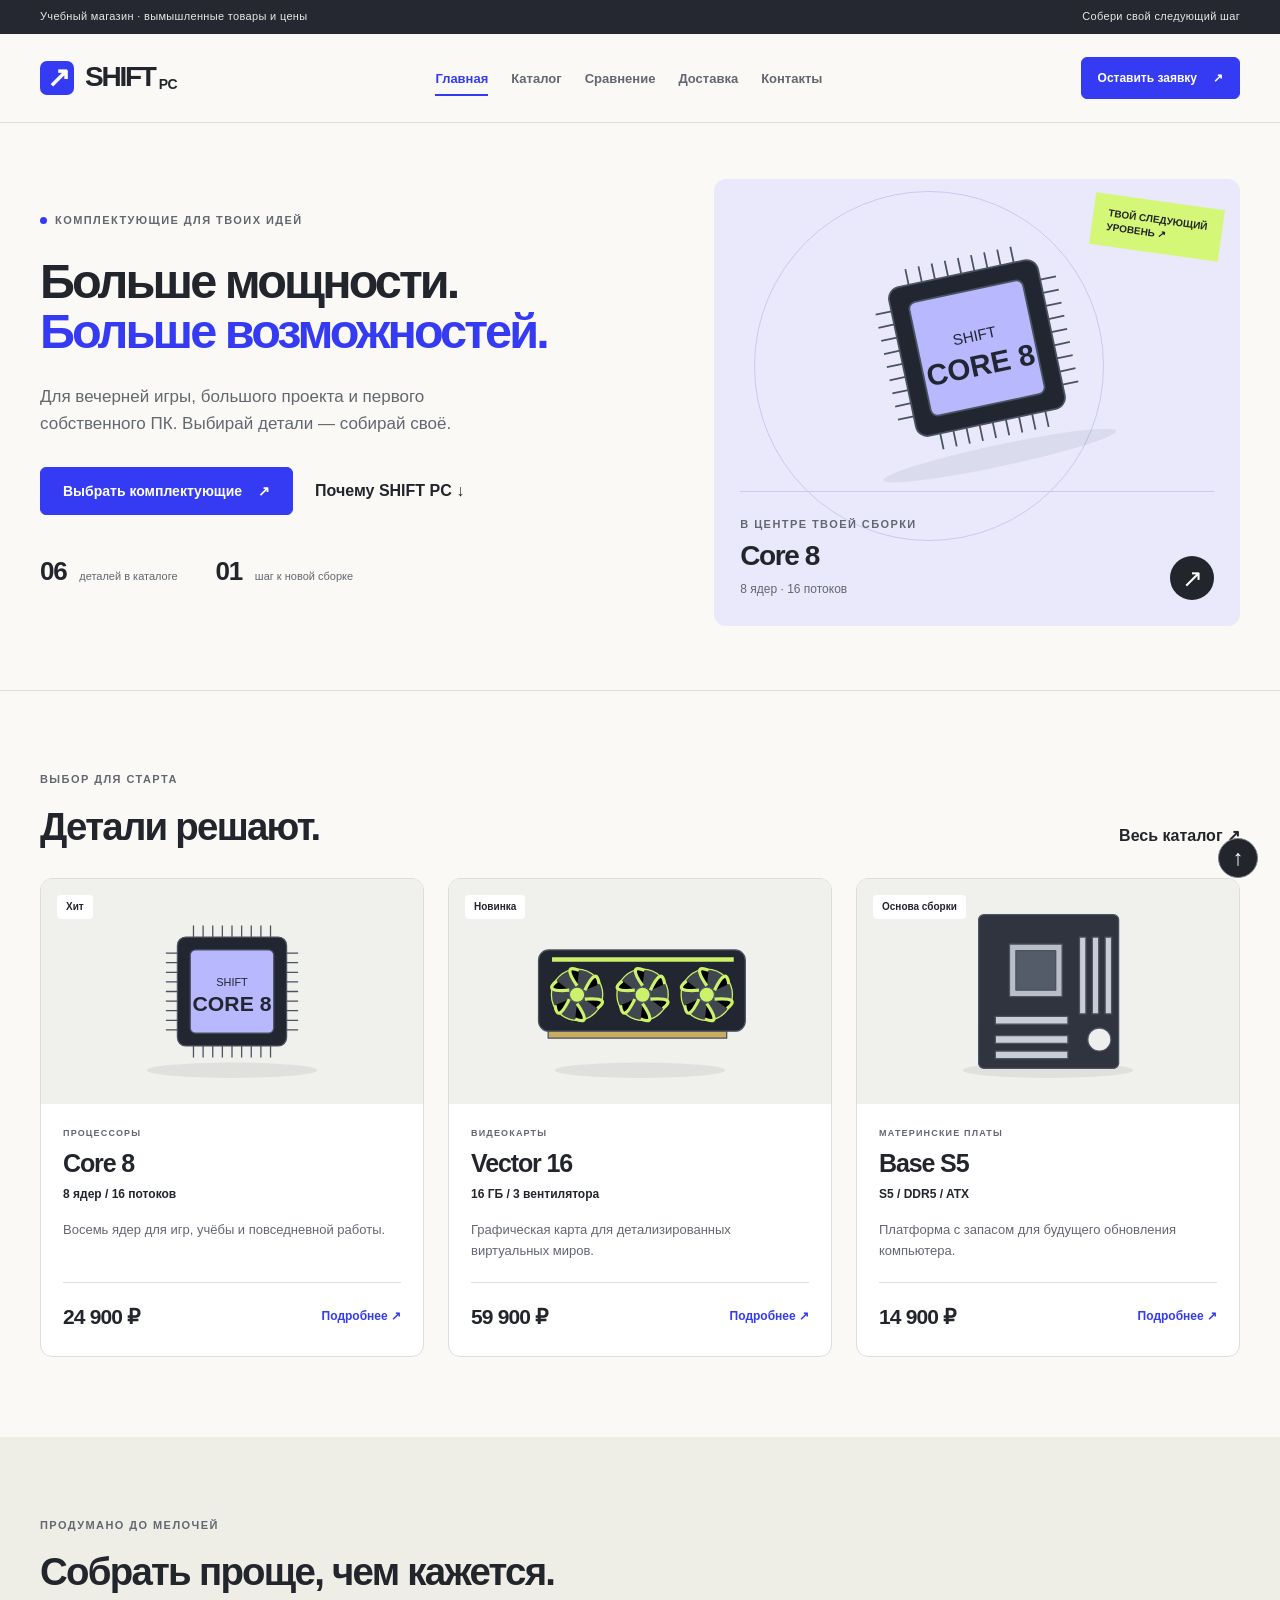
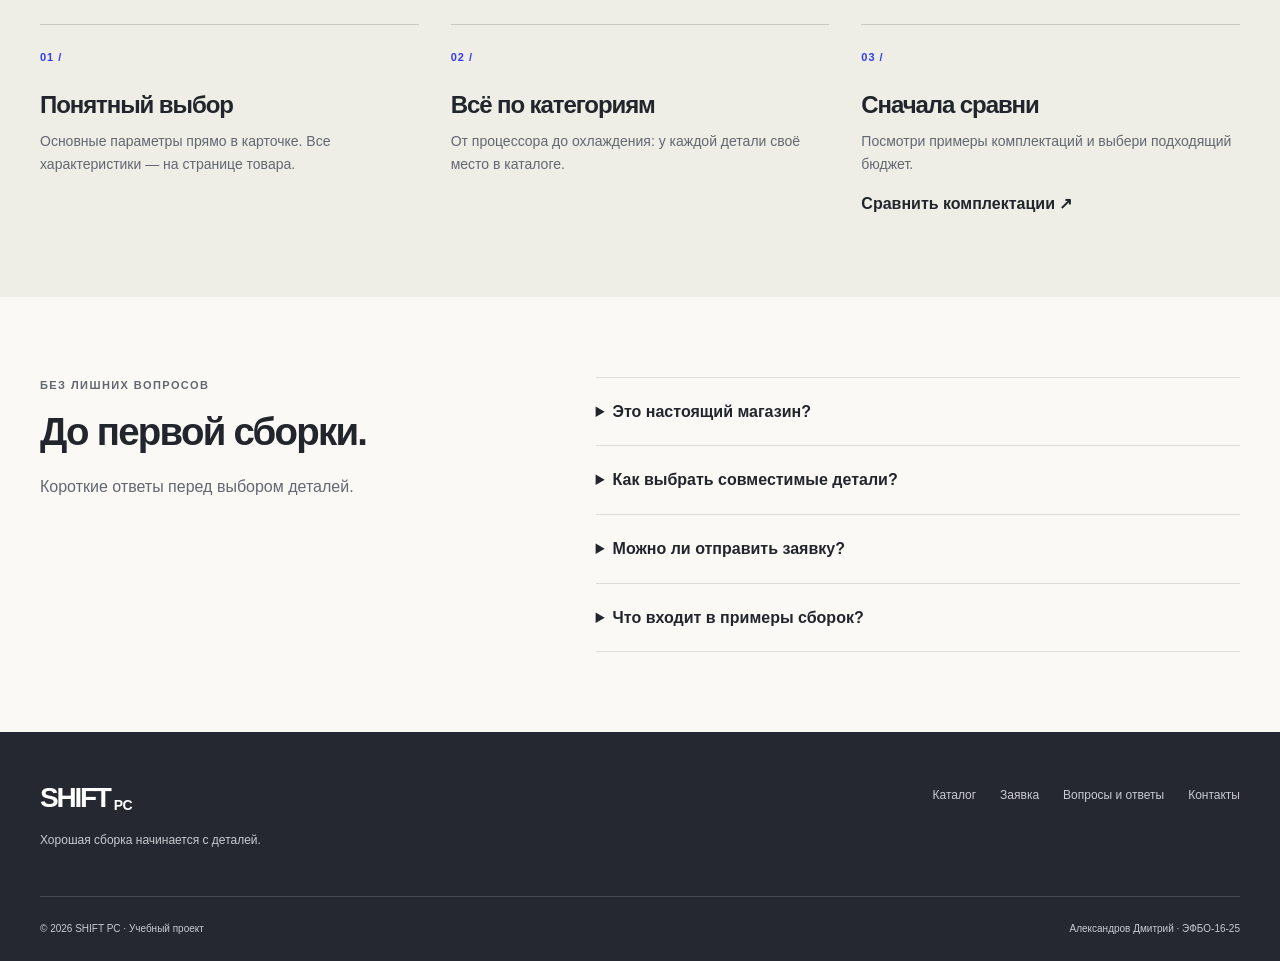
<file: index.html>
<!DOCTYPE html>
<html lang="ru">
  <head>
    <meta charset="UTF-8">
    <meta name="viewport" content="width=device-width, initial-scale=1">
    <meta name="description" content="Учебный каталог SHIFT PC: процессоры, видеокарты, память и другие комплектующие. Выбор деталей, сравнение наборов и форма заявки.">
    <title>
      Комплектующие для твоих идей — SHIFT PC
    </title>
    <link rel="icon" href="images/favicon.svg" type="image/svg+xml">
    <link rel="stylesheet" href="css/style.css">
    <script src="js/main.js" defer>
    </script>
  </head>
  <body id="top">
    <a class="skip-link" href="#main">
      Перейти к содержимому
    </a>
    <div class="notice">
      <div class="container notice__inner">
        <span>
          Учебный магазин · вымышленные товары и цены
        </span>
        <span>
          Собери свой следующий шаг
        </span>
      </div>
    </div>
    <header class="site-header">
      <div class="container site-header__inner">
        <a class="logo" href="index.html" aria-label="SHIFT PC — главная">
          <span class="logo__mark" aria-hidden="true">
            ↗
          </span>
          SHIFT
          <span class="logo__suffix">
            PC
          </span>
        </a>
        <nav class="site-nav" aria-label="Основная навигация">
          <ul class="site-nav__list">
            <li>
              <a class="site-nav__link site-nav__link--active" href="index.html" aria-current="page">
                Главная
              </a>
            </li>
            <li>
              <a class="site-nav__link" href="catalog.html">
                Каталог
              </a>
            </li>
            <li>
              <a class="site-nav__link" href="compare.html">
                Сравнение
              </a>
            </li>
            <li>
              <a class="site-nav__link" href="delivery.html">
                Доставка
              </a>
            </li>
            <li>
              <a class="site-nav__link" href="contacts.html">
                Контакты
              </a>
            </li>
          </ul>
        </nav>
        <a class="button button--small" href="order.html">
          Оставить заявку
          <span aria-hidden="true">
            ↗
          </span>
        </a>
      </div>
    </header>
    <main id="main">
      <section class="hero">
        <div class="container hero__grid">
          <div class="hero__copy">
            <p class="eyebrow">
              <span class="status-dot">
              </span>
              Комплектующие для твоих идей
            </p>
            <h1>
              Больше мощности.
              <br>
              <span>
                Больше возможностей.
              </span>
            </h1>
            <p class="hero__intro">
              Для вечерней игры, большого проекта и первого собственного ПК. Выбирай детали — собирай своё.
            </p>
            <div class="button-row">
              <a class="button" href="catalog.html">
                Выбрать комплектующие
                <span aria-hidden="true">
                  ↗
                </span>
              </a>
              <a class="text-link" href="#advantages">
                Почему SHIFT PC ↓
              </a>
            </div>
            <div class="hero__facts">
              <span>
                <strong>
                  06
                </strong>
                деталей в каталоге
              </span>
              <span>
                <strong>
                  01
                </strong>
                шаг к новой сборке
              </span>
            </div>
          </div>
          <div class="hero__visual">
            <div class="hero__orbit">
            </div>
            <span class="hero__sticker">
              ТВОЙ СЛЕДУЮЩИЙ
              <br>
              УРОВЕНЬ ↗
            </span>
            <img src="images/cpu.svg" width="380" height="320" alt="Схематичная иллюстрация процессора SHIFT Core 8">
            <div class="hero__product">
              <div>
                <span class="eyebrow">
                  В центре твоей сборки
                </span>
                <strong>
                  Core 8
                </strong>
                <span>
                  8 ядер · 16 потоков
                </span>
              </div>
              <a href="product.html" class="hero__arrow" aria-label="Посмотреть Core 8">
                ↗
              </a>
            </div>
          </div>
        </div>
      </section>
      <section class="section" id="popular">
        <div class="container">
          <div class="section-heading">
            <div>
              <p class="eyebrow">
                Выбор для старта
              </p>
              <h2>
                Детали решают.
              </h2>
            </div>
            <a class="text-link" href="catalog.html">
              Весь каталог ↗
            </a>
          </div>
          <div class="product-grid">
            <article class="product-card">
              <a class="product-card__visual" href="product.html" tabindex="-1" aria-hidden="true">
                <span class="product-card__badge">
                  Хит
                </span>
                <img src="images/cpu.svg" alt="" width="380" height="320" loading="lazy">
              </a>
              <div class="product-card__body">
                <p class="eyebrow">
                  Процессоры
                </p>
                <h3 class="product-card__title">
                  <a href="product.html">
                    Core 8
                  </a>
                </h3>
                <p class="product-card__spec">
                  8 ядер / 16 потоков
                </p>
                <p>
                  Восемь ядер для игр, учёбы и повседневной работы.
                </p>
                <div class="product-card__bottom">
                  <strong>
                    24 900 ₽
                  </strong>
                  <a class="product-card__link" href="product.html" aria-label="Подробнее о Core 8">
                    Подробнее
                    <span aria-hidden="true">
                      ↗
                    </span>
                  </a>
                </div>
              </div>
            </article>
            <article class="product-card">
              <a class="product-card__visual" href="product-gpu.html" tabindex="-1" aria-hidden="true">
                <span class="product-card__badge">
                  Новинка
                </span>
                <img src="images/gpu.svg" alt="" width="380" height="320" loading="lazy">
              </a>
              <div class="product-card__body">
                <p class="eyebrow">
                  Видеокарты
                </p>
                <h3 class="product-card__title">
                  <a href="product-gpu.html">
                    Vector 16
                  </a>
                </h3>
                <p class="product-card__spec">
                  16 ГБ / 3 вентилятора
                </p>
                <p>
                  Графическая карта для детализированных виртуальных миров.
                </p>
                <div class="product-card__bottom">
                  <strong>
                    59 900 ₽
                  </strong>
                  <a class="product-card__link" href="product-gpu.html" aria-label="Подробнее о Vector 16">
                    Подробнее
                    <span aria-hidden="true">
                      ↗
                    </span>
                  </a>
                </div>
              </div>
            </article>
            <article class="product-card">
              <a class="product-card__visual" href="product-board.html" tabindex="-1" aria-hidden="true">
                <span class="product-card__badge">
                  Основа сборки
                </span>
                <img src="images/board.svg" alt="" width="380" height="320" loading="lazy">
              </a>
              <div class="product-card__body">
                <p class="eyebrow">
                  Материнские платы
                </p>
                <h3 class="product-card__title">
                  <a href="product-board.html">
                    Base S5
                  </a>
                </h3>
                <p class="product-card__spec">
                  S5 / DDR5 / ATX
                </p>
                <p>
                  Платформа с запасом для будущего обновления компьютера.
                </p>
                <div class="product-card__bottom">
                  <strong>
                    14 900 ₽
                  </strong>
                  <a class="product-card__link" href="product-board.html" aria-label="Подробнее о Base S5">
                    Подробнее
                    <span aria-hidden="true">
                      ↗
                    </span>
                  </a>
                </div>
              </div>
            </article>
          </div>
        </div>
      </section>
      <section class="section section--tint" id="advantages">
        <div class="container">
          <div class="section-heading">
            <div>
              <p class="eyebrow">
                Продумано до мелочей
              </p>
              <h2>
                Собрать проще, чем кажется.
              </h2>
            </div>
          </div>
          <div class="benefit-grid">
            <article class="benefit">
              <span class="benefit__number">
                01 /
              </span>
              <h3>
                Понятный выбор
              </h3>
              <p>
                Основные параметры прямо в карточке. Все характеристики — на странице товара.
              </p>
            </article>
            <article class="benefit">
              <span class="benefit__number">
                02 /
              </span>
              <h3>
                Всё по категориям
              </h3>
              <p>
                От процессора до охлаждения: у каждой детали своё место в каталоге.
              </p>
            </article>
            <article class="benefit">
              <span class="benefit__number">
                03 /
              </span>
              <h3>
                Сначала сравни
              </h3>
              <p>
                Посмотри примеры комплектаций и выбери подходящий бюджет.
              </p>
              <a href="compare.html" class="text-link">
                Сравнить комплектации ↗
              </a>
            </article>
          </div>
        </div>
      </section>
      <section class="section" id="faq">
        <div class="container faq-layout">
          <div>
            <p class="eyebrow">
              Без лишних вопросов
            </p>
            <h2>
              До первой сборки.
            </h2>
            <p class="muted">
              Короткие ответы перед выбором деталей.
            </p>
          </div>
          <div class="faq">
            <details class="faq__item">
              <summary>
                Это настоящий магазин?
              </summary>
              <p>
                Нет. SHIFT PC — учебный HTML/CSS-проект. Модели, характеристики, цены и условия придуманы для демонстрации. Покупка и оплата недоступны.
              </p>
            </details>
            <details class="faq__item">
              <summary>
                Как выбрать совместимые детали?
              </summary>
              <p>
                У реальных комплектующих проверяют сокет, тип памяти, габариты и требования к питанию по документации производителей. В нашем примере Core 8, Base S5 и Air Tower используют условную платформу S5.
              </p>
            </details>
            <details class="faq__item">
              <summary>
                Можно ли отправить заявку?
              </summary>
              <p>
                Можно пройти учебный сценарий: заполнить форму вымышленными данными и увидеть результат. Реальной отправки менеджеру нет.
              </p>
            </details>
            <details class="faq__item">
              <summary>
                Что входит в примеры сборок?
              </summary>
              <p>
                На странице сравнения показаны наборы из нашего каталога. Корпус и блок питания в них не включены, поэтому это не готовые компьютеры.
              </p>
            </details>
          </div>
        </div>
      </section>
    </main>
    <footer class="site-footer">
      <div class="container">
        <div class="site-footer__top">
          <div>
            <a class="logo logo--light" href="index.html">
              SHIFT
              <span class="logo__suffix">
                PC
              </span>
            </a>
            <p>
              Хорошая сборка начинается с деталей.
            </p>
          </div>
          <nav aria-label="Навигация в подвале">
            <a href="catalog.html">
              Каталог
            </a>
            <a href="order.html">
              Заявка
            </a>
            <a href="index.html#faq">
              Вопросы и ответы
            </a>
            <a href="contacts.html">
              Контакты
            </a>
          </nav>
        </div>
        <div class="site-footer__bottom">
          <span>
            © 2026 SHIFT PC · Учебный проект
          </span>
          <span>
            Александров Дмитрий · ЭФБО-16-25
          </span>
        </div>
      </div>
    </footer>
    <a class="back-top" href="#top" aria-label="Наверх">
      ↑
    </a>
    <dialog class="info-dialog" id="info-dialog" aria-labelledby="dialog-title">
      <div class="info-dialog__head">
        <p class="eyebrow">
          Перед оформлением
        </p>
        <button class="icon-button" type="button" data-close-dialog aria-label="Закрыть окно">
          ×
        </button>
      </div>
      <h2 id="dialog-title">
        Как работает заявка
      </h2>
      <p>
        Выберите товар и заполните форму. В этом учебном проекте браузер проверяет поля и открывает страницу демонстрационного результата.
      </p>
      <p>
        <strong>
          Заказ не создаётся, данные не отправляются менеджеру.
        </strong>
        Используйте только вымышленные данные.
      </p>
      <a class="button" href="order.html">
        Перейти к форме
      </a>
    </dialog>
  </body>
</html>
</file>
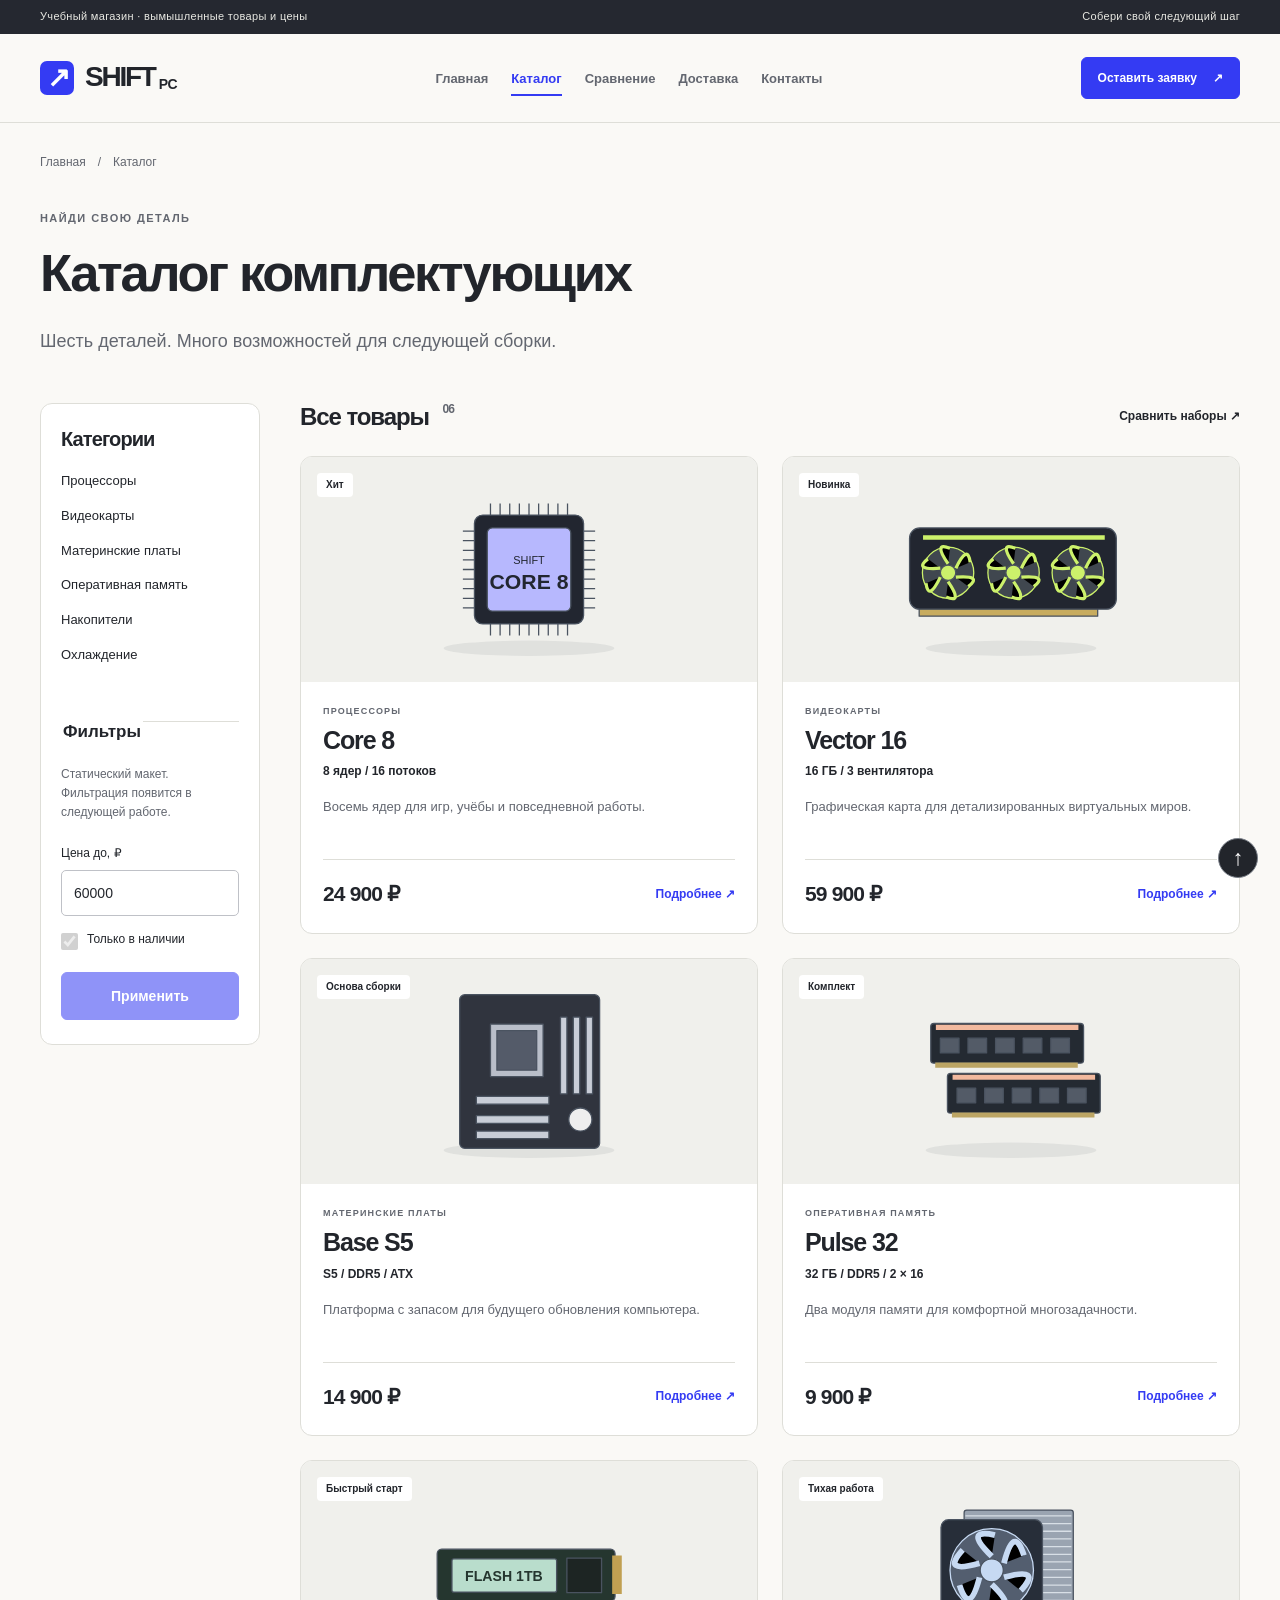
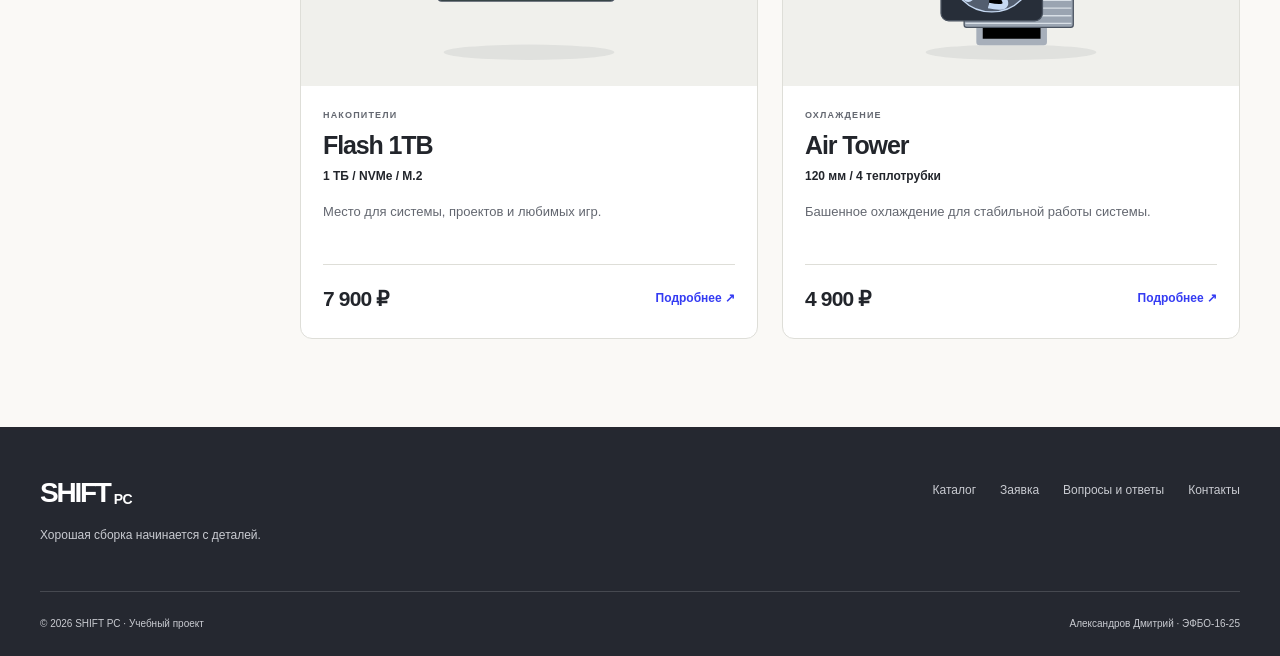
<file: catalog.html>
<!DOCTYPE html>
<html lang="ru">
  <head>
    <meta charset="UTF-8">
    <meta name="viewport" content="width=device-width, initial-scale=1">
    <meta name="description" content="Каталог шести учебных моделей комплектующих SHIFT PC с категориями, ценами и характеристиками.">
    <title>
      Каталог — SHIFT PC
    </title>
    <link rel="icon" href="images/favicon.svg" type="image/svg+xml">
    <link rel="stylesheet" href="css/style.css">
    <script src="js/main.js" defer>
    </script>
  </head>
  <body id="top">
    <a class="skip-link" href="#main">
      Перейти к содержимому
    </a>
    <div class="notice">
      <div class="container notice__inner">
        <span>
          Учебный магазин · вымышленные товары и цены
        </span>
        <span>
          Собери свой следующий шаг
        </span>
      </div>
    </div>
    <header class="site-header">
      <div class="container site-header__inner">
        <a class="logo" href="index.html" aria-label="SHIFT PC — главная">
          <span class="logo__mark" aria-hidden="true">
            ↗
          </span>
          SHIFT
          <span class="logo__suffix">
            PC
          </span>
        </a>
        <nav class="site-nav" aria-label="Основная навигация">
          <ul class="site-nav__list">
            <li>
              <a class="site-nav__link" href="index.html">
                Главная
              </a>
            </li>
            <li>
              <a class="site-nav__link site-nav__link--active" href="catalog.html" aria-current="page">
                Каталог
              </a>
            </li>
            <li>
              <a class="site-nav__link" href="compare.html">
                Сравнение
              </a>
            </li>
            <li>
              <a class="site-nav__link" href="delivery.html">
                Доставка
              </a>
            </li>
            <li>
              <a class="site-nav__link" href="contacts.html">
                Контакты
              </a>
            </li>
          </ul>
        </nav>
        <a class="button button--small" href="order.html">
          Оставить заявку
          <span aria-hidden="true">
            ↗
          </span>
        </a>
      </div>
    </header>
    <main id="main">
      <div class="container page">
        <nav class="breadcrumbs" aria-label="Хлебные крошки">
          <a href="index.html">
            Главная
          </a>
          <span aria-hidden="true">
            /
          </span>
          <span aria-current="page">
            Каталог
          </span>
        </nav>
        <div class="page-heading">
          <p class="eyebrow">
            Найди свою деталь
          </p>
          <h1>
            Каталог комплектующих
          </h1>
          <p>
            Шесть деталей. Много возможностей для следующей сборки.
          </p>
        </div>
        <div class="catalog-layout">
          <aside class="catalog-sidebar">
            <h2>
              Категории
            </h2>
            <nav aria-label="Категории каталога">
              <a href="#cpu">
                Процессоры
              </a>
              <a href="#gpu">
                Видеокарты
              </a>
              <a href="#board">
                Материнские платы
              </a>
              <a href="#ram">
                Оперативная память
              </a>
              <a href="#ssd">
                Накопители
              </a>
              <a href="#cooler">
                Охлаждение
              </a>
            </nav>
            <fieldset class="filter">
              <legend>
                Фильтры
              </legend>
              <p id="filter-help" class="muted">
                Статический макет. Фильтрация появится в следующей работе.
              </p>
              <label for="price-filter">
                Цена до, ₽
              </label>
              <input id="price-filter" type="number" value="60000" disabled aria-describedby="filter-help">
              <label class="checkbox" for="stock-filter">
                <input id="stock-filter" type="checkbox" checked disabled>
                Только в наличии
              </label>
              <button class="button button--disabled" type="button" disabled>
                Применить
              </button>
            </fieldset>
          </aside>
          <section aria-labelledby="catalog-title">
            <div class="catalog-toolbar">
              <h2 id="catalog-title">
                Все товары
                <span class="count">
                  06
                </span>
              </h2>
              <a href="compare.html" class="text-link">
                Сравнить наборы ↗
              </a>
            </div>
            <div class="product-grid product-grid--catalog">
              <div class="category-anchor" id="cpu">
                <article class="product-card">
                  <a class="product-card__visual" href="product.html" tabindex="-1" aria-hidden="true">
                    <span class="product-card__badge">
                      Хит
                    </span>
                    <img src="images/cpu.svg" alt="" width="380" height="320" loading="lazy">
                  </a>
                  <div class="product-card__body">
                    <p class="eyebrow">
                      Процессоры
                    </p>
                    <h3 class="product-card__title">
                      <a href="product.html">
                        Core 8
                      </a>
                    </h3>
                    <p class="product-card__spec">
                      8 ядер / 16 потоков
                    </p>
                    <p>
                      Восемь ядер для игр, учёбы и повседневной работы.
                    </p>
                    <div class="product-card__bottom">
                      <strong>
                        24 900 ₽
                      </strong>
                      <a class="product-card__link" href="product.html" aria-label="Подробнее о Core 8">
                        Подробнее
                        <span aria-hidden="true">
                          ↗
                        </span>
                      </a>
                    </div>
                  </div>
                </article>
              </div>
              <div class="category-anchor" id="gpu">
                <article class="product-card">
                  <a class="product-card__visual" href="product-gpu.html" tabindex="-1" aria-hidden="true">
                    <span class="product-card__badge">
                      Новинка
                    </span>
                    <img src="images/gpu.svg" alt="" width="380" height="320" loading="lazy">
                  </a>
                  <div class="product-card__body">
                    <p class="eyebrow">
                      Видеокарты
                    </p>
                    <h3 class="product-card__title">
                      <a href="product-gpu.html">
                        Vector 16
                      </a>
                    </h3>
                    <p class="product-card__spec">
                      16 ГБ / 3 вентилятора
                    </p>
                    <p>
                      Графическая карта для детализированных виртуальных миров.
                    </p>
                    <div class="product-card__bottom">
                      <strong>
                        59 900 ₽
                      </strong>
                      <a class="product-card__link" href="product-gpu.html" aria-label="Подробнее о Vector 16">
                        Подробнее
                        <span aria-hidden="true">
                          ↗
                        </span>
                      </a>
                    </div>
                  </div>
                </article>
              </div>
              <div class="category-anchor" id="board">
                <article class="product-card">
                  <a class="product-card__visual" href="product-board.html" tabindex="-1" aria-hidden="true">
                    <span class="product-card__badge">
                      Основа сборки
                    </span>
                    <img src="images/board.svg" alt="" width="380" height="320" loading="lazy">
                  </a>
                  <div class="product-card__body">
                    <p class="eyebrow">
                      Материнские платы
                    </p>
                    <h3 class="product-card__title">
                      <a href="product-board.html">
                        Base S5
                      </a>
                    </h3>
                    <p class="product-card__spec">
                      S5 / DDR5 / ATX
                    </p>
                    <p>
                      Платформа с запасом для будущего обновления компьютера.
                    </p>
                    <div class="product-card__bottom">
                      <strong>
                        14 900 ₽
                      </strong>
                      <a class="product-card__link" href="product-board.html" aria-label="Подробнее о Base S5">
                        Подробнее
                        <span aria-hidden="true">
                          ↗
                        </span>
                      </a>
                    </div>
                  </div>
                </article>
              </div>
              <div class="category-anchor" id="ram">
                <article class="product-card">
                  <a class="product-card__visual" href="product-ram.html" tabindex="-1" aria-hidden="true">
                    <span class="product-card__badge">
                      Комплект
                    </span>
                    <img src="images/ram.svg" alt="" width="380" height="320" loading="lazy">
                  </a>
                  <div class="product-card__body">
                    <p class="eyebrow">
                      Оперативная память
                    </p>
                    <h3 class="product-card__title">
                      <a href="product-ram.html">
                        Pulse 32
                      </a>
                    </h3>
                    <p class="product-card__spec">
                      32 ГБ / DDR5 / 2 × 16
                    </p>
                    <p>
                      Два модуля памяти для комфортной многозадачности.
                    </p>
                    <div class="product-card__bottom">
                      <strong>
                        9 900 ₽
                      </strong>
                      <a class="product-card__link" href="product-ram.html" aria-label="Подробнее о Pulse 32">
                        Подробнее
                        <span aria-hidden="true">
                          ↗
                        </span>
                      </a>
                    </div>
                  </div>
                </article>
              </div>
              <div class="category-anchor" id="ssd">
                <article class="product-card">
                  <a class="product-card__visual" href="product-ssd.html" tabindex="-1" aria-hidden="true">
                    <span class="product-card__badge">
                      Быстрый старт
                    </span>
                    <img src="images/ssd.svg" alt="" width="380" height="320" loading="lazy">
                  </a>
                  <div class="product-card__body">
                    <p class="eyebrow">
                      Накопители
                    </p>
                    <h3 class="product-card__title">
                      <a href="product-ssd.html">
                        Flash 1TB
                      </a>
                    </h3>
                    <p class="product-card__spec">
                      1 ТБ / NVMe / M.2
                    </p>
                    <p>
                      Место для системы, проектов и любимых игр.
                    </p>
                    <div class="product-card__bottom">
                      <strong>
                        7 900 ₽
                      </strong>
                      <a class="product-card__link" href="product-ssd.html" aria-label="Подробнее о Flash 1TB">
                        Подробнее
                        <span aria-hidden="true">
                          ↗
                        </span>
                      </a>
                    </div>
                  </div>
                </article>
              </div>
              <div class="category-anchor" id="cooler">
                <article class="product-card">
                  <a class="product-card__visual" href="product-cooler.html" tabindex="-1" aria-hidden="true">
                    <span class="product-card__badge">
                      Тихая работа
                    </span>
                    <img src="images/cooler.svg" alt="" width="380" height="320" loading="lazy">
                  </a>
                  <div class="product-card__body">
                    <p class="eyebrow">
                      Охлаждение
                    </p>
                    <h3 class="product-card__title">
                      <a href="product-cooler.html">
                        Air Tower
                      </a>
                    </h3>
                    <p class="product-card__spec">
                      120 мм / 4 теплотрубки
                    </p>
                    <p>
                      Башенное охлаждение для стабильной работы системы.
                    </p>
                    <div class="product-card__bottom">
                      <strong>
                        4 900 ₽
                      </strong>
                      <a class="product-card__link" href="product-cooler.html" aria-label="Подробнее о Air Tower">
                        Подробнее
                        <span aria-hidden="true">
                          ↗
                        </span>
                      </a>
                    </div>
                  </div>
                </article>
              </div>
            </div>
          </section>
        </div>
      </div>
    </main>
    <footer class="site-footer">
      <div class="container">
        <div class="site-footer__top">
          <div>
            <a class="logo logo--light" href="index.html">
              SHIFT
              <span class="logo__suffix">
                PC
              </span>
            </a>
            <p>
              Хорошая сборка начинается с деталей.
            </p>
          </div>
          <nav aria-label="Навигация в подвале">
            <a href="catalog.html">
              Каталог
            </a>
            <a href="order.html">
              Заявка
            </a>
            <a href="index.html#faq">
              Вопросы и ответы
            </a>
            <a href="contacts.html">
              Контакты
            </a>
          </nav>
        </div>
        <div class="site-footer__bottom">
          <span>
            © 2026 SHIFT PC · Учебный проект
          </span>
          <span>
            Александров Дмитрий · ЭФБО-16-25
          </span>
        </div>
      </div>
    </footer>
    <a class="back-top" href="#top" aria-label="Наверх">
      ↑
    </a>
    <dialog class="info-dialog" id="info-dialog" aria-labelledby="dialog-title">
      <div class="info-dialog__head">
        <p class="eyebrow">
          Перед оформлением
        </p>
        <button class="icon-button" type="button" data-close-dialog aria-label="Закрыть окно">
          ×
        </button>
      </div>
      <h2 id="dialog-title">
        Как работает заявка
      </h2>
      <p>
        Выберите товар и заполните форму. В этом учебном проекте браузер проверяет поля и открывает страницу демонстрационного результата.
      </p>
      <p>
        <strong>
          Заказ не создаётся, данные не отправляются менеджеру.
        </strong>
        Используйте только вымышленные данные.
      </p>
      <a class="button" href="order.html">
        Перейти к форме
      </a>
    </dialog>
  </body>
</html>
</file>
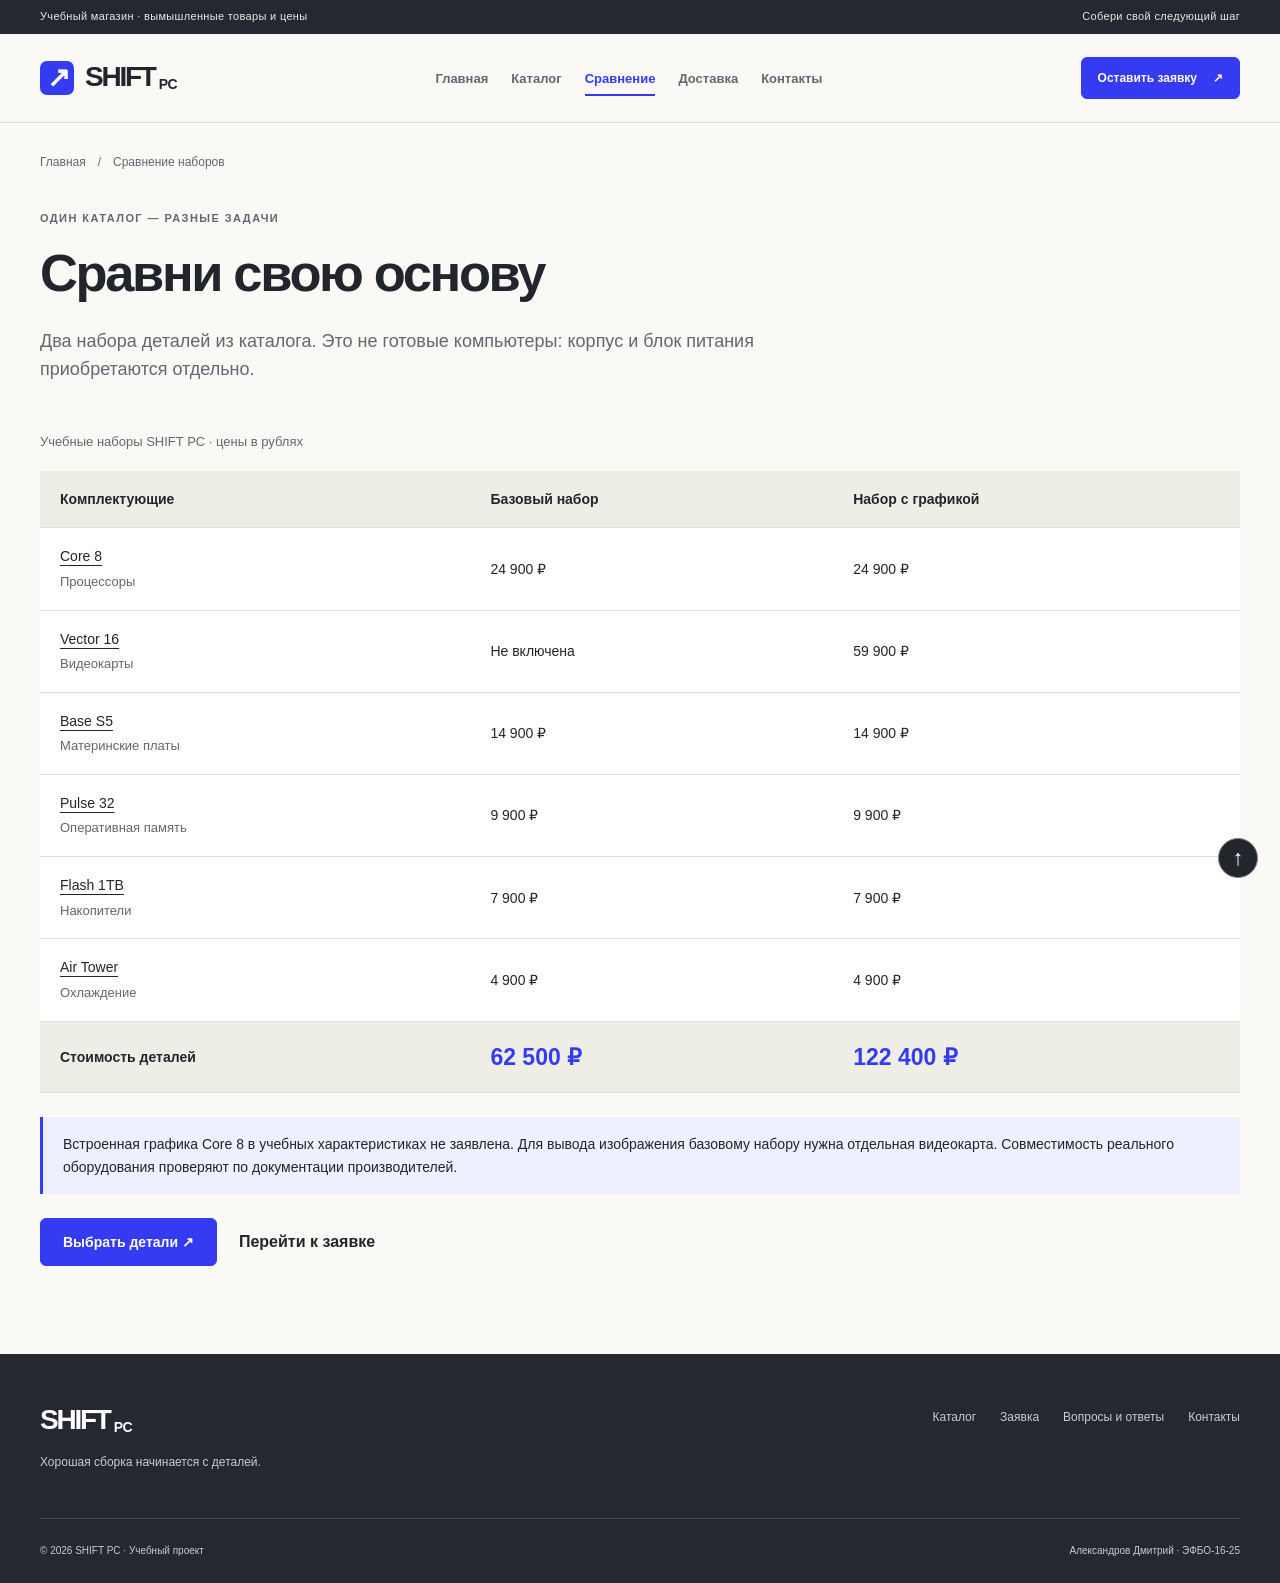
<file: compare.html>
<!DOCTYPE html>
<html lang="ru">
  <head>
    <meta charset="UTF-8">
    <meta name="viewport" content="width=device-width, initial-scale=1">
    <meta name="description" content="Сравнение состава и стоимости двух учебных наборов комплектующих SHIFT PC.">
    <title>
      Сравнение наборов — SHIFT PC
    </title>
    <link rel="icon" href="images/favicon.svg" type="image/svg+xml">
    <link rel="stylesheet" href="css/style.css">
    <script src="js/main.js" defer>
    </script>
  </head>
  <body id="top">
    <a class="skip-link" href="#main">
      Перейти к содержимому
    </a>
    <div class="notice">
      <div class="container notice__inner">
        <span>
          Учебный магазин · вымышленные товары и цены
        </span>
        <span>
          Собери свой следующий шаг
        </span>
      </div>
    </div>
    <header class="site-header">
      <div class="container site-header__inner">
        <a class="logo" href="index.html" aria-label="SHIFT PC — главная">
          <span class="logo__mark" aria-hidden="true">
            ↗
          </span>
          SHIFT
          <span class="logo__suffix">
            PC
          </span>
        </a>
        <nav class="site-nav" aria-label="Основная навигация">
          <ul class="site-nav__list">
            <li>
              <a class="site-nav__link" href="index.html">
                Главная
              </a>
            </li>
            <li>
              <a class="site-nav__link" href="catalog.html">
                Каталог
              </a>
            </li>
            <li>
              <a class="site-nav__link site-nav__link--active" href="compare.html" aria-current="page">
                Сравнение
              </a>
            </li>
            <li>
              <a class="site-nav__link" href="delivery.html">
                Доставка
              </a>
            </li>
            <li>
              <a class="site-nav__link" href="contacts.html">
                Контакты
              </a>
            </li>
          </ul>
        </nav>
        <a class="button button--small" href="order.html">
          Оставить заявку
          <span aria-hidden="true">
            ↗
          </span>
        </a>
      </div>
    </header>
    <main id="main">
      <div class="container page">
        <nav class="breadcrumbs" aria-label="Хлебные крошки">
          <a href="index.html">
            Главная
          </a>
          <span aria-hidden="true">
            /
          </span>
          <span aria-current="page">
            Сравнение наборов
          </span>
        </nav>
        <div class="page-heading">
          <p class="eyebrow">
            Один каталог — разные задачи
          </p>
          <h1>
            Сравни свою основу
          </h1>
          <p>
            Два набора деталей из каталога. Это не готовые компьютеры: корпус и блок питания приобретаются отдельно.
          </p>
        </div>
        <div class="table-scroll" tabindex="0" role="region" aria-label="Сравнение двух наборов комплектующих">
          <table class="spec-table compare-table">
            <caption>
              Учебные наборы SHIFT PC · цены в рублях
            </caption>
            <thead>
              <tr>
                <th scope="col">
                  Комплектующие
                </th>
                <th scope="col">
                  Базовый набор
                </th>
                <th scope="col">
                  Набор с графикой
                </th>
              </tr>
            </thead>
            <tbody>
              <tr>
                <th scope="row">
                  <a href="product.html">
                    Core 8
                  </a>
                  <small>
                    Процессоры
                  </small>
                </th>
                <td>
                  24 900 ₽
                </td>
                <td>
                  24 900 ₽
                </td>
              </tr>
              <tr>
                <th scope="row">
                  <a href="product-gpu.html">
                    Vector 16
                  </a>
                  <small>
                    Видеокарты
                  </small>
                </th>
                <td>
                  Не включена
                </td>
                <td>
                  59 900 ₽
                </td>
              </tr>
              <tr>
                <th scope="row">
                  <a href="product-board.html">
                    Base S5
                  </a>
                  <small>
                    Материнские платы
                  </small>
                </th>
                <td>
                  14 900 ₽
                </td>
                <td>
                  14 900 ₽
                </td>
              </tr>
              <tr>
                <th scope="row">
                  <a href="product-ram.html">
                    Pulse 32
                  </a>
                  <small>
                    Оперативная память
                  </small>
                </th>
                <td>
                  9 900 ₽
                </td>
                <td>
                  9 900 ₽
                </td>
              </tr>
              <tr>
                <th scope="row">
                  <a href="product-ssd.html">
                    Flash 1TB
                  </a>
                  <small>
                    Накопители
                  </small>
                </th>
                <td>
                  7 900 ₽
                </td>
                <td>
                  7 900 ₽
                </td>
              </tr>
              <tr>
                <th scope="row">
                  <a href="product-cooler.html">
                    Air Tower
                  </a>
                  <small>
                    Охлаждение
                  </small>
                </th>
                <td>
                  4 900 ₽
                </td>
                <td>
                  4 900 ₽
                </td>
              </tr>
            </tbody>
            <tfoot>
              <tr>
                <th scope="row">
                  Стоимость деталей
                </th>
                <td>
                  62 500 ₽
                </td>
                <td>
                  122 400 ₽
                </td>
              </tr>
            </tfoot>
          </table>
        </div>
        <p class="callout">
          Встроенная графика Core 8 в учебных характеристиках не заявлена. Для вывода изображения базовому набору нужна отдельная видеокарта. Совместимость реального оборудования проверяют по документации производителей.
        </p>
        <div class="button-row">
          <a href="catalog.html" class="button">
            Выбрать детали ↗
          </a>
          <a href="order.html" class="text-link">
            Перейти к заявке
          </a>
        </div>
      </div>
    </main>
    <footer class="site-footer">
      <div class="container">
        <div class="site-footer__top">
          <div>
            <a class="logo logo--light" href="index.html">
              SHIFT
              <span class="logo__suffix">
                PC
              </span>
            </a>
            <p>
              Хорошая сборка начинается с деталей.
            </p>
          </div>
          <nav aria-label="Навигация в подвале">
            <a href="catalog.html">
              Каталог
            </a>
            <a href="order.html">
              Заявка
            </a>
            <a href="index.html#faq">
              Вопросы и ответы
            </a>
            <a href="contacts.html">
              Контакты
            </a>
          </nav>
        </div>
        <div class="site-footer__bottom">
          <span>
            © 2026 SHIFT PC · Учебный проект
          </span>
          <span>
            Александров Дмитрий · ЭФБО-16-25
          </span>
        </div>
      </div>
    </footer>
    <a class="back-top" href="#top" aria-label="Наверх">
      ↑
    </a>
    <dialog class="info-dialog" id="info-dialog" aria-labelledby="dialog-title">
      <div class="info-dialog__head">
        <p class="eyebrow">
          Перед оформлением
        </p>
        <button class="icon-button" type="button" data-close-dialog aria-label="Закрыть окно">
          ×
        </button>
      </div>
      <h2 id="dialog-title">
        Как работает заявка
      </h2>
      <p>
        Выберите товар и заполните форму. В этом учебном проекте браузер проверяет поля и открывает страницу демонстрационного результата.
      </p>
      <p>
        <strong>
          Заказ не создаётся, данные не отправляются менеджеру.
        </strong>
        Используйте только вымышленные данные.
      </p>
      <a class="button" href="order.html">
        Перейти к форме
      </a>
    </dialog>
  </body>
</html>
</file>
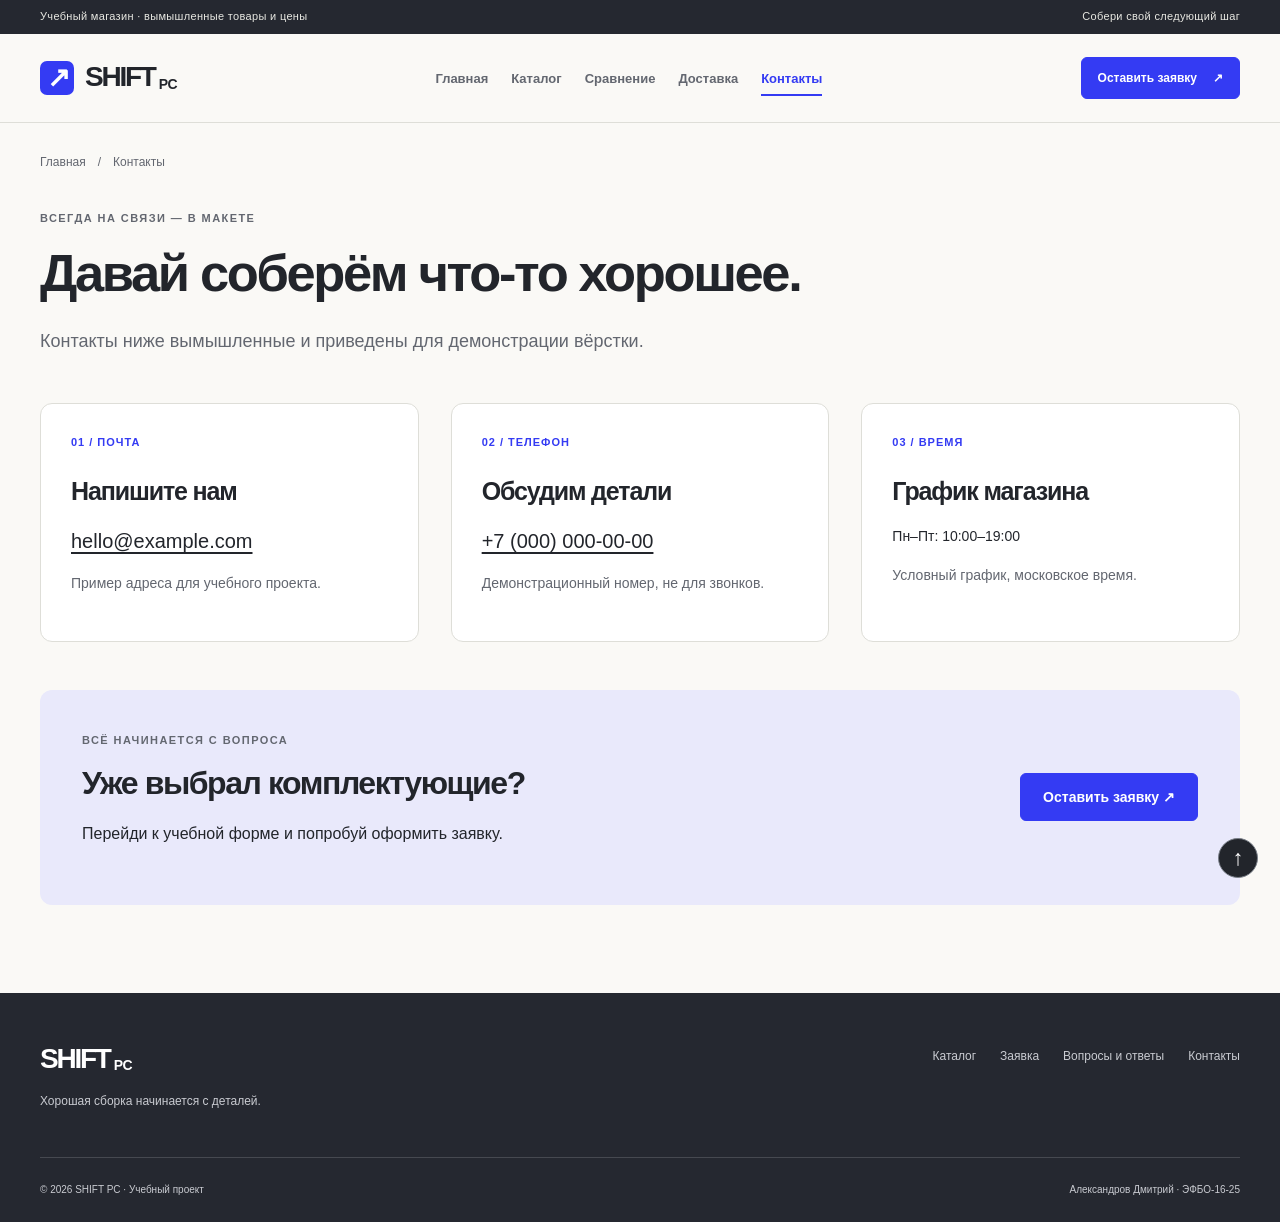
<file: contacts.html>
<!DOCTYPE html>
<html lang="ru">
  <head>
    <meta charset="UTF-8">
    <meta name="viewport" content="width=device-width, initial-scale=1">
    <meta name="description" content="Демонстрационные контакты учебного магазина SHIFT PC и переход к форме заявки.">
    <title>
      Контакты — SHIFT PC
    </title>
    <link rel="icon" href="images/favicon.svg" type="image/svg+xml">
    <link rel="stylesheet" href="css/style.css">
    <script src="js/main.js" defer>
    </script>
  </head>
  <body id="top">
    <a class="skip-link" href="#main">
      Перейти к содержимому
    </a>
    <div class="notice">
      <div class="container notice__inner">
        <span>
          Учебный магазин · вымышленные товары и цены
        </span>
        <span>
          Собери свой следующий шаг
        </span>
      </div>
    </div>
    <header class="site-header">
      <div class="container site-header__inner">
        <a class="logo" href="index.html" aria-label="SHIFT PC — главная">
          <span class="logo__mark" aria-hidden="true">
            ↗
          </span>
          SHIFT
          <span class="logo__suffix">
            PC
          </span>
        </a>
        <nav class="site-nav" aria-label="Основная навигация">
          <ul class="site-nav__list">
            <li>
              <a class="site-nav__link" href="index.html">
                Главная
              </a>
            </li>
            <li>
              <a class="site-nav__link" href="catalog.html">
                Каталог
              </a>
            </li>
            <li>
              <a class="site-nav__link" href="compare.html">
                Сравнение
              </a>
            </li>
            <li>
              <a class="site-nav__link" href="delivery.html">
                Доставка
              </a>
            </li>
            <li>
              <a class="site-nav__link site-nav__link--active" href="contacts.html" aria-current="page">
                Контакты
              </a>
            </li>
          </ul>
        </nav>
        <a class="button button--small" href="order.html">
          Оставить заявку
          <span aria-hidden="true">
            ↗
          </span>
        </a>
      </div>
    </header>
    <main id="main">
      <div class="container page">
        <nav class="breadcrumbs" aria-label="Хлебные крошки">
          <a href="index.html">
            Главная
          </a>
          <span aria-hidden="true">
            /
          </span>
          <span aria-current="page">
            Контакты
          </span>
        </nav>
        <div class="page-heading">
          <p class="eyebrow">
            Всегда на связи — в макете
          </p>
          <h1>
            Давай соберём что-то хорошее.
          </h1>
          <p>
            Контакты ниже вымышленные и приведены для демонстрации вёрстки.
          </p>
        </div>
        <div class="contact-grid">
          <section class="contact-card">
            <span class="benefit__number">
              01 / ПОЧТА
            </span>
            <h2>
              Напишите нам
            </h2>
            <a href="mailto:hello@example.com">
              hello@example.com
            </a>
            <p class="muted">
              Пример адреса для учебного проекта.
            </p>
          </section>
          <section class="contact-card">
            <span class="benefit__number">
              02 / ТЕЛЕФОН
            </span>
            <h2>
              Обсудим детали
            </h2>
            <a href="tel:+70000000000">
              +7 (000) 000-00-00
            </a>
            <p class="muted">
              Демонстрационный номер, не для звонков.
            </p>
          </section>
          <section class="contact-card">
            <span class="benefit__number">
              03 / ВРЕМЯ
            </span>
            <h2>
              График магазина
            </h2>
            <p>
              Пн–Пт: 10:00–19:00
            </p>
            <p class="muted">
              Условный график, московское время.
            </p>
          </section>
        </div>
        <section class="contact-banner">
          <div>
            <p class="eyebrow">
              Всё начинается с вопроса
            </p>
            <h2>
              Уже выбрал комплектующие?
            </h2>
            <p>
              Перейди к учебной форме и попробуй оформить заявку.
            </p>
          </div>
          <a href="order.html" class="button">
            Оставить заявку ↗
          </a>
        </section>
      </div>
    </main>
    <footer class="site-footer">
      <div class="container">
        <div class="site-footer__top">
          <div>
            <a class="logo logo--light" href="index.html">
              SHIFT
              <span class="logo__suffix">
                PC
              </span>
            </a>
            <p>
              Хорошая сборка начинается с деталей.
            </p>
          </div>
          <nav aria-label="Навигация в подвале">
            <a href="catalog.html">
              Каталог
            </a>
            <a href="order.html">
              Заявка
            </a>
            <a href="index.html#faq">
              Вопросы и ответы
            </a>
            <a href="contacts.html">
              Контакты
            </a>
          </nav>
        </div>
        <div class="site-footer__bottom">
          <span>
            © 2026 SHIFT PC · Учебный проект
          </span>
          <span>
            Александров Дмитрий · ЭФБО-16-25
          </span>
        </div>
      </div>
    </footer>
    <a class="back-top" href="#top" aria-label="Наверх">
      ↑
    </a>
    <dialog class="info-dialog" id="info-dialog" aria-labelledby="dialog-title">
      <div class="info-dialog__head">
        <p class="eyebrow">
          Перед оформлением
        </p>
        <button class="icon-button" type="button" data-close-dialog aria-label="Закрыть окно">
          ×
        </button>
      </div>
      <h2 id="dialog-title">
        Как работает заявка
      </h2>
      <p>
        Выберите товар и заполните форму. В этом учебном проекте браузер проверяет поля и открывает страницу демонстрационного результата.
      </p>
      <p>
        <strong>
          Заказ не создаётся, данные не отправляются менеджеру.
        </strong>
        Используйте только вымышленные данные.
      </p>
      <a class="button" href="order.html">
        Перейти к форме
      </a>
    </dialog>
  </body>
</html>
</file>
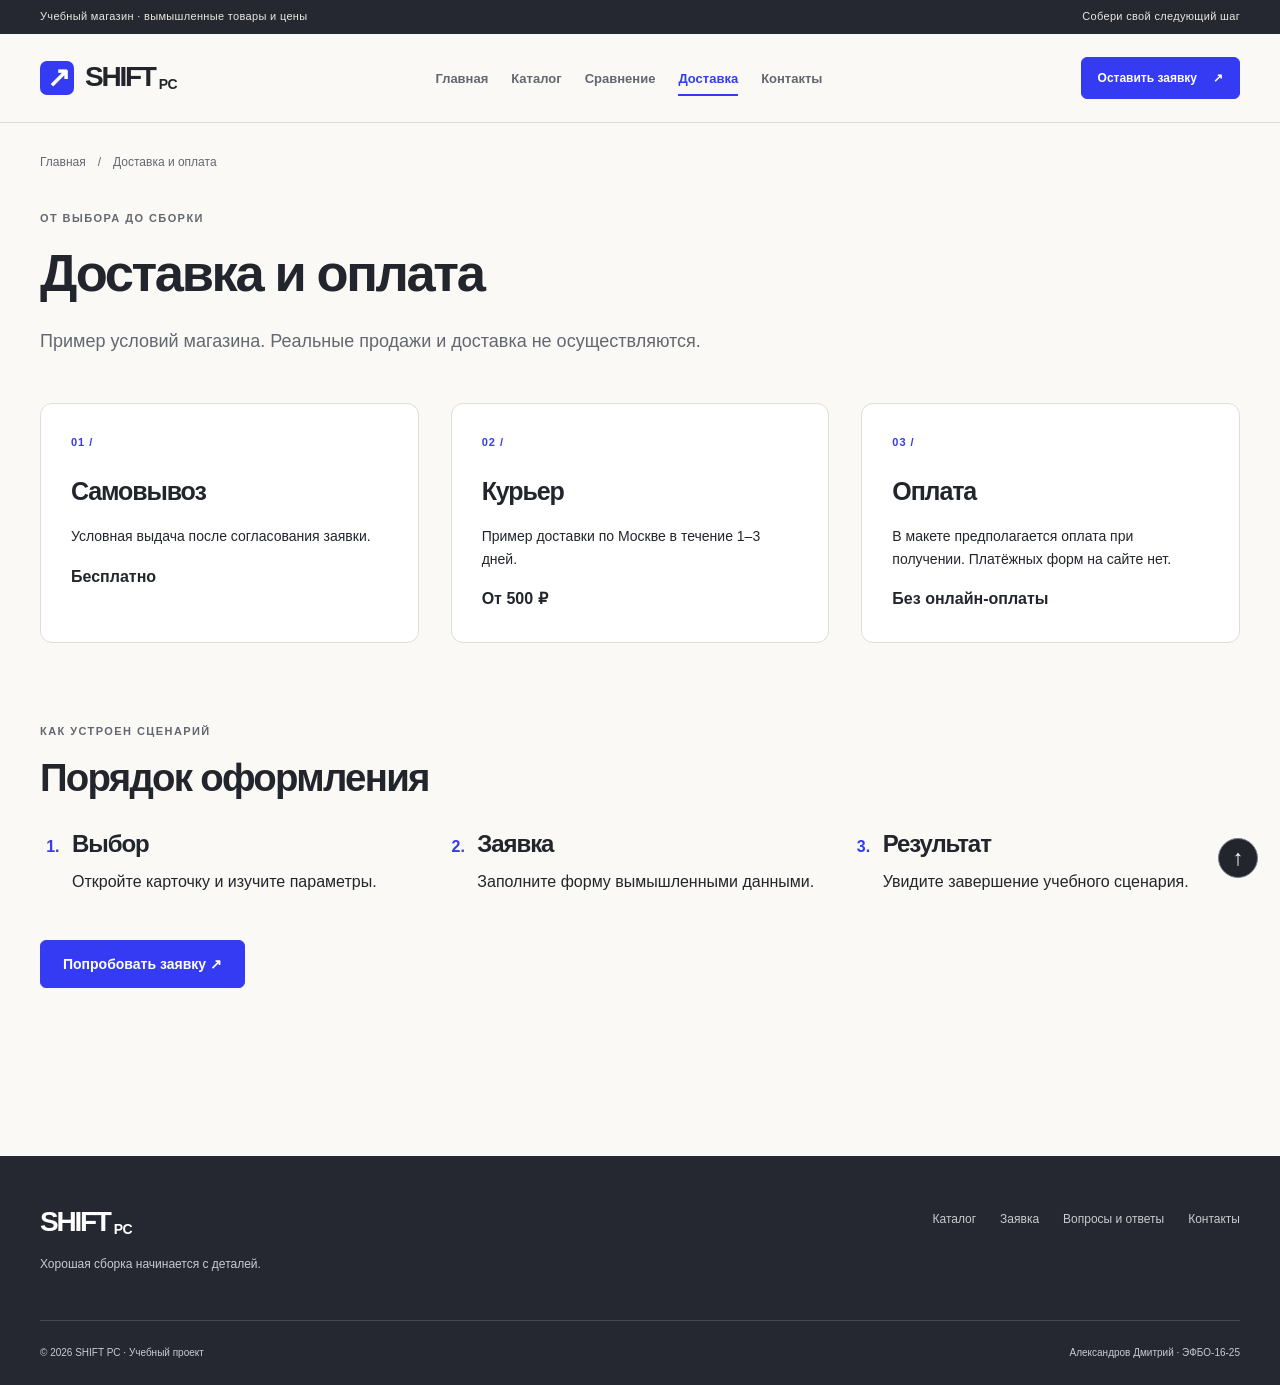
<file: delivery.html>
<!DOCTYPE html>
<html lang="ru">
  <head>
    <meta charset="UTF-8">
    <meta name="viewport" content="width=device-width, initial-scale=1">
    <meta name="description" content="Условные способы доставки, оплаты и порядок оформления заявки в учебном проекте SHIFT PC.">
    <title>
      Доставка и оплата — SHIFT PC
    </title>
    <link rel="icon" href="images/favicon.svg" type="image/svg+xml">
    <link rel="stylesheet" href="css/style.css">
    <script src="js/main.js" defer>
    </script>
  </head>
  <body id="top">
    <a class="skip-link" href="#main">
      Перейти к содержимому
    </a>
    <div class="notice">
      <div class="container notice__inner">
        <span>
          Учебный магазин · вымышленные товары и цены
        </span>
        <span>
          Собери свой следующий шаг
        </span>
      </div>
    </div>
    <header class="site-header">
      <div class="container site-header__inner">
        <a class="logo" href="index.html" aria-label="SHIFT PC — главная">
          <span class="logo__mark" aria-hidden="true">
            ↗
          </span>
          SHIFT
          <span class="logo__suffix">
            PC
          </span>
        </a>
        <nav class="site-nav" aria-label="Основная навигация">
          <ul class="site-nav__list">
            <li>
              <a class="site-nav__link" href="index.html">
                Главная
              </a>
            </li>
            <li>
              <a class="site-nav__link" href="catalog.html">
                Каталог
              </a>
            </li>
            <li>
              <a class="site-nav__link" href="compare.html">
                Сравнение
              </a>
            </li>
            <li>
              <a class="site-nav__link site-nav__link--active" href="delivery.html" aria-current="page">
                Доставка
              </a>
            </li>
            <li>
              <a class="site-nav__link" href="contacts.html">
                Контакты
              </a>
            </li>
          </ul>
        </nav>
        <a class="button button--small" href="order.html">
          Оставить заявку
          <span aria-hidden="true">
            ↗
          </span>
        </a>
      </div>
    </header>
    <main id="main">
      <div class="container page">
        <nav class="breadcrumbs" aria-label="Хлебные крошки">
          <a href="index.html">
            Главная
          </a>
          <span aria-hidden="true">
            /
          </span>
          <span aria-current="page">
            Доставка и оплата
          </span>
        </nav>
        <div class="page-heading">
          <p class="eyebrow">
            От выбора до сборки
          </p>
          <h1>
            Доставка и оплата
          </h1>
          <p>
            Пример условий магазина. Реальные продажи и доставка не осуществляются.
          </p>
        </div>
        <div class="benefit-grid">
          <article class="contact-card">
            <span class="benefit__number">
              01 /
            </span>
            <h2>
              Самовывоз
            </h2>
            <p>
              Условная выдача после согласования заявки.
            </p>
            <strong>
              Бесплатно
            </strong>
          </article>
          <article class="contact-card">
            <span class="benefit__number">
              02 /
            </span>
            <h2>
              Курьер
            </h2>
            <p>
              Пример доставки по Москве в течение 1–3 дней.
            </p>
            <strong>
              От 500 ₽
            </strong>
          </article>
          <article class="contact-card">
            <span class="benefit__number">
              03 /
            </span>
            <h2>
              Оплата
            </h2>
            <p>
              В макете предполагается оплата при получении. Платёжных форм на сайте нет.
            </p>
            <strong>
              Без онлайн-оплаты
            </strong>
          </article>
        </div>
        <section class="section">
          <div class="section-heading">
            <div>
              <p class="eyebrow">
                Как устроен сценарий
              </p>
              <h2>
                Порядок оформления
              </h2>
            </div>
          </div>
          <ol class="process">
            <li>
              <h3>
                Выбор
              </h3>
              <p>
                Откройте карточку и изучите параметры.
              </p>
            </li>
            <li>
              <h3>
                Заявка
              </h3>
              <p>
                Заполните форму вымышленными данными.
              </p>
            </li>
            <li>
              <h3>
                Результат
              </h3>
              <p>
                Увидите завершение учебного сценария.
              </p>
            </li>
          </ol>
          <a href="order.html" class="button">
            Попробовать заявку ↗
          </a>
        </section>
      </div>
    </main>
    <footer class="site-footer">
      <div class="container">
        <div class="site-footer__top">
          <div>
            <a class="logo logo--light" href="index.html">
              SHIFT
              <span class="logo__suffix">
                PC
              </span>
            </a>
            <p>
              Хорошая сборка начинается с деталей.
            </p>
          </div>
          <nav aria-label="Навигация в подвале">
            <a href="catalog.html">
              Каталог
            </a>
            <a href="order.html">
              Заявка
            </a>
            <a href="index.html#faq">
              Вопросы и ответы
            </a>
            <a href="contacts.html">
              Контакты
            </a>
          </nav>
        </div>
        <div class="site-footer__bottom">
          <span>
            © 2026 SHIFT PC · Учебный проект
          </span>
          <span>
            Александров Дмитрий · ЭФБО-16-25
          </span>
        </div>
      </div>
    </footer>
    <a class="back-top" href="#top" aria-label="Наверх">
      ↑
    </a>
    <dialog class="info-dialog" id="info-dialog" aria-labelledby="dialog-title">
      <div class="info-dialog__head">
        <p class="eyebrow">
          Перед оформлением
        </p>
        <button class="icon-button" type="button" data-close-dialog aria-label="Закрыть окно">
          ×
        </button>
      </div>
      <h2 id="dialog-title">
        Как работает заявка
      </h2>
      <p>
        Выберите товар и заполните форму. В этом учебном проекте браузер проверяет поля и открывает страницу демонстрационного результата.
      </p>
      <p>
        <strong>
          Заказ не создаётся, данные не отправляются менеджеру.
        </strong>
        Используйте только вымышленные данные.
      </p>
      <a class="button" href="order.html">
        Перейти к форме
      </a>
    </dialog>
  </body>
</html>
</file>
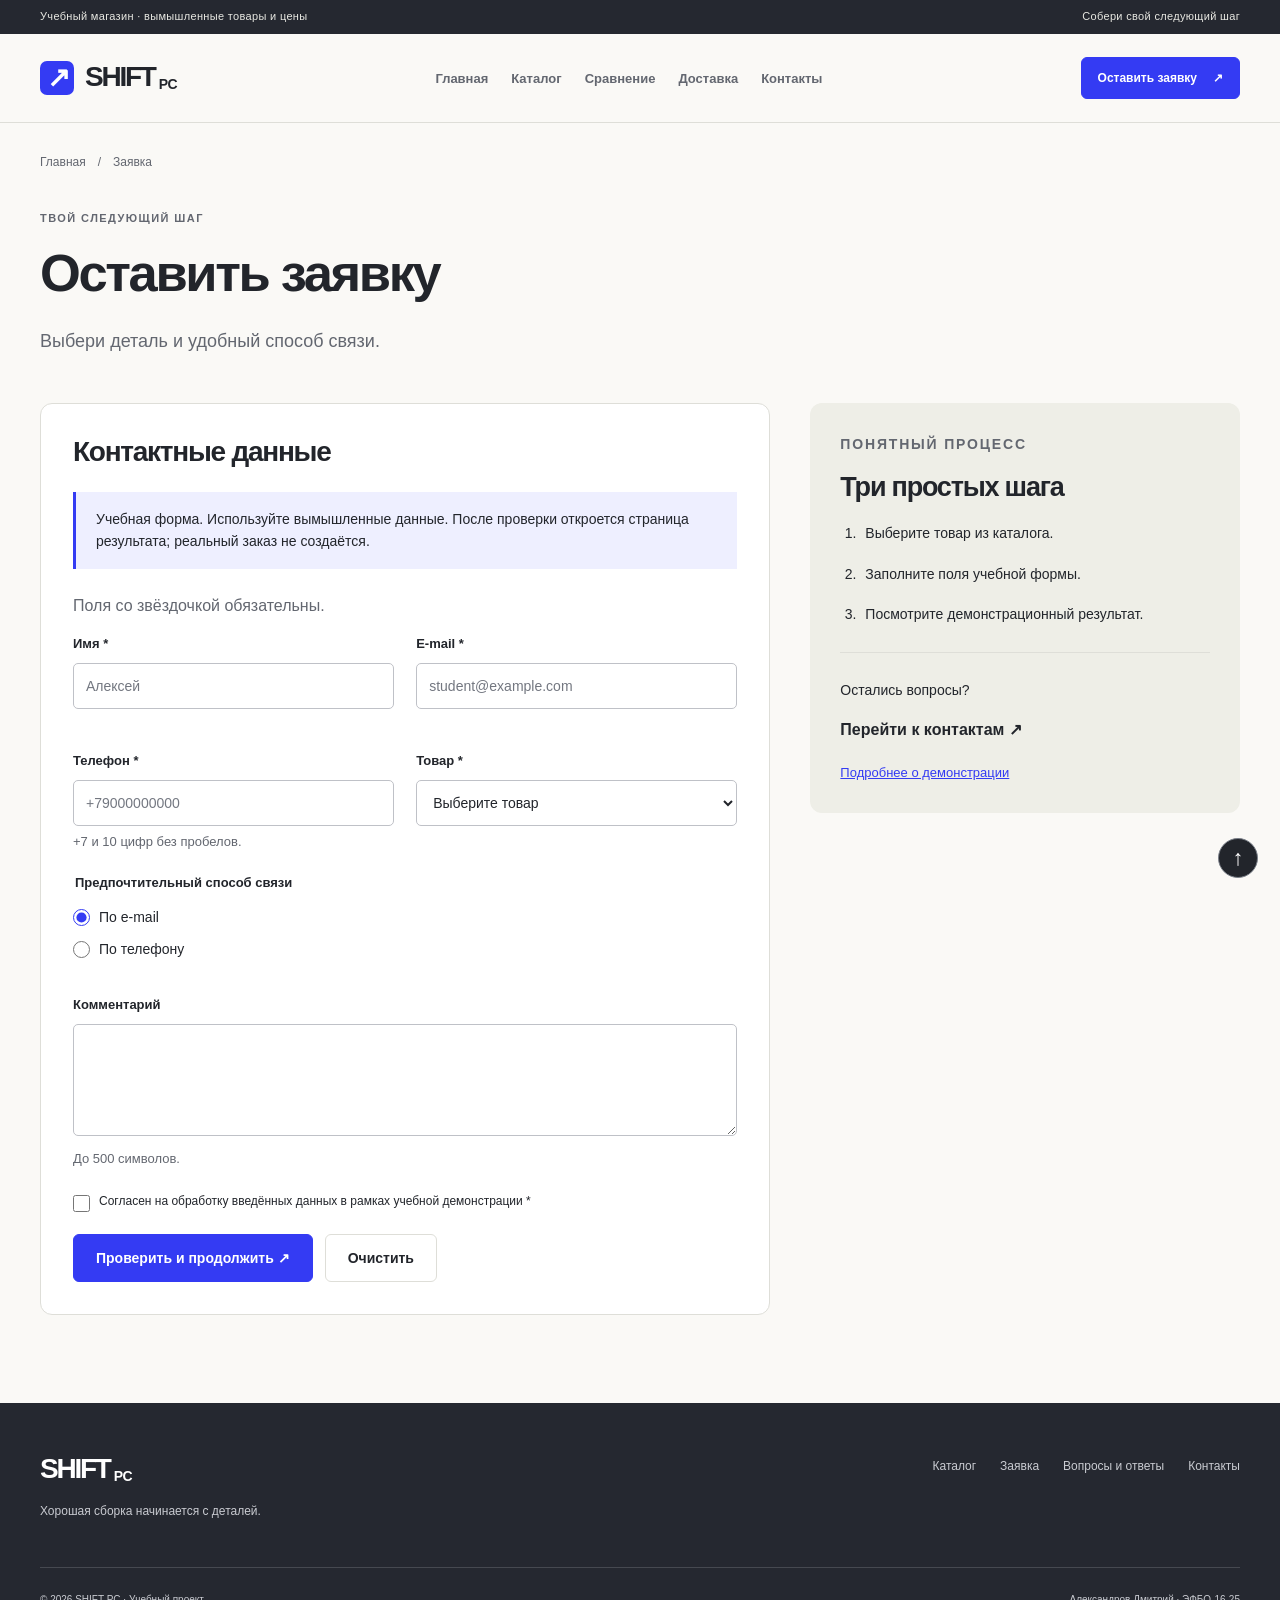
<file: order.html>
<!DOCTYPE html>
<html lang="ru">
  <head>
    <meta charset="UTF-8">
    <meta name="viewport" content="width=device-width, initial-scale=1">
    <meta name="description" content="Учебная форма заявки SHIFT PC: выбор товара, контактные данные и встроенная проверка полей.">
    <title>
      Заявка — SHIFT PC
    </title>
    <link rel="icon" href="images/favicon.svg" type="image/svg+xml">
    <link rel="stylesheet" href="css/style.css">
    <script src="js/main.js" defer>
    </script>
  </head>
  <body id="top">
    <a class="skip-link" href="#main">
      Перейти к содержимому
    </a>
    <div class="notice">
      <div class="container notice__inner">
        <span>
          Учебный магазин · вымышленные товары и цены
        </span>
        <span>
          Собери свой следующий шаг
        </span>
      </div>
    </div>
    <header class="site-header">
      <div class="container site-header__inner">
        <a class="logo" href="index.html" aria-label="SHIFT PC — главная">
          <span class="logo__mark" aria-hidden="true">
            ↗
          </span>
          SHIFT
          <span class="logo__suffix">
            PC
          </span>
        </a>
        <nav class="site-nav" aria-label="Основная навигация">
          <ul class="site-nav__list">
            <li>
              <a class="site-nav__link" href="index.html">
                Главная
              </a>
            </li>
            <li>
              <a class="site-nav__link" href="catalog.html">
                Каталог
              </a>
            </li>
            <li>
              <a class="site-nav__link" href="compare.html">
                Сравнение
              </a>
            </li>
            <li>
              <a class="site-nav__link" href="delivery.html">
                Доставка
              </a>
            </li>
            <li>
              <a class="site-nav__link" href="contacts.html">
                Контакты
              </a>
            </li>
          </ul>
        </nav>
        <a class="button button--small" href="order.html" aria-current="page">
          Оставить заявку
          <span aria-hidden="true">
            ↗
          </span>
        </a>
      </div>
    </header>
    <main id="main">
      <div class="container page">
        <nav class="breadcrumbs" aria-label="Хлебные крошки">
          <a href="index.html">
            Главная
          </a>
          <span aria-hidden="true">
            /
          </span>
          <span aria-current="page">
            Заявка
          </span>
        </nav>
        <div class="page-heading">
          <p class="eyebrow">
            Твой следующий шаг
          </p>
          <h1>
            Оставить заявку
          </h1>
          <p>
            Выбери деталь и удобный способ связи.
          </p>
        </div>
        <div class="order-layout">
          <section class="form-panel" aria-labelledby="form-title">
            <h2 id="form-title">
              Контактные данные
            </h2>
            <p id="demo-note" class="callout">
              Учебная форма. Используйте вымышленные данные. После проверки откроется страница результата; реальный заказ не создаётся.
            </p>
            <p class="muted">
              Поля со звёздочкой обязательны.
            </p>
            <form class="order-form" action="thanks.html" method="get" aria-describedby="demo-note">
              <div class="form-grid">
                <div class="order-form__field">
                  <label for="name">
                    Имя *
                  </label>
                  <input id="name" name="name" type="text" minlength="2" maxlength="50" placeholder="Алексей" required autocomplete="off">
                </div>
                <div class="order-form__field">
                  <label for="email">
                    E-mail *
                  </label>
                  <input id="email" name="email" type="email" placeholder="student@example.com" required autocomplete="off">
                </div>
                <div class="order-form__field">
                  <label for="phone">
                    Телефон *
                  </label>
                  <input id="phone" name="phone" type="tel" placeholder="+79000000000" pattern="\+7[0-9]{10}" title="+7 и 10 цифр без пробелов, например +79000000000" required aria-describedby="phone-hint" autocomplete="off">
                  <small id="phone-hint">
                    +7 и 10 цифр без пробелов.
                  </small>
                </div>
                <div class="order-form__field">
                  <label for="product">
                    Товар *
                  </label>
                  <select id="product" name="product" required>
                    <option value="">
                      Выберите товар
                    </option>
                    <option value="cpu">
                      Core 8 — 24 900 ₽
                    </option>
                    <option value="gpu">
                      Vector 16 — 59 900 ₽
                    </option>
                    <option value="board">
                      Base S5 — 14 900 ₽
                    </option>
                    <option value="ram">
                      Pulse 32 — 9 900 ₽
                    </option>
                    <option value="ssd">
                      Flash 1TB — 7 900 ₽
                    </option>
                    <option value="cooler">
                      Air Tower — 4 900 ₽
                    </option>
                  </select>
                </div>
              </div>
              <fieldset class="contact-method">
                <legend>
                  Предпочтительный способ связи
                </legend>
                <label class="checkbox" for="by-email">
                  <input id="by-email" name="contact" type="radio" value="email" checked>
                  По e-mail
                </label>
                <label class="checkbox" for="by-phone">
                  <input id="by-phone" name="contact" type="radio" value="phone">
                  По телефону
                </label>
              </fieldset>
              <div class="order-form__field">
                <label for="comment">
                  Комментарий
                </label>
                <textarea id="comment" name="comment" rows="4" maxlength="500" placeholder="Например, нужна помощь с подбором деталей" aria-describedby="comment-hint">
                </textarea>
                <small id="comment-hint">
                  До 500 символов.
                </small>
              </div>
              <label class="checkbox checkbox--agreement" for="agreement">
                <input id="agreement" name="agreement" type="checkbox" value="yes" required>
                <span>
                  Согласен на обработку введённых данных в рамках учебной демонстрации *
                </span>
              </label>
              <div class="form-actions">
                <button class="button" type="submit">
                  Проверить и продолжить ↗
                </button>
                <button class="button button--outline" type="reset">
                  Очистить
                </button>
              </div>
            </form>
          </section>
          <aside class="help-card">
            <p class="eyebrow">
              Понятный процесс
            </p>
            <h2>
              Три простых шага
            </h2>
            <ol class="steps">
              <li>
                Выберите товар из каталога.
              </li>
              <li>
                Заполните поля учебной формы.
              </li>
              <li>
                Посмотрите демонстрационный результат.
              </li>
            </ol>
            <hr>
            <p>
              Остались вопросы?
            </p>
            <a class="text-link" href="contacts.html">
              Перейти к контактам ↗
            </a>
            <button class="text-button" data-open-dialog type="button">
              Подробнее о демонстрации
            </button>
          </aside>
        </div>
      </div>
    </main>
    <footer class="site-footer">
      <div class="container">
        <div class="site-footer__top">
          <div>
            <a class="logo logo--light" href="index.html">
              SHIFT
              <span class="logo__suffix">
                PC
              </span>
            </a>
            <p>
              Хорошая сборка начинается с деталей.
            </p>
          </div>
          <nav aria-label="Навигация в подвале">
            <a href="catalog.html">
              Каталог
            </a>
            <a href="order.html">
              Заявка
            </a>
            <a href="index.html#faq">
              Вопросы и ответы
            </a>
            <a href="contacts.html">
              Контакты
            </a>
          </nav>
        </div>
        <div class="site-footer__bottom">
          <span>
            © 2026 SHIFT PC · Учебный проект
          </span>
          <span>
            Александров Дмитрий · ЭФБО-16-25
          </span>
        </div>
      </div>
    </footer>
    <a class="back-top" href="#top" aria-label="Наверх">
      ↑
    </a>
    <dialog class="info-dialog" id="info-dialog" aria-labelledby="dialog-title">
      <div class="info-dialog__head">
        <p class="eyebrow">
          Перед оформлением
        </p>
        <button class="icon-button" type="button" data-close-dialog aria-label="Закрыть окно">
          ×
        </button>
      </div>
      <h2 id="dialog-title">
        Как работает заявка
      </h2>
      <p>
        Выберите товар и заполните форму. В этом учебном проекте браузер проверяет поля и открывает страницу демонстрационного результата.
      </p>
      <p>
        <strong>
          Заказ не создаётся, данные не отправляются менеджеру.
        </strong>
        Используйте только вымышленные данные.
      </p>
      <a class="button" href="order.html">
        Перейти к форме
      </a>
    </dialog>
  </body>
</html>
</file>
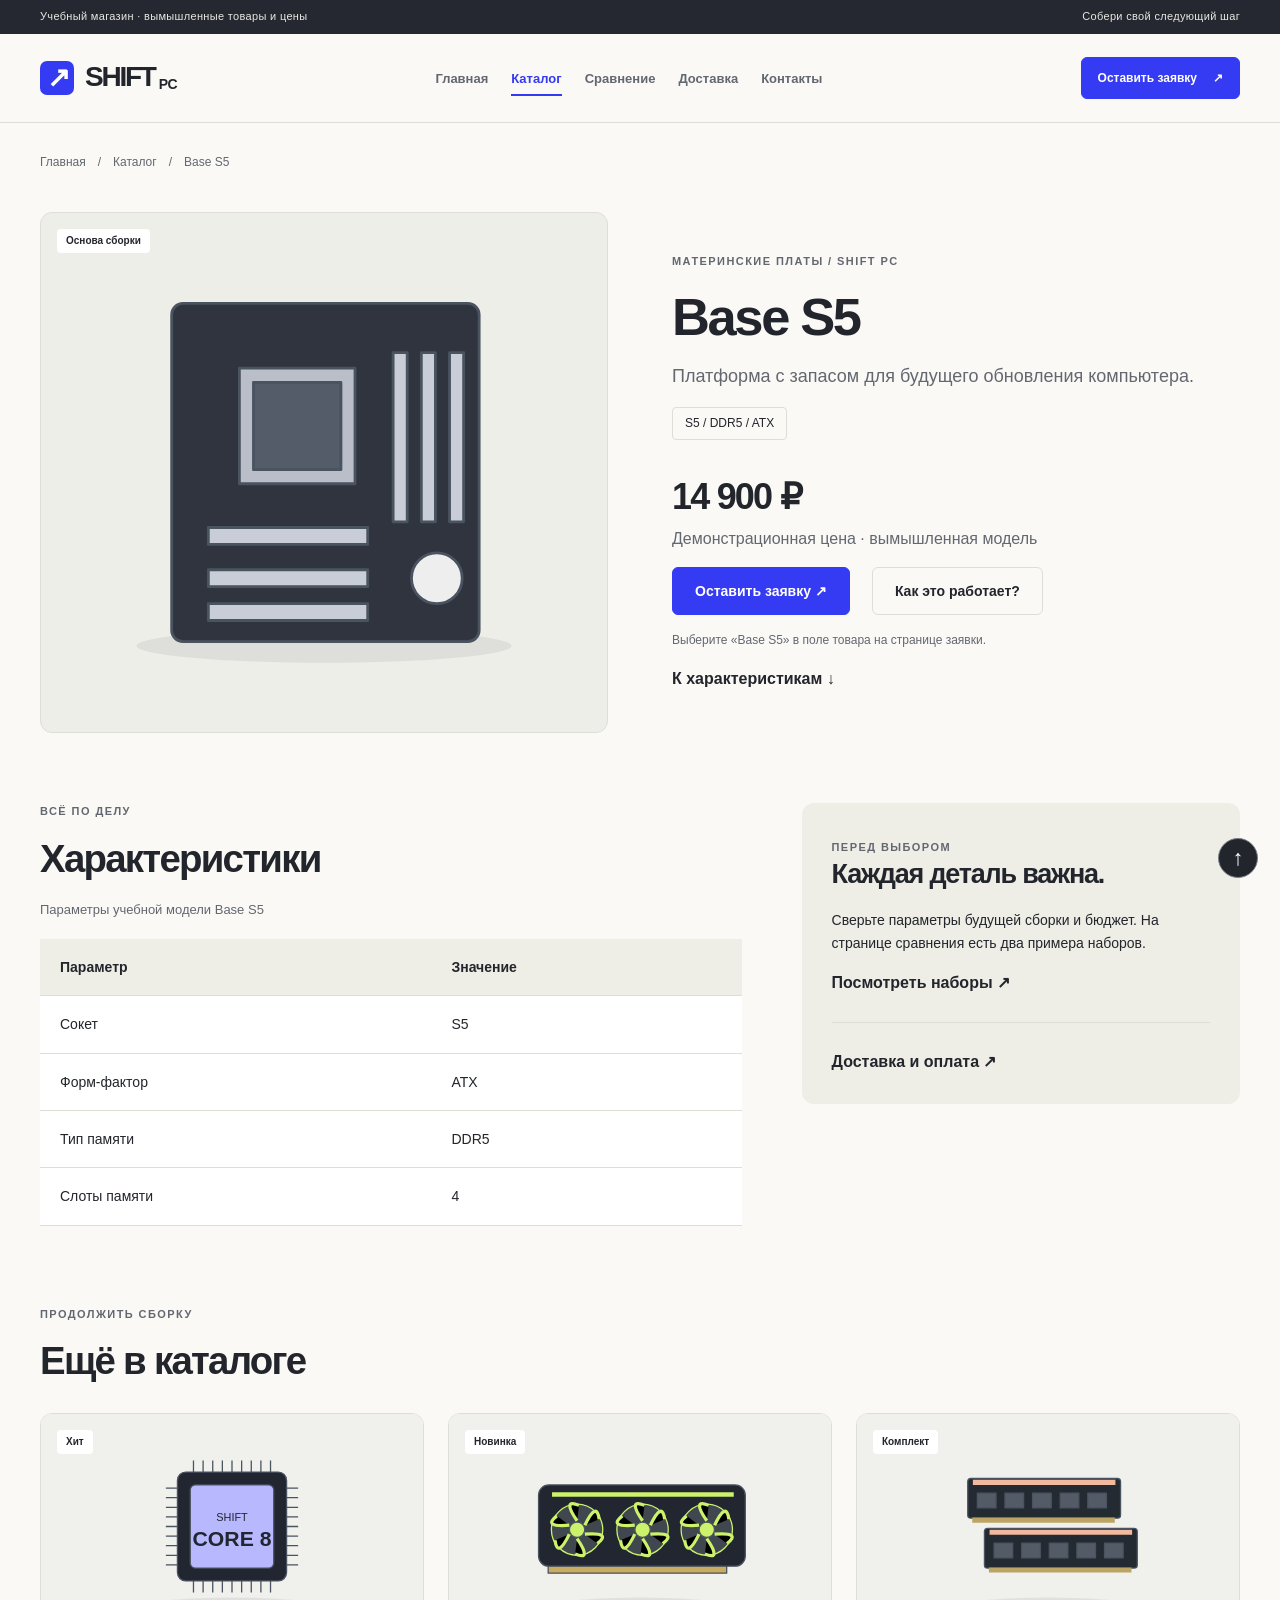
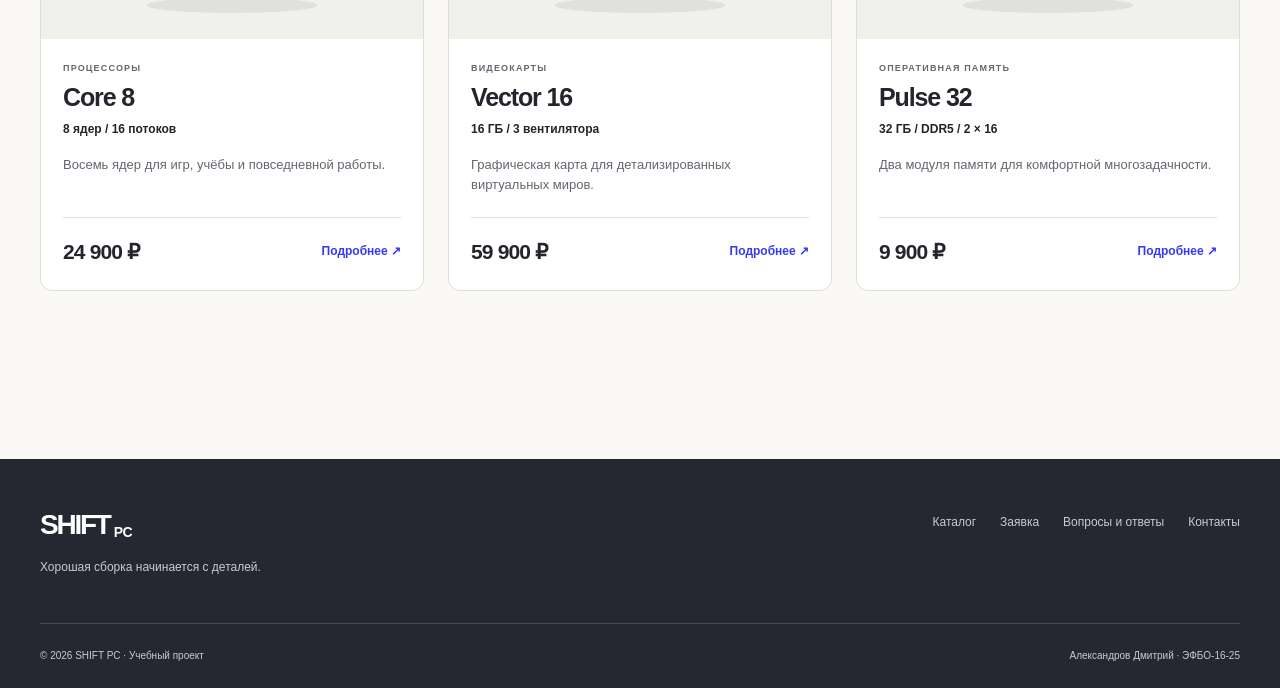
<file: product-board.html>
<!DOCTYPE html>
<html lang="ru">
  <head>
    <meta charset="UTF-8">
    <meta name="viewport" content="width=device-width, initial-scale=1">
    <meta name="description" content="Base S5: S5 / DDR5 / ATX. Описание и характеристики вымышленной модели SHIFT PC.">
    <title>
      Base S5 — SHIFT PC
    </title>
    <link rel="icon" href="images/favicon.svg" type="image/svg+xml">
    <link rel="stylesheet" href="css/style.css">
    <script src="js/main.js" defer>
    </script>
  </head>
  <body id="top">
    <a class="skip-link" href="#main">
      Перейти к содержимому
    </a>
    <div class="notice">
      <div class="container notice__inner">
        <span>
          Учебный магазин · вымышленные товары и цены
        </span>
        <span>
          Собери свой следующий шаг
        </span>
      </div>
    </div>
    <header class="site-header">
      <div class="container site-header__inner">
        <a class="logo" href="index.html" aria-label="SHIFT PC — главная">
          <span class="logo__mark" aria-hidden="true">
            ↗
          </span>
          SHIFT
          <span class="logo__suffix">
            PC
          </span>
        </a>
        <nav class="site-nav" aria-label="Основная навигация">
          <ul class="site-nav__list">
            <li>
              <a class="site-nav__link" href="index.html">
                Главная
              </a>
            </li>
            <li>
              <a class="site-nav__link site-nav__link--active" href="catalog.html">
                Каталог
              </a>
            </li>
            <li>
              <a class="site-nav__link" href="compare.html">
                Сравнение
              </a>
            </li>
            <li>
              <a class="site-nav__link" href="delivery.html">
                Доставка
              </a>
            </li>
            <li>
              <a class="site-nav__link" href="contacts.html">
                Контакты
              </a>
            </li>
          </ul>
        </nav>
        <a class="button button--small" href="order.html">
          Оставить заявку
          <span aria-hidden="true">
            ↗
          </span>
        </a>
      </div>
    </header>
    <main id="main">
      <div class="container page">
        <nav class="breadcrumbs" aria-label="Хлебные крошки">
          <a href="index.html">
            Главная
          </a>
          <span>
            /
          </span>
          <a href="catalog.html">
            Каталог
          </a>
          <span>
            /
          </span>
          <span aria-current="page">
            Base S5
          </span>
        </nav>
        <section class="product-detail" aria-labelledby="product-title">
          <div class="product-detail__visual">
            <span class="product-card__badge">
              Основа сборки
            </span>
            <img src="images/board.svg" width="380" height="320" alt="Схематичное изображение Base S5">
          </div>
          <div class="product-detail__copy">
            <p class="eyebrow">
              Материнские платы / SHIFT PC
            </p>
            <h1 id="product-title">
              Base S5
            </h1>
            <p class="product-detail__lead">
              Платформа с запасом для будущего обновления компьютера.
            </p>
            <p class="spec-chip">
              S5 / DDR5 / ATX
            </p>
            <p class="product-detail__price">
              14 900 ₽
            </p>
            <p class="muted">
              Демонстрационная цена · вымышленная модель
            </p>
            <div class="button-row">
              <a href="order.html" class="button">
                Оставить заявку ↗
              </a>
              <button type="button" class="button button--outline" data-open-dialog>
                Как это работает?
              </button>
            </div>
            <p class="product-detail__hint">
              Выберите «Base S5» в поле товара на странице заявки.
            </p>
            <a class="text-link" href="#specifications">
              К характеристикам ↓
            </a>
          </div>
        </section>
        <div class="detail-layout">
          <section id="specifications">
            <p class="eyebrow">
              Всё по делу
            </p>
            <h2>
              Характеристики
            </h2>
            <div class="table-scroll" tabindex="0" role="region" aria-label="Таблица характеристик Base S5">
              <table class="spec-table">
                <caption>
                  Параметры учебной модели Base S5
                </caption>
                <thead>
                  <tr>
                    <th scope="col">
                      Параметр
                    </th>
                    <th scope="col">
                      Значение
                    </th>
                  </tr>
                </thead>
                <tbody>
                  <tr>
                    <th scope="row">
                      Сокет
                    </th>
                    <td>
                      S5
                    </td>
                  </tr>
                  <tr>
                    <th scope="row">
                      Форм-фактор
                    </th>
                    <td>
                      ATX
                    </td>
                  </tr>
                  <tr>
                    <th scope="row">
                      Тип памяти
                    </th>
                    <td>
                      DDR5
                    </td>
                  </tr>
                  <tr>
                    <th scope="row">
                      Слоты памяти
                    </th>
                    <td>
                      4
                    </td>
                  </tr>
                </tbody>
              </table>
            </div>
          </section>
          <aside class="help-card">
            <span class="eyebrow">
              Перед выбором
            </span>
            <h2>
              Каждая деталь важна.
            </h2>
            <p>
              Сверьте параметры будущей сборки и бюджет. На странице сравнения есть два примера наборов.
            </p>
            <a href="compare.html" class="text-link">
              Посмотреть наборы ↗
            </a>
            <hr>
            <a href="delivery.html" class="text-link">
              Доставка и оплата ↗
            </a>
          </aside>
        </div>
        <section class="section">
          <div class="section-heading">
            <div>
              <p class="eyebrow">
                Продолжить сборку
              </p>
              <h2>
                Ещё в каталоге
              </h2>
            </div>
          </div>
          <div class="product-grid">
            <article class="product-card">
              <a class="product-card__visual" href="product.html" tabindex="-1" aria-hidden="true">
                <span class="product-card__badge">
                  Хит
                </span>
                <img src="images/cpu.svg" alt="" width="380" height="320" loading="lazy">
              </a>
              <div class="product-card__body">
                <p class="eyebrow">
                  Процессоры
                </p>
                <h3 class="product-card__title">
                  <a href="product.html">
                    Core 8
                  </a>
                </h3>
                <p class="product-card__spec">
                  8 ядер / 16 потоков
                </p>
                <p>
                  Восемь ядер для игр, учёбы и повседневной работы.
                </p>
                <div class="product-card__bottom">
                  <strong>
                    24 900 ₽
                  </strong>
                  <a class="product-card__link" href="product.html" aria-label="Подробнее о Core 8">
                    Подробнее
                    <span aria-hidden="true">
                      ↗
                    </span>
                  </a>
                </div>
              </div>
            </article>
            <article class="product-card">
              <a class="product-card__visual" href="product-gpu.html" tabindex="-1" aria-hidden="true">
                <span class="product-card__badge">
                  Новинка
                </span>
                <img src="images/gpu.svg" alt="" width="380" height="320" loading="lazy">
              </a>
              <div class="product-card__body">
                <p class="eyebrow">
                  Видеокарты
                </p>
                <h3 class="product-card__title">
                  <a href="product-gpu.html">
                    Vector 16
                  </a>
                </h3>
                <p class="product-card__spec">
                  16 ГБ / 3 вентилятора
                </p>
                <p>
                  Графическая карта для детализированных виртуальных миров.
                </p>
                <div class="product-card__bottom">
                  <strong>
                    59 900 ₽
                  </strong>
                  <a class="product-card__link" href="product-gpu.html" aria-label="Подробнее о Vector 16">
                    Подробнее
                    <span aria-hidden="true">
                      ↗
                    </span>
                  </a>
                </div>
              </div>
            </article>
            <article class="product-card">
              <a class="product-card__visual" href="product-ram.html" tabindex="-1" aria-hidden="true">
                <span class="product-card__badge">
                  Комплект
                </span>
                <img src="images/ram.svg" alt="" width="380" height="320" loading="lazy">
              </a>
              <div class="product-card__body">
                <p class="eyebrow">
                  Оперативная память
                </p>
                <h3 class="product-card__title">
                  <a href="product-ram.html">
                    Pulse 32
                  </a>
                </h3>
                <p class="product-card__spec">
                  32 ГБ / DDR5 / 2 × 16
                </p>
                <p>
                  Два модуля памяти для комфортной многозадачности.
                </p>
                <div class="product-card__bottom">
                  <strong>
                    9 900 ₽
                  </strong>
                  <a class="product-card__link" href="product-ram.html" aria-label="Подробнее о Pulse 32">
                    Подробнее
                    <span aria-hidden="true">
                      ↗
                    </span>
                  </a>
                </div>
              </div>
            </article>
          </div>
        </section>
      </div>
    </main>
    <footer class="site-footer">
      <div class="container">
        <div class="site-footer__top">
          <div>
            <a class="logo logo--light" href="index.html">
              SHIFT
              <span class="logo__suffix">
                PC
              </span>
            </a>
            <p>
              Хорошая сборка начинается с деталей.
            </p>
          </div>
          <nav aria-label="Навигация в подвале">
            <a href="catalog.html">
              Каталог
            </a>
            <a href="order.html">
              Заявка
            </a>
            <a href="index.html#faq">
              Вопросы и ответы
            </a>
            <a href="contacts.html">
              Контакты
            </a>
          </nav>
        </div>
        <div class="site-footer__bottom">
          <span>
            © 2026 SHIFT PC · Учебный проект
          </span>
          <span>
            Александров Дмитрий · ЭФБО-16-25
          </span>
        </div>
      </div>
    </footer>
    <a class="back-top" href="#top" aria-label="Наверх">
      ↑
    </a>
    <dialog class="info-dialog" id="info-dialog" aria-labelledby="dialog-title">
      <div class="info-dialog__head">
        <p class="eyebrow">
          Перед оформлением
        </p>
        <button class="icon-button" type="button" data-close-dialog aria-label="Закрыть окно">
          ×
        </button>
      </div>
      <h2 id="dialog-title">
        Как работает заявка
      </h2>
      <p>
        Выберите товар и заполните форму. В этом учебном проекте браузер проверяет поля и открывает страницу демонстрационного результата.
      </p>
      <p>
        <strong>
          Заказ не создаётся, данные не отправляются менеджеру.
        </strong>
        Используйте только вымышленные данные.
      </p>
      <a class="button" href="order.html">
        Перейти к форме
      </a>
    </dialog>
  </body>
</html>
</file>
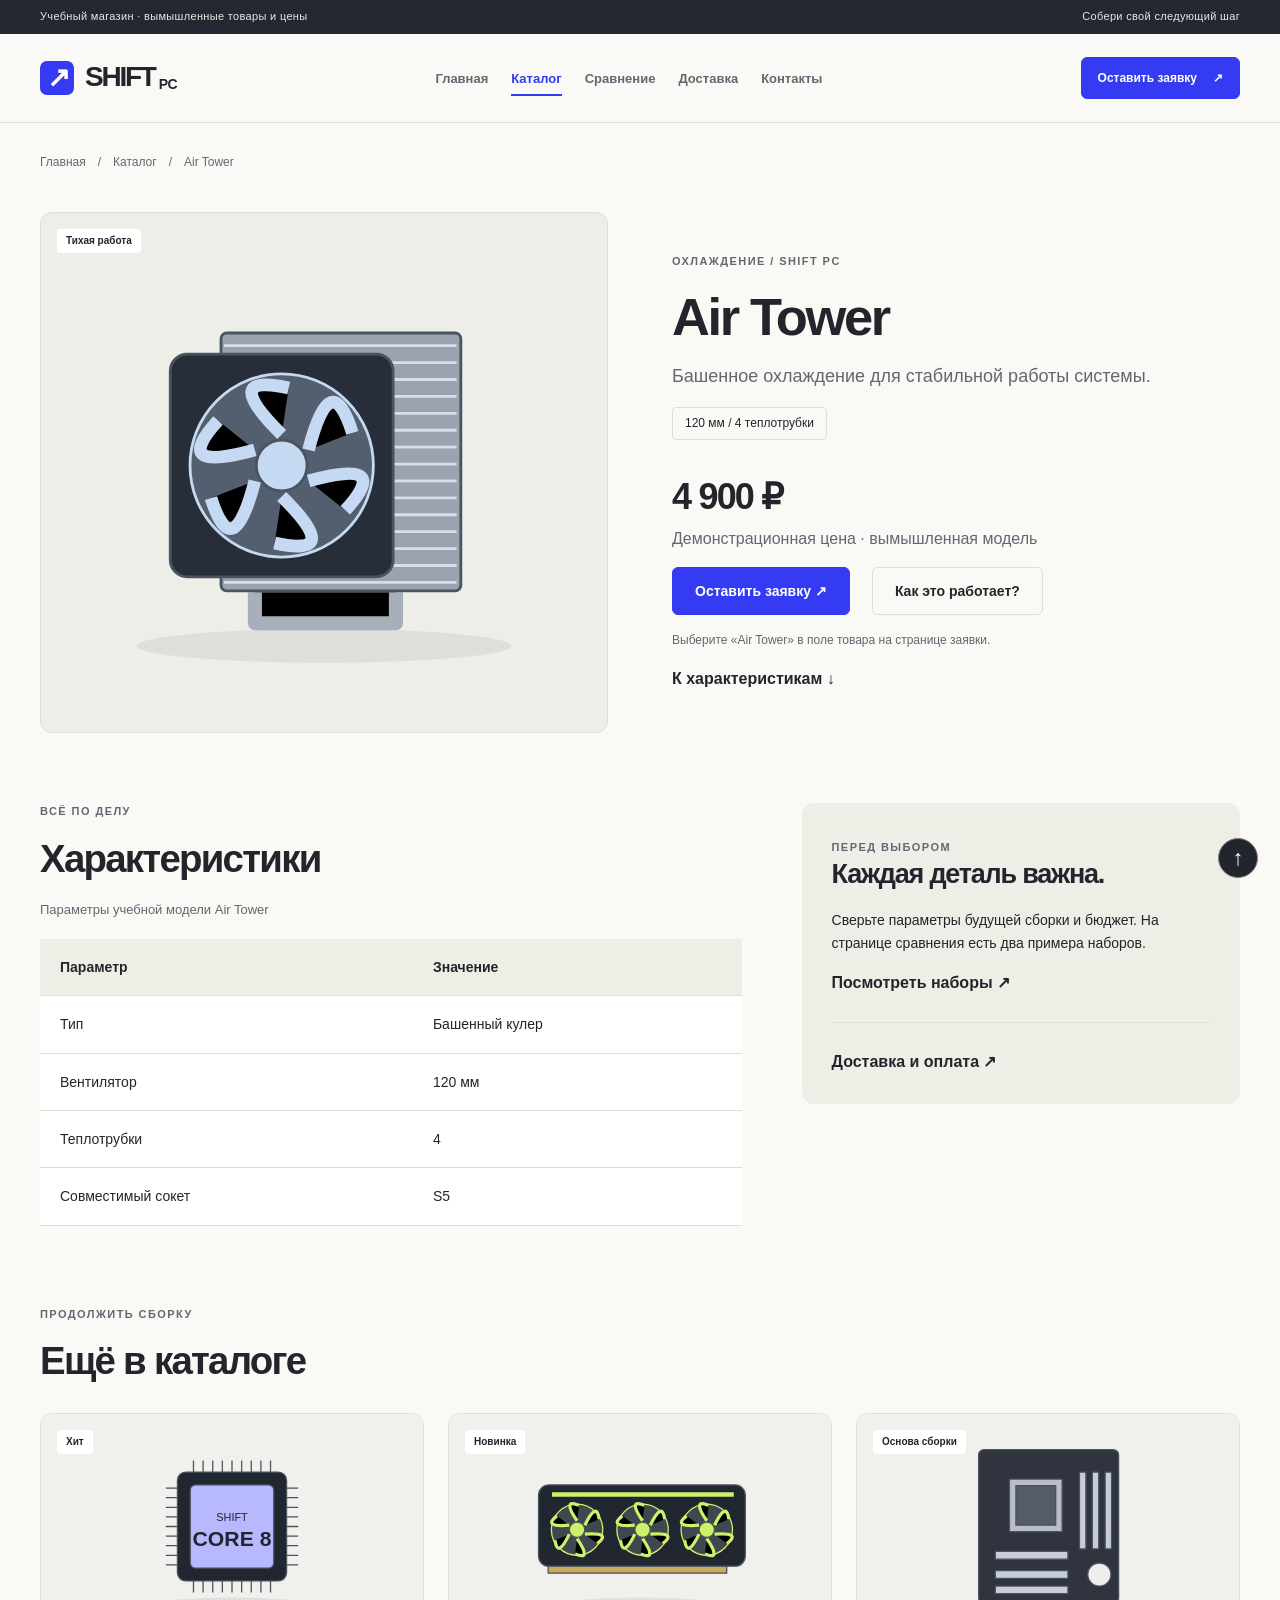
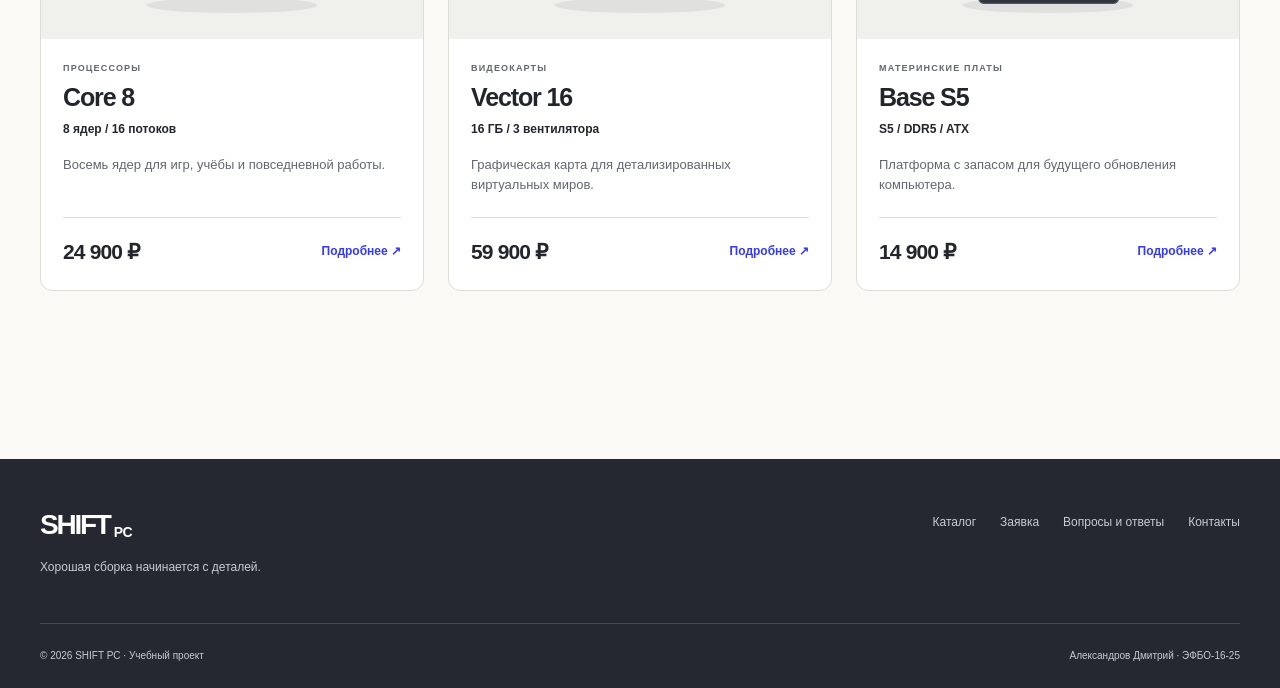
<file: product-cooler.html>
<!DOCTYPE html>
<html lang="ru">
  <head>
    <meta charset="UTF-8">
    <meta name="viewport" content="width=device-width, initial-scale=1">
    <meta name="description" content="Air Tower: 120 мм / 4 теплотрубки. Описание и характеристики вымышленной модели SHIFT PC.">
    <title>
      Air Tower — SHIFT PC
    </title>
    <link rel="icon" href="images/favicon.svg" type="image/svg+xml">
    <link rel="stylesheet" href="css/style.css">
    <script src="js/main.js" defer>
    </script>
  </head>
  <body id="top">
    <a class="skip-link" href="#main">
      Перейти к содержимому
    </a>
    <div class="notice">
      <div class="container notice__inner">
        <span>
          Учебный магазин · вымышленные товары и цены
        </span>
        <span>
          Собери свой следующий шаг
        </span>
      </div>
    </div>
    <header class="site-header">
      <div class="container site-header__inner">
        <a class="logo" href="index.html" aria-label="SHIFT PC — главная">
          <span class="logo__mark" aria-hidden="true">
            ↗
          </span>
          SHIFT
          <span class="logo__suffix">
            PC
          </span>
        </a>
        <nav class="site-nav" aria-label="Основная навигация">
          <ul class="site-nav__list">
            <li>
              <a class="site-nav__link" href="index.html">
                Главная
              </a>
            </li>
            <li>
              <a class="site-nav__link site-nav__link--active" href="catalog.html">
                Каталог
              </a>
            </li>
            <li>
              <a class="site-nav__link" href="compare.html">
                Сравнение
              </a>
            </li>
            <li>
              <a class="site-nav__link" href="delivery.html">
                Доставка
              </a>
            </li>
            <li>
              <a class="site-nav__link" href="contacts.html">
                Контакты
              </a>
            </li>
          </ul>
        </nav>
        <a class="button button--small" href="order.html">
          Оставить заявку
          <span aria-hidden="true">
            ↗
          </span>
        </a>
      </div>
    </header>
    <main id="main">
      <div class="container page">
        <nav class="breadcrumbs" aria-label="Хлебные крошки">
          <a href="index.html">
            Главная
          </a>
          <span>
            /
          </span>
          <a href="catalog.html">
            Каталог
          </a>
          <span>
            /
          </span>
          <span aria-current="page">
            Air Tower
          </span>
        </nav>
        <section class="product-detail" aria-labelledby="product-title">
          <div class="product-detail__visual">
            <span class="product-card__badge">
              Тихая работа
            </span>
            <img src="images/cooler.svg" width="380" height="320" alt="Схематичное изображение Air Tower">
          </div>
          <div class="product-detail__copy">
            <p class="eyebrow">
              Охлаждение / SHIFT PC
            </p>
            <h1 id="product-title">
              Air Tower
            </h1>
            <p class="product-detail__lead">
              Башенное охлаждение для стабильной работы системы.
            </p>
            <p class="spec-chip">
              120 мм / 4 теплотрубки
            </p>
            <p class="product-detail__price">
              4 900 ₽
            </p>
            <p class="muted">
              Демонстрационная цена · вымышленная модель
            </p>
            <div class="button-row">
              <a href="order.html" class="button">
                Оставить заявку ↗
              </a>
              <button type="button" class="button button--outline" data-open-dialog>
                Как это работает?
              </button>
            </div>
            <p class="product-detail__hint">
              Выберите «Air Tower» в поле товара на странице заявки.
            </p>
            <a class="text-link" href="#specifications">
              К характеристикам ↓
            </a>
          </div>
        </section>
        <div class="detail-layout">
          <section id="specifications">
            <p class="eyebrow">
              Всё по делу
            </p>
            <h2>
              Характеристики
            </h2>
            <div class="table-scroll" tabindex="0" role="region" aria-label="Таблица характеристик Air Tower">
              <table class="spec-table">
                <caption>
                  Параметры учебной модели Air Tower
                </caption>
                <thead>
                  <tr>
                    <th scope="col">
                      Параметр
                    </th>
                    <th scope="col">
                      Значение
                    </th>
                  </tr>
                </thead>
                <tbody>
                  <tr>
                    <th scope="row">
                      Тип
                    </th>
                    <td>
                      Башенный кулер
                    </td>
                  </tr>
                  <tr>
                    <th scope="row">
                      Вентилятор
                    </th>
                    <td>
                      120 мм
                    </td>
                  </tr>
                  <tr>
                    <th scope="row">
                      Теплотрубки
                    </th>
                    <td>
                      4
                    </td>
                  </tr>
                  <tr>
                    <th scope="row">
                      Совместимый сокет
                    </th>
                    <td>
                      S5
                    </td>
                  </tr>
                </tbody>
              </table>
            </div>
          </section>
          <aside class="help-card">
            <span class="eyebrow">
              Перед выбором
            </span>
            <h2>
              Каждая деталь важна.
            </h2>
            <p>
              Сверьте параметры будущей сборки и бюджет. На странице сравнения есть два примера наборов.
            </p>
            <a href="compare.html" class="text-link">
              Посмотреть наборы ↗
            </a>
            <hr>
            <a href="delivery.html" class="text-link">
              Доставка и оплата ↗
            </a>
          </aside>
        </div>
        <section class="section">
          <div class="section-heading">
            <div>
              <p class="eyebrow">
                Продолжить сборку
              </p>
              <h2>
                Ещё в каталоге
              </h2>
            </div>
          </div>
          <div class="product-grid">
            <article class="product-card">
              <a class="product-card__visual" href="product.html" tabindex="-1" aria-hidden="true">
                <span class="product-card__badge">
                  Хит
                </span>
                <img src="images/cpu.svg" alt="" width="380" height="320" loading="lazy">
              </a>
              <div class="product-card__body">
                <p class="eyebrow">
                  Процессоры
                </p>
                <h3 class="product-card__title">
                  <a href="product.html">
                    Core 8
                  </a>
                </h3>
                <p class="product-card__spec">
                  8 ядер / 16 потоков
                </p>
                <p>
                  Восемь ядер для игр, учёбы и повседневной работы.
                </p>
                <div class="product-card__bottom">
                  <strong>
                    24 900 ₽
                  </strong>
                  <a class="product-card__link" href="product.html" aria-label="Подробнее о Core 8">
                    Подробнее
                    <span aria-hidden="true">
                      ↗
                    </span>
                  </a>
                </div>
              </div>
            </article>
            <article class="product-card">
              <a class="product-card__visual" href="product-gpu.html" tabindex="-1" aria-hidden="true">
                <span class="product-card__badge">
                  Новинка
                </span>
                <img src="images/gpu.svg" alt="" width="380" height="320" loading="lazy">
              </a>
              <div class="product-card__body">
                <p class="eyebrow">
                  Видеокарты
                </p>
                <h3 class="product-card__title">
                  <a href="product-gpu.html">
                    Vector 16
                  </a>
                </h3>
                <p class="product-card__spec">
                  16 ГБ / 3 вентилятора
                </p>
                <p>
                  Графическая карта для детализированных виртуальных миров.
                </p>
                <div class="product-card__bottom">
                  <strong>
                    59 900 ₽
                  </strong>
                  <a class="product-card__link" href="product-gpu.html" aria-label="Подробнее о Vector 16">
                    Подробнее
                    <span aria-hidden="true">
                      ↗
                    </span>
                  </a>
                </div>
              </div>
            </article>
            <article class="product-card">
              <a class="product-card__visual" href="product-board.html" tabindex="-1" aria-hidden="true">
                <span class="product-card__badge">
                  Основа сборки
                </span>
                <img src="images/board.svg" alt="" width="380" height="320" loading="lazy">
              </a>
              <div class="product-card__body">
                <p class="eyebrow">
                  Материнские платы
                </p>
                <h3 class="product-card__title">
                  <a href="product-board.html">
                    Base S5
                  </a>
                </h3>
                <p class="product-card__spec">
                  S5 / DDR5 / ATX
                </p>
                <p>
                  Платформа с запасом для будущего обновления компьютера.
                </p>
                <div class="product-card__bottom">
                  <strong>
                    14 900 ₽
                  </strong>
                  <a class="product-card__link" href="product-board.html" aria-label="Подробнее о Base S5">
                    Подробнее
                    <span aria-hidden="true">
                      ↗
                    </span>
                  </a>
                </div>
              </div>
            </article>
          </div>
        </section>
      </div>
    </main>
    <footer class="site-footer">
      <div class="container">
        <div class="site-footer__top">
          <div>
            <a class="logo logo--light" href="index.html">
              SHIFT
              <span class="logo__suffix">
                PC
              </span>
            </a>
            <p>
              Хорошая сборка начинается с деталей.
            </p>
          </div>
          <nav aria-label="Навигация в подвале">
            <a href="catalog.html">
              Каталог
            </a>
            <a href="order.html">
              Заявка
            </a>
            <a href="index.html#faq">
              Вопросы и ответы
            </a>
            <a href="contacts.html">
              Контакты
            </a>
          </nav>
        </div>
        <div class="site-footer__bottom">
          <span>
            © 2026 SHIFT PC · Учебный проект
          </span>
          <span>
            Александров Дмитрий · ЭФБО-16-25
          </span>
        </div>
      </div>
    </footer>
    <a class="back-top" href="#top" aria-label="Наверх">
      ↑
    </a>
    <dialog class="info-dialog" id="info-dialog" aria-labelledby="dialog-title">
      <div class="info-dialog__head">
        <p class="eyebrow">
          Перед оформлением
        </p>
        <button class="icon-button" type="button" data-close-dialog aria-label="Закрыть окно">
          ×
        </button>
      </div>
      <h2 id="dialog-title">
        Как работает заявка
      </h2>
      <p>
        Выберите товар и заполните форму. В этом учебном проекте браузер проверяет поля и открывает страницу демонстрационного результата.
      </p>
      <p>
        <strong>
          Заказ не создаётся, данные не отправляются менеджеру.
        </strong>
        Используйте только вымышленные данные.
      </p>
      <a class="button" href="order.html">
        Перейти к форме
      </a>
    </dialog>
  </body>
</html>
</file>
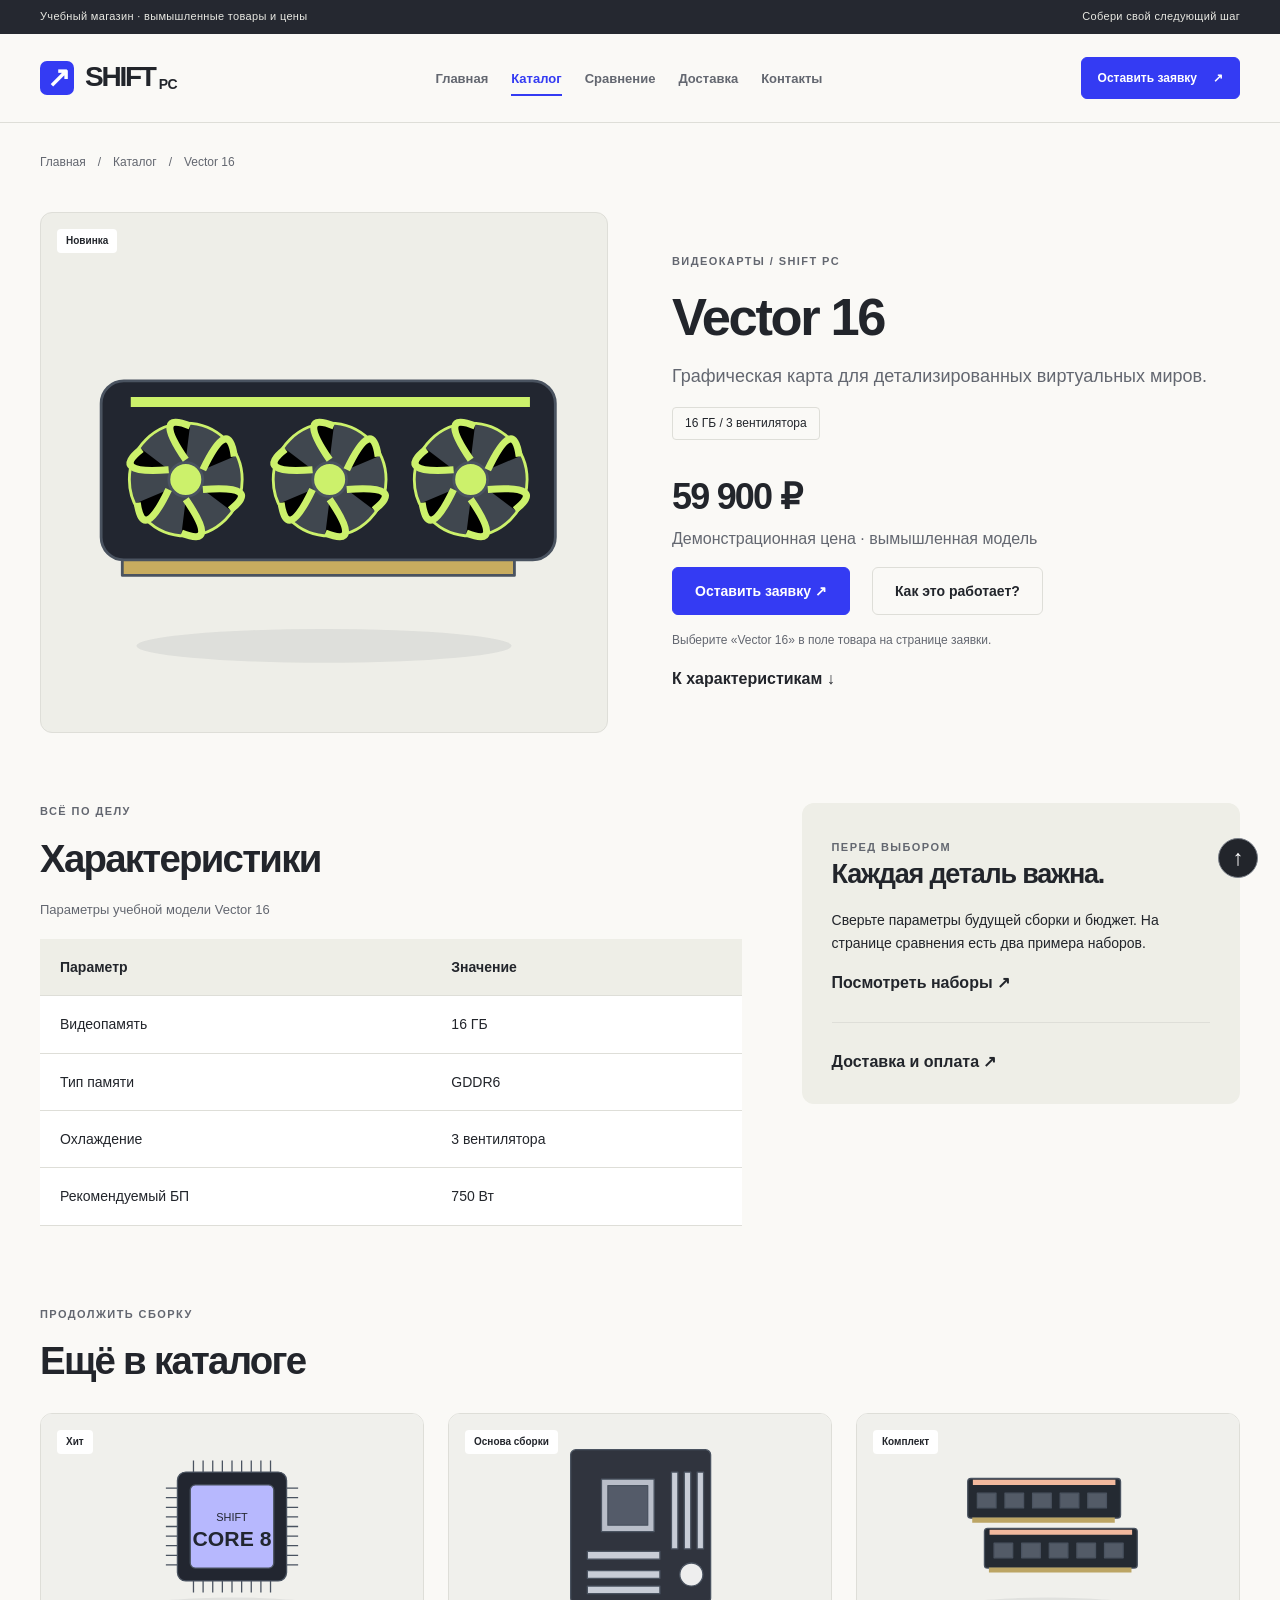
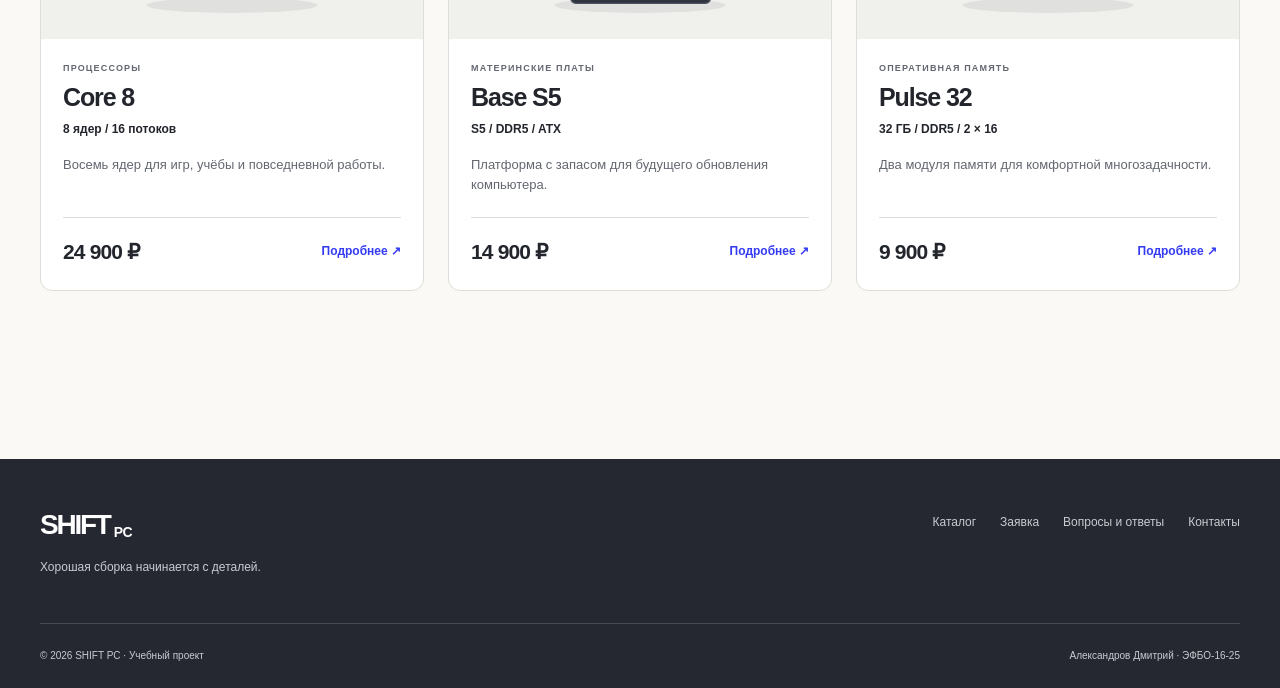
<file: product-gpu.html>
<!DOCTYPE html>
<html lang="ru">
  <head>
    <meta charset="UTF-8">
    <meta name="viewport" content="width=device-width, initial-scale=1">
    <meta name="description" content="Vector 16: 16 ГБ / 3 вентилятора. Описание и характеристики вымышленной модели SHIFT PC.">
    <title>
      Vector 16 — SHIFT PC
    </title>
    <link rel="icon" href="images/favicon.svg" type="image/svg+xml">
    <link rel="stylesheet" href="css/style.css">
    <script src="js/main.js" defer>
    </script>
  </head>
  <body id="top">
    <a class="skip-link" href="#main">
      Перейти к содержимому
    </a>
    <div class="notice">
      <div class="container notice__inner">
        <span>
          Учебный магазин · вымышленные товары и цены
        </span>
        <span>
          Собери свой следующий шаг
        </span>
      </div>
    </div>
    <header class="site-header">
      <div class="container site-header__inner">
        <a class="logo" href="index.html" aria-label="SHIFT PC — главная">
          <span class="logo__mark" aria-hidden="true">
            ↗
          </span>
          SHIFT
          <span class="logo__suffix">
            PC
          </span>
        </a>
        <nav class="site-nav" aria-label="Основная навигация">
          <ul class="site-nav__list">
            <li>
              <a class="site-nav__link" href="index.html">
                Главная
              </a>
            </li>
            <li>
              <a class="site-nav__link site-nav__link--active" href="catalog.html">
                Каталог
              </a>
            </li>
            <li>
              <a class="site-nav__link" href="compare.html">
                Сравнение
              </a>
            </li>
            <li>
              <a class="site-nav__link" href="delivery.html">
                Доставка
              </a>
            </li>
            <li>
              <a class="site-nav__link" href="contacts.html">
                Контакты
              </a>
            </li>
          </ul>
        </nav>
        <a class="button button--small" href="order.html">
          Оставить заявку
          <span aria-hidden="true">
            ↗
          </span>
        </a>
      </div>
    </header>
    <main id="main">
      <div class="container page">
        <nav class="breadcrumbs" aria-label="Хлебные крошки">
          <a href="index.html">
            Главная
          </a>
          <span>
            /
          </span>
          <a href="catalog.html">
            Каталог
          </a>
          <span>
            /
          </span>
          <span aria-current="page">
            Vector 16
          </span>
        </nav>
        <section class="product-detail" aria-labelledby="product-title">
          <div class="product-detail__visual">
            <span class="product-card__badge">
              Новинка
            </span>
            <img src="images/gpu.svg" width="380" height="320" alt="Схематичное изображение Vector 16">
          </div>
          <div class="product-detail__copy">
            <p class="eyebrow">
              Видеокарты / SHIFT PC
            </p>
            <h1 id="product-title">
              Vector 16
            </h1>
            <p class="product-detail__lead">
              Графическая карта для детализированных виртуальных миров.
            </p>
            <p class="spec-chip">
              16 ГБ / 3 вентилятора
            </p>
            <p class="product-detail__price">
              59 900 ₽
            </p>
            <p class="muted">
              Демонстрационная цена · вымышленная модель
            </p>
            <div class="button-row">
              <a href="order.html" class="button">
                Оставить заявку ↗
              </a>
              <button type="button" class="button button--outline" data-open-dialog>
                Как это работает?
              </button>
            </div>
            <p class="product-detail__hint">
              Выберите «Vector 16» в поле товара на странице заявки.
            </p>
            <a class="text-link" href="#specifications">
              К характеристикам ↓
            </a>
          </div>
        </section>
        <div class="detail-layout">
          <section id="specifications">
            <p class="eyebrow">
              Всё по делу
            </p>
            <h2>
              Характеристики
            </h2>
            <div class="table-scroll" tabindex="0" role="region" aria-label="Таблица характеристик Vector 16">
              <table class="spec-table">
                <caption>
                  Параметры учебной модели Vector 16
                </caption>
                <thead>
                  <tr>
                    <th scope="col">
                      Параметр
                    </th>
                    <th scope="col">
                      Значение
                    </th>
                  </tr>
                </thead>
                <tbody>
                  <tr>
                    <th scope="row">
                      Видеопамять
                    </th>
                    <td>
                      16 ГБ
                    </td>
                  </tr>
                  <tr>
                    <th scope="row">
                      Тип памяти
                    </th>
                    <td>
                      GDDR6
                    </td>
                  </tr>
                  <tr>
                    <th scope="row">
                      Охлаждение
                    </th>
                    <td>
                      3 вентилятора
                    </td>
                  </tr>
                  <tr>
                    <th scope="row">
                      Рекомендуемый БП
                    </th>
                    <td>
                      750 Вт
                    </td>
                  </tr>
                </tbody>
              </table>
            </div>
          </section>
          <aside class="help-card">
            <span class="eyebrow">
              Перед выбором
            </span>
            <h2>
              Каждая деталь важна.
            </h2>
            <p>
              Сверьте параметры будущей сборки и бюджет. На странице сравнения есть два примера наборов.
            </p>
            <a href="compare.html" class="text-link">
              Посмотреть наборы ↗
            </a>
            <hr>
            <a href="delivery.html" class="text-link">
              Доставка и оплата ↗
            </a>
          </aside>
        </div>
        <section class="section">
          <div class="section-heading">
            <div>
              <p class="eyebrow">
                Продолжить сборку
              </p>
              <h2>
                Ещё в каталоге
              </h2>
            </div>
          </div>
          <div class="product-grid">
            <article class="product-card">
              <a class="product-card__visual" href="product.html" tabindex="-1" aria-hidden="true">
                <span class="product-card__badge">
                  Хит
                </span>
                <img src="images/cpu.svg" alt="" width="380" height="320" loading="lazy">
              </a>
              <div class="product-card__body">
                <p class="eyebrow">
                  Процессоры
                </p>
                <h3 class="product-card__title">
                  <a href="product.html">
                    Core 8
                  </a>
                </h3>
                <p class="product-card__spec">
                  8 ядер / 16 потоков
                </p>
                <p>
                  Восемь ядер для игр, учёбы и повседневной работы.
                </p>
                <div class="product-card__bottom">
                  <strong>
                    24 900 ₽
                  </strong>
                  <a class="product-card__link" href="product.html" aria-label="Подробнее о Core 8">
                    Подробнее
                    <span aria-hidden="true">
                      ↗
                    </span>
                  </a>
                </div>
              </div>
            </article>
            <article class="product-card">
              <a class="product-card__visual" href="product-board.html" tabindex="-1" aria-hidden="true">
                <span class="product-card__badge">
                  Основа сборки
                </span>
                <img src="images/board.svg" alt="" width="380" height="320" loading="lazy">
              </a>
              <div class="product-card__body">
                <p class="eyebrow">
                  Материнские платы
                </p>
                <h3 class="product-card__title">
                  <a href="product-board.html">
                    Base S5
                  </a>
                </h3>
                <p class="product-card__spec">
                  S5 / DDR5 / ATX
                </p>
                <p>
                  Платформа с запасом для будущего обновления компьютера.
                </p>
                <div class="product-card__bottom">
                  <strong>
                    14 900 ₽
                  </strong>
                  <a class="product-card__link" href="product-board.html" aria-label="Подробнее о Base S5">
                    Подробнее
                    <span aria-hidden="true">
                      ↗
                    </span>
                  </a>
                </div>
              </div>
            </article>
            <article class="product-card">
              <a class="product-card__visual" href="product-ram.html" tabindex="-1" aria-hidden="true">
                <span class="product-card__badge">
                  Комплект
                </span>
                <img src="images/ram.svg" alt="" width="380" height="320" loading="lazy">
              </a>
              <div class="product-card__body">
                <p class="eyebrow">
                  Оперативная память
                </p>
                <h3 class="product-card__title">
                  <a href="product-ram.html">
                    Pulse 32
                  </a>
                </h3>
                <p class="product-card__spec">
                  32 ГБ / DDR5 / 2 × 16
                </p>
                <p>
                  Два модуля памяти для комфортной многозадачности.
                </p>
                <div class="product-card__bottom">
                  <strong>
                    9 900 ₽
                  </strong>
                  <a class="product-card__link" href="product-ram.html" aria-label="Подробнее о Pulse 32">
                    Подробнее
                    <span aria-hidden="true">
                      ↗
                    </span>
                  </a>
                </div>
              </div>
            </article>
          </div>
        </section>
      </div>
    </main>
    <footer class="site-footer">
      <div class="container">
        <div class="site-footer__top">
          <div>
            <a class="logo logo--light" href="index.html">
              SHIFT
              <span class="logo__suffix">
                PC
              </span>
            </a>
            <p>
              Хорошая сборка начинается с деталей.
            </p>
          </div>
          <nav aria-label="Навигация в подвале">
            <a href="catalog.html">
              Каталог
            </a>
            <a href="order.html">
              Заявка
            </a>
            <a href="index.html#faq">
              Вопросы и ответы
            </a>
            <a href="contacts.html">
              Контакты
            </a>
          </nav>
        </div>
        <div class="site-footer__bottom">
          <span>
            © 2026 SHIFT PC · Учебный проект
          </span>
          <span>
            Александров Дмитрий · ЭФБО-16-25
          </span>
        </div>
      </div>
    </footer>
    <a class="back-top" href="#top" aria-label="Наверх">
      ↑
    </a>
    <dialog class="info-dialog" id="info-dialog" aria-labelledby="dialog-title">
      <div class="info-dialog__head">
        <p class="eyebrow">
          Перед оформлением
        </p>
        <button class="icon-button" type="button" data-close-dialog aria-label="Закрыть окно">
          ×
        </button>
      </div>
      <h2 id="dialog-title">
        Как работает заявка
      </h2>
      <p>
        Выберите товар и заполните форму. В этом учебном проекте браузер проверяет поля и открывает страницу демонстрационного результата.
      </p>
      <p>
        <strong>
          Заказ не создаётся, данные не отправляются менеджеру.
        </strong>
        Используйте только вымышленные данные.
      </p>
      <a class="button" href="order.html">
        Перейти к форме
      </a>
    </dialog>
  </body>
</html>
</file>
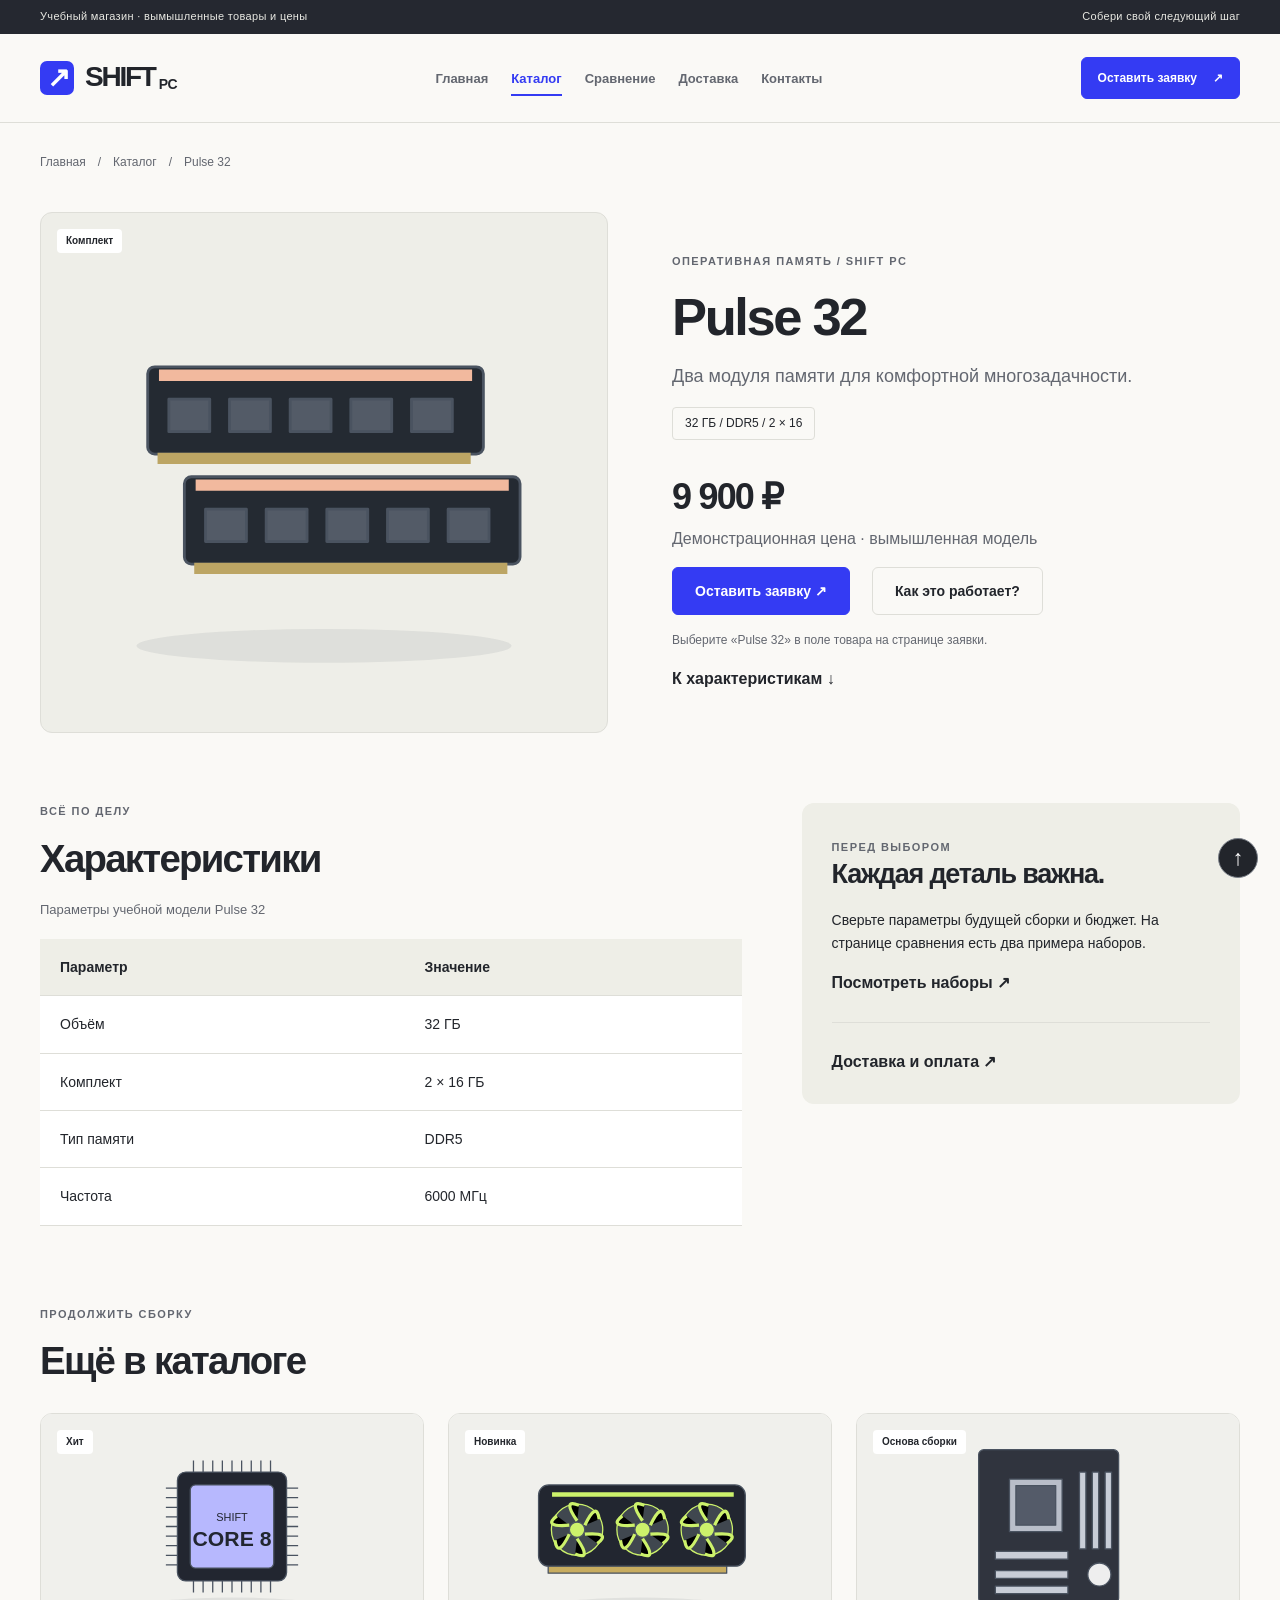
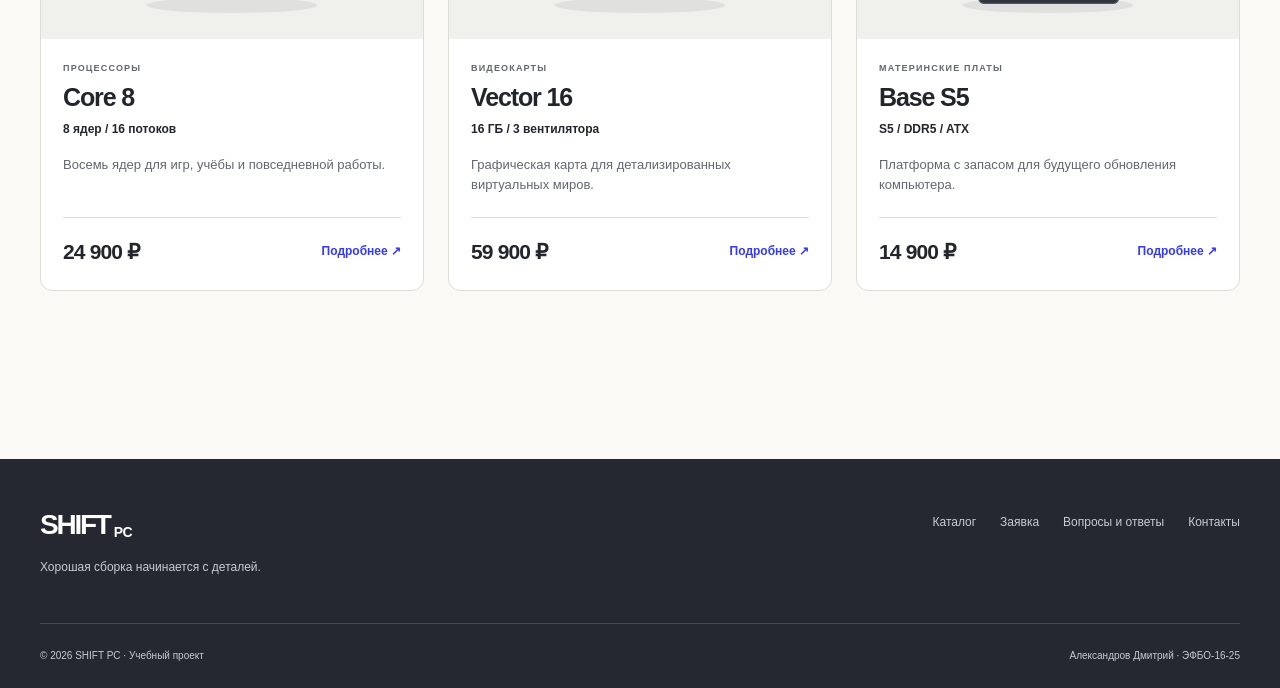
<file: product-ram.html>
<!DOCTYPE html>
<html lang="ru">
  <head>
    <meta charset="UTF-8">
    <meta name="viewport" content="width=device-width, initial-scale=1">
    <meta name="description" content="Pulse 32: 32 ГБ / DDR5 / 2 × 16. Описание и характеристики вымышленной модели SHIFT PC.">
    <title>
      Pulse 32 — SHIFT PC
    </title>
    <link rel="icon" href="images/favicon.svg" type="image/svg+xml">
    <link rel="stylesheet" href="css/style.css">
    <script src="js/main.js" defer>
    </script>
  </head>
  <body id="top">
    <a class="skip-link" href="#main">
      Перейти к содержимому
    </a>
    <div class="notice">
      <div class="container notice__inner">
        <span>
          Учебный магазин · вымышленные товары и цены
        </span>
        <span>
          Собери свой следующий шаг
        </span>
      </div>
    </div>
    <header class="site-header">
      <div class="container site-header__inner">
        <a class="logo" href="index.html" aria-label="SHIFT PC — главная">
          <span class="logo__mark" aria-hidden="true">
            ↗
          </span>
          SHIFT
          <span class="logo__suffix">
            PC
          </span>
        </a>
        <nav class="site-nav" aria-label="Основная навигация">
          <ul class="site-nav__list">
            <li>
              <a class="site-nav__link" href="index.html">
                Главная
              </a>
            </li>
            <li>
              <a class="site-nav__link site-nav__link--active" href="catalog.html">
                Каталог
              </a>
            </li>
            <li>
              <a class="site-nav__link" href="compare.html">
                Сравнение
              </a>
            </li>
            <li>
              <a class="site-nav__link" href="delivery.html">
                Доставка
              </a>
            </li>
            <li>
              <a class="site-nav__link" href="contacts.html">
                Контакты
              </a>
            </li>
          </ul>
        </nav>
        <a class="button button--small" href="order.html">
          Оставить заявку
          <span aria-hidden="true">
            ↗
          </span>
        </a>
      </div>
    </header>
    <main id="main">
      <div class="container page">
        <nav class="breadcrumbs" aria-label="Хлебные крошки">
          <a href="index.html">
            Главная
          </a>
          <span>
            /
          </span>
          <a href="catalog.html">
            Каталог
          </a>
          <span>
            /
          </span>
          <span aria-current="page">
            Pulse 32
          </span>
        </nav>
        <section class="product-detail" aria-labelledby="product-title">
          <div class="product-detail__visual">
            <span class="product-card__badge">
              Комплект
            </span>
            <img src="images/ram.svg" width="380" height="320" alt="Схематичное изображение Pulse 32">
          </div>
          <div class="product-detail__copy">
            <p class="eyebrow">
              Оперативная память / SHIFT PC
            </p>
            <h1 id="product-title">
              Pulse 32
            </h1>
            <p class="product-detail__lead">
              Два модуля памяти для комфортной многозадачности.
            </p>
            <p class="spec-chip">
              32 ГБ / DDR5 / 2 × 16
            </p>
            <p class="product-detail__price">
              9 900 ₽
            </p>
            <p class="muted">
              Демонстрационная цена · вымышленная модель
            </p>
            <div class="button-row">
              <a href="order.html" class="button">
                Оставить заявку ↗
              </a>
              <button type="button" class="button button--outline" data-open-dialog>
                Как это работает?
              </button>
            </div>
            <p class="product-detail__hint">
              Выберите «Pulse 32» в поле товара на странице заявки.
            </p>
            <a class="text-link" href="#specifications">
              К характеристикам ↓
            </a>
          </div>
        </section>
        <div class="detail-layout">
          <section id="specifications">
            <p class="eyebrow">
              Всё по делу
            </p>
            <h2>
              Характеристики
            </h2>
            <div class="table-scroll" tabindex="0" role="region" aria-label="Таблица характеристик Pulse 32">
              <table class="spec-table">
                <caption>
                  Параметры учебной модели Pulse 32
                </caption>
                <thead>
                  <tr>
                    <th scope="col">
                      Параметр
                    </th>
                    <th scope="col">
                      Значение
                    </th>
                  </tr>
                </thead>
                <tbody>
                  <tr>
                    <th scope="row">
                      Объём
                    </th>
                    <td>
                      32 ГБ
                    </td>
                  </tr>
                  <tr>
                    <th scope="row">
                      Комплект
                    </th>
                    <td>
                      2 × 16 ГБ
                    </td>
                  </tr>
                  <tr>
                    <th scope="row">
                      Тип памяти
                    </th>
                    <td>
                      DDR5
                    </td>
                  </tr>
                  <tr>
                    <th scope="row">
                      Частота
                    </th>
                    <td>
                      6000 МГц
                    </td>
                  </tr>
                </tbody>
              </table>
            </div>
          </section>
          <aside class="help-card">
            <span class="eyebrow">
              Перед выбором
            </span>
            <h2>
              Каждая деталь важна.
            </h2>
            <p>
              Сверьте параметры будущей сборки и бюджет. На странице сравнения есть два примера наборов.
            </p>
            <a href="compare.html" class="text-link">
              Посмотреть наборы ↗
            </a>
            <hr>
            <a href="delivery.html" class="text-link">
              Доставка и оплата ↗
            </a>
          </aside>
        </div>
        <section class="section">
          <div class="section-heading">
            <div>
              <p class="eyebrow">
                Продолжить сборку
              </p>
              <h2>
                Ещё в каталоге
              </h2>
            </div>
          </div>
          <div class="product-grid">
            <article class="product-card">
              <a class="product-card__visual" href="product.html" tabindex="-1" aria-hidden="true">
                <span class="product-card__badge">
                  Хит
                </span>
                <img src="images/cpu.svg" alt="" width="380" height="320" loading="lazy">
              </a>
              <div class="product-card__body">
                <p class="eyebrow">
                  Процессоры
                </p>
                <h3 class="product-card__title">
                  <a href="product.html">
                    Core 8
                  </a>
                </h3>
                <p class="product-card__spec">
                  8 ядер / 16 потоков
                </p>
                <p>
                  Восемь ядер для игр, учёбы и повседневной работы.
                </p>
                <div class="product-card__bottom">
                  <strong>
                    24 900 ₽
                  </strong>
                  <a class="product-card__link" href="product.html" aria-label="Подробнее о Core 8">
                    Подробнее
                    <span aria-hidden="true">
                      ↗
                    </span>
                  </a>
                </div>
              </div>
            </article>
            <article class="product-card">
              <a class="product-card__visual" href="product-gpu.html" tabindex="-1" aria-hidden="true">
                <span class="product-card__badge">
                  Новинка
                </span>
                <img src="images/gpu.svg" alt="" width="380" height="320" loading="lazy">
              </a>
              <div class="product-card__body">
                <p class="eyebrow">
                  Видеокарты
                </p>
                <h3 class="product-card__title">
                  <a href="product-gpu.html">
                    Vector 16
                  </a>
                </h3>
                <p class="product-card__spec">
                  16 ГБ / 3 вентилятора
                </p>
                <p>
                  Графическая карта для детализированных виртуальных миров.
                </p>
                <div class="product-card__bottom">
                  <strong>
                    59 900 ₽
                  </strong>
                  <a class="product-card__link" href="product-gpu.html" aria-label="Подробнее о Vector 16">
                    Подробнее
                    <span aria-hidden="true">
                      ↗
                    </span>
                  </a>
                </div>
              </div>
            </article>
            <article class="product-card">
              <a class="product-card__visual" href="product-board.html" tabindex="-1" aria-hidden="true">
                <span class="product-card__badge">
                  Основа сборки
                </span>
                <img src="images/board.svg" alt="" width="380" height="320" loading="lazy">
              </a>
              <div class="product-card__body">
                <p class="eyebrow">
                  Материнские платы
                </p>
                <h3 class="product-card__title">
                  <a href="product-board.html">
                    Base S5
                  </a>
                </h3>
                <p class="product-card__spec">
                  S5 / DDR5 / ATX
                </p>
                <p>
                  Платформа с запасом для будущего обновления компьютера.
                </p>
                <div class="product-card__bottom">
                  <strong>
                    14 900 ₽
                  </strong>
                  <a class="product-card__link" href="product-board.html" aria-label="Подробнее о Base S5">
                    Подробнее
                    <span aria-hidden="true">
                      ↗
                    </span>
                  </a>
                </div>
              </div>
            </article>
          </div>
        </section>
      </div>
    </main>
    <footer class="site-footer">
      <div class="container">
        <div class="site-footer__top">
          <div>
            <a class="logo logo--light" href="index.html">
              SHIFT
              <span class="logo__suffix">
                PC
              </span>
            </a>
            <p>
              Хорошая сборка начинается с деталей.
            </p>
          </div>
          <nav aria-label="Навигация в подвале">
            <a href="catalog.html">
              Каталог
            </a>
            <a href="order.html">
              Заявка
            </a>
            <a href="index.html#faq">
              Вопросы и ответы
            </a>
            <a href="contacts.html">
              Контакты
            </a>
          </nav>
        </div>
        <div class="site-footer__bottom">
          <span>
            © 2026 SHIFT PC · Учебный проект
          </span>
          <span>
            Александров Дмитрий · ЭФБО-16-25
          </span>
        </div>
      </div>
    </footer>
    <a class="back-top" href="#top" aria-label="Наверх">
      ↑
    </a>
    <dialog class="info-dialog" id="info-dialog" aria-labelledby="dialog-title">
      <div class="info-dialog__head">
        <p class="eyebrow">
          Перед оформлением
        </p>
        <button class="icon-button" type="button" data-close-dialog aria-label="Закрыть окно">
          ×
        </button>
      </div>
      <h2 id="dialog-title">
        Как работает заявка
      </h2>
      <p>
        Выберите товар и заполните форму. В этом учебном проекте браузер проверяет поля и открывает страницу демонстрационного результата.
      </p>
      <p>
        <strong>
          Заказ не создаётся, данные не отправляются менеджеру.
        </strong>
        Используйте только вымышленные данные.
      </p>
      <a class="button" href="order.html">
        Перейти к форме
      </a>
    </dialog>
  </body>
</html>
</file>
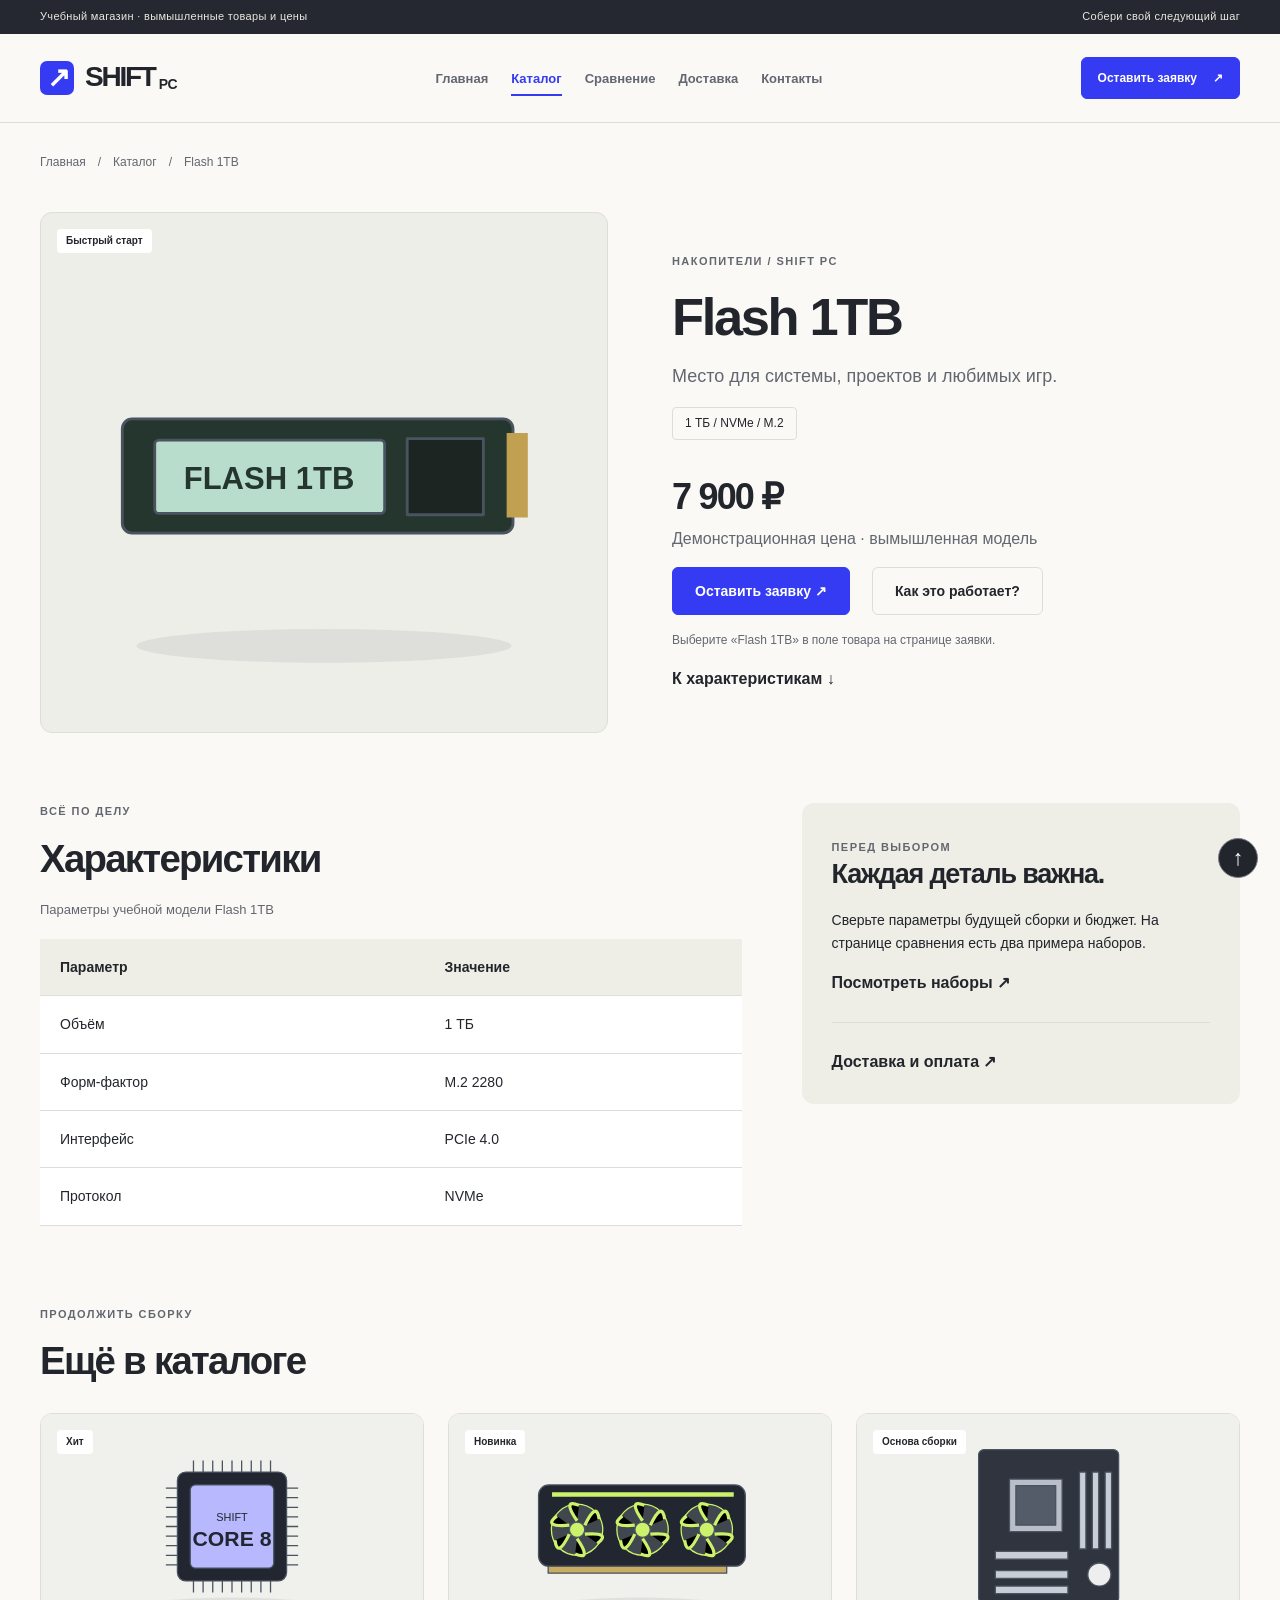
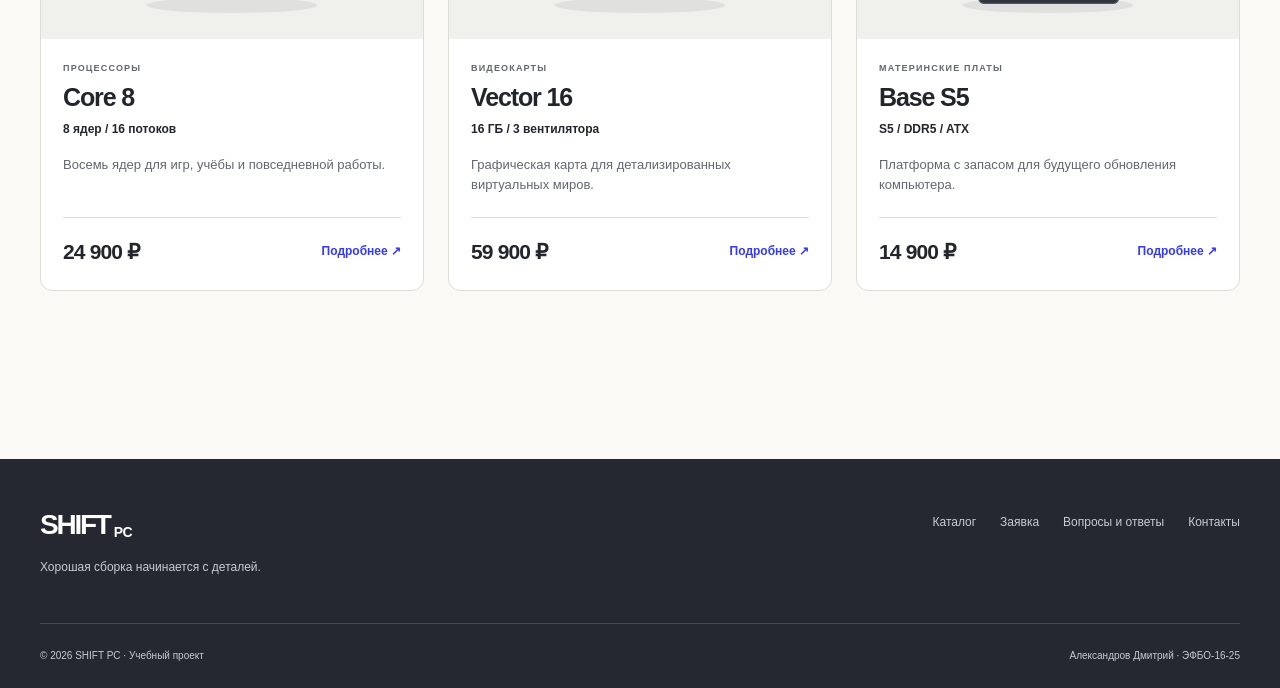
<file: product-ssd.html>
<!DOCTYPE html>
<html lang="ru">
  <head>
    <meta charset="UTF-8">
    <meta name="viewport" content="width=device-width, initial-scale=1">
    <meta name="description" content="Flash 1TB: 1 ТБ / NVMe / M.2. Описание и характеристики вымышленной модели SHIFT PC.">
    <title>
      Flash 1TB — SHIFT PC
    </title>
    <link rel="icon" href="images/favicon.svg" type="image/svg+xml">
    <link rel="stylesheet" href="css/style.css">
    <script src="js/main.js" defer>
    </script>
  </head>
  <body id="top">
    <a class="skip-link" href="#main">
      Перейти к содержимому
    </a>
    <div class="notice">
      <div class="container notice__inner">
        <span>
          Учебный магазин · вымышленные товары и цены
        </span>
        <span>
          Собери свой следующий шаг
        </span>
      </div>
    </div>
    <header class="site-header">
      <div class="container site-header__inner">
        <a class="logo" href="index.html" aria-label="SHIFT PC — главная">
          <span class="logo__mark" aria-hidden="true">
            ↗
          </span>
          SHIFT
          <span class="logo__suffix">
            PC
          </span>
        </a>
        <nav class="site-nav" aria-label="Основная навигация">
          <ul class="site-nav__list">
            <li>
              <a class="site-nav__link" href="index.html">
                Главная
              </a>
            </li>
            <li>
              <a class="site-nav__link site-nav__link--active" href="catalog.html">
                Каталог
              </a>
            </li>
            <li>
              <a class="site-nav__link" href="compare.html">
                Сравнение
              </a>
            </li>
            <li>
              <a class="site-nav__link" href="delivery.html">
                Доставка
              </a>
            </li>
            <li>
              <a class="site-nav__link" href="contacts.html">
                Контакты
              </a>
            </li>
          </ul>
        </nav>
        <a class="button button--small" href="order.html">
          Оставить заявку
          <span aria-hidden="true">
            ↗
          </span>
        </a>
      </div>
    </header>
    <main id="main">
      <div class="container page">
        <nav class="breadcrumbs" aria-label="Хлебные крошки">
          <a href="index.html">
            Главная
          </a>
          <span>
            /
          </span>
          <a href="catalog.html">
            Каталог
          </a>
          <span>
            /
          </span>
          <span aria-current="page">
            Flash 1TB
          </span>
        </nav>
        <section class="product-detail" aria-labelledby="product-title">
          <div class="product-detail__visual">
            <span class="product-card__badge">
              Быстрый старт
            </span>
            <img src="images/ssd.svg" width="380" height="320" alt="Схематичное изображение Flash 1TB">
          </div>
          <div class="product-detail__copy">
            <p class="eyebrow">
              Накопители / SHIFT PC
            </p>
            <h1 id="product-title">
              Flash 1TB
            </h1>
            <p class="product-detail__lead">
              Место для системы, проектов и любимых игр.
            </p>
            <p class="spec-chip">
              1 ТБ / NVMe / M.2
            </p>
            <p class="product-detail__price">
              7 900 ₽
            </p>
            <p class="muted">
              Демонстрационная цена · вымышленная модель
            </p>
            <div class="button-row">
              <a href="order.html" class="button">
                Оставить заявку ↗
              </a>
              <button type="button" class="button button--outline" data-open-dialog>
                Как это работает?
              </button>
            </div>
            <p class="product-detail__hint">
              Выберите «Flash 1TB» в поле товара на странице заявки.
            </p>
            <a class="text-link" href="#specifications">
              К характеристикам ↓
            </a>
          </div>
        </section>
        <div class="detail-layout">
          <section id="specifications">
            <p class="eyebrow">
              Всё по делу
            </p>
            <h2>
              Характеристики
            </h2>
            <div class="table-scroll" tabindex="0" role="region" aria-label="Таблица характеристик Flash 1TB">
              <table class="spec-table">
                <caption>
                  Параметры учебной модели Flash 1TB
                </caption>
                <thead>
                  <tr>
                    <th scope="col">
                      Параметр
                    </th>
                    <th scope="col">
                      Значение
                    </th>
                  </tr>
                </thead>
                <tbody>
                  <tr>
                    <th scope="row">
                      Объём
                    </th>
                    <td>
                      1 ТБ
                    </td>
                  </tr>
                  <tr>
                    <th scope="row">
                      Форм-фактор
                    </th>
                    <td>
                      M.2 2280
                    </td>
                  </tr>
                  <tr>
                    <th scope="row">
                      Интерфейс
                    </th>
                    <td>
                      PCIe 4.0
                    </td>
                  </tr>
                  <tr>
                    <th scope="row">
                      Протокол
                    </th>
                    <td>
                      NVMe
                    </td>
                  </tr>
                </tbody>
              </table>
            </div>
          </section>
          <aside class="help-card">
            <span class="eyebrow">
              Перед выбором
            </span>
            <h2>
              Каждая деталь важна.
            </h2>
            <p>
              Сверьте параметры будущей сборки и бюджет. На странице сравнения есть два примера наборов.
            </p>
            <a href="compare.html" class="text-link">
              Посмотреть наборы ↗
            </a>
            <hr>
            <a href="delivery.html" class="text-link">
              Доставка и оплата ↗
            </a>
          </aside>
        </div>
        <section class="section">
          <div class="section-heading">
            <div>
              <p class="eyebrow">
                Продолжить сборку
              </p>
              <h2>
                Ещё в каталоге
              </h2>
            </div>
          </div>
          <div class="product-grid">
            <article class="product-card">
              <a class="product-card__visual" href="product.html" tabindex="-1" aria-hidden="true">
                <span class="product-card__badge">
                  Хит
                </span>
                <img src="images/cpu.svg" alt="" width="380" height="320" loading="lazy">
              </a>
              <div class="product-card__body">
                <p class="eyebrow">
                  Процессоры
                </p>
                <h3 class="product-card__title">
                  <a href="product.html">
                    Core 8
                  </a>
                </h3>
                <p class="product-card__spec">
                  8 ядер / 16 потоков
                </p>
                <p>
                  Восемь ядер для игр, учёбы и повседневной работы.
                </p>
                <div class="product-card__bottom">
                  <strong>
                    24 900 ₽
                  </strong>
                  <a class="product-card__link" href="product.html" aria-label="Подробнее о Core 8">
                    Подробнее
                    <span aria-hidden="true">
                      ↗
                    </span>
                  </a>
                </div>
              </div>
            </article>
            <article class="product-card">
              <a class="product-card__visual" href="product-gpu.html" tabindex="-1" aria-hidden="true">
                <span class="product-card__badge">
                  Новинка
                </span>
                <img src="images/gpu.svg" alt="" width="380" height="320" loading="lazy">
              </a>
              <div class="product-card__body">
                <p class="eyebrow">
                  Видеокарты
                </p>
                <h3 class="product-card__title">
                  <a href="product-gpu.html">
                    Vector 16
                  </a>
                </h3>
                <p class="product-card__spec">
                  16 ГБ / 3 вентилятора
                </p>
                <p>
                  Графическая карта для детализированных виртуальных миров.
                </p>
                <div class="product-card__bottom">
                  <strong>
                    59 900 ₽
                  </strong>
                  <a class="product-card__link" href="product-gpu.html" aria-label="Подробнее о Vector 16">
                    Подробнее
                    <span aria-hidden="true">
                      ↗
                    </span>
                  </a>
                </div>
              </div>
            </article>
            <article class="product-card">
              <a class="product-card__visual" href="product-board.html" tabindex="-1" aria-hidden="true">
                <span class="product-card__badge">
                  Основа сборки
                </span>
                <img src="images/board.svg" alt="" width="380" height="320" loading="lazy">
              </a>
              <div class="product-card__body">
                <p class="eyebrow">
                  Материнские платы
                </p>
                <h3 class="product-card__title">
                  <a href="product-board.html">
                    Base S5
                  </a>
                </h3>
                <p class="product-card__spec">
                  S5 / DDR5 / ATX
                </p>
                <p>
                  Платформа с запасом для будущего обновления компьютера.
                </p>
                <div class="product-card__bottom">
                  <strong>
                    14 900 ₽
                  </strong>
                  <a class="product-card__link" href="product-board.html" aria-label="Подробнее о Base S5">
                    Подробнее
                    <span aria-hidden="true">
                      ↗
                    </span>
                  </a>
                </div>
              </div>
            </article>
          </div>
        </section>
      </div>
    </main>
    <footer class="site-footer">
      <div class="container">
        <div class="site-footer__top">
          <div>
            <a class="logo logo--light" href="index.html">
              SHIFT
              <span class="logo__suffix">
                PC
              </span>
            </a>
            <p>
              Хорошая сборка начинается с деталей.
            </p>
          </div>
          <nav aria-label="Навигация в подвале">
            <a href="catalog.html">
              Каталог
            </a>
            <a href="order.html">
              Заявка
            </a>
            <a href="index.html#faq">
              Вопросы и ответы
            </a>
            <a href="contacts.html">
              Контакты
            </a>
          </nav>
        </div>
        <div class="site-footer__bottom">
          <span>
            © 2026 SHIFT PC · Учебный проект
          </span>
          <span>
            Александров Дмитрий · ЭФБО-16-25
          </span>
        </div>
      </div>
    </footer>
    <a class="back-top" href="#top" aria-label="Наверх">
      ↑
    </a>
    <dialog class="info-dialog" id="info-dialog" aria-labelledby="dialog-title">
      <div class="info-dialog__head">
        <p class="eyebrow">
          Перед оформлением
        </p>
        <button class="icon-button" type="button" data-close-dialog aria-label="Закрыть окно">
          ×
        </button>
      </div>
      <h2 id="dialog-title">
        Как работает заявка
      </h2>
      <p>
        Выберите товар и заполните форму. В этом учебном проекте браузер проверяет поля и открывает страницу демонстрационного результата.
      </p>
      <p>
        <strong>
          Заказ не создаётся, данные не отправляются менеджеру.
        </strong>
        Используйте только вымышленные данные.
      </p>
      <a class="button" href="order.html">
        Перейти к форме
      </a>
    </dialog>
  </body>
</html>
</file>
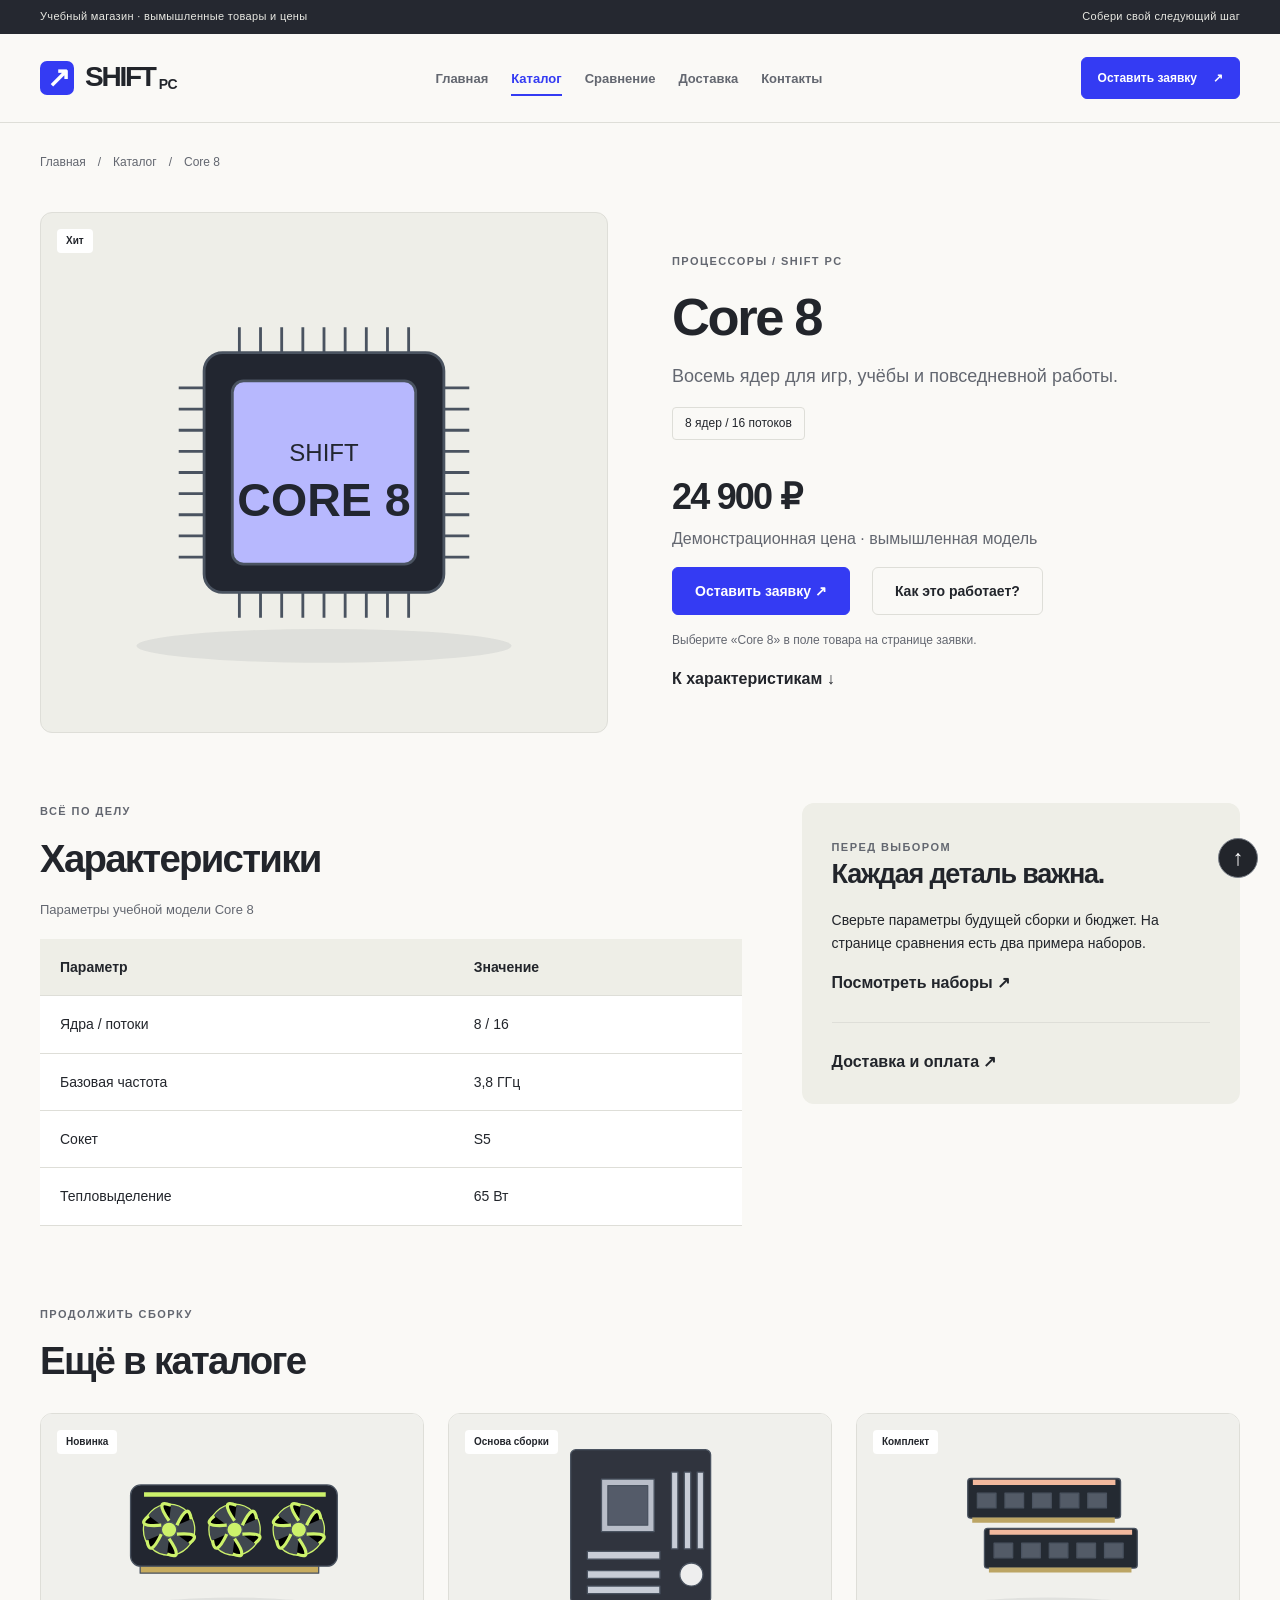
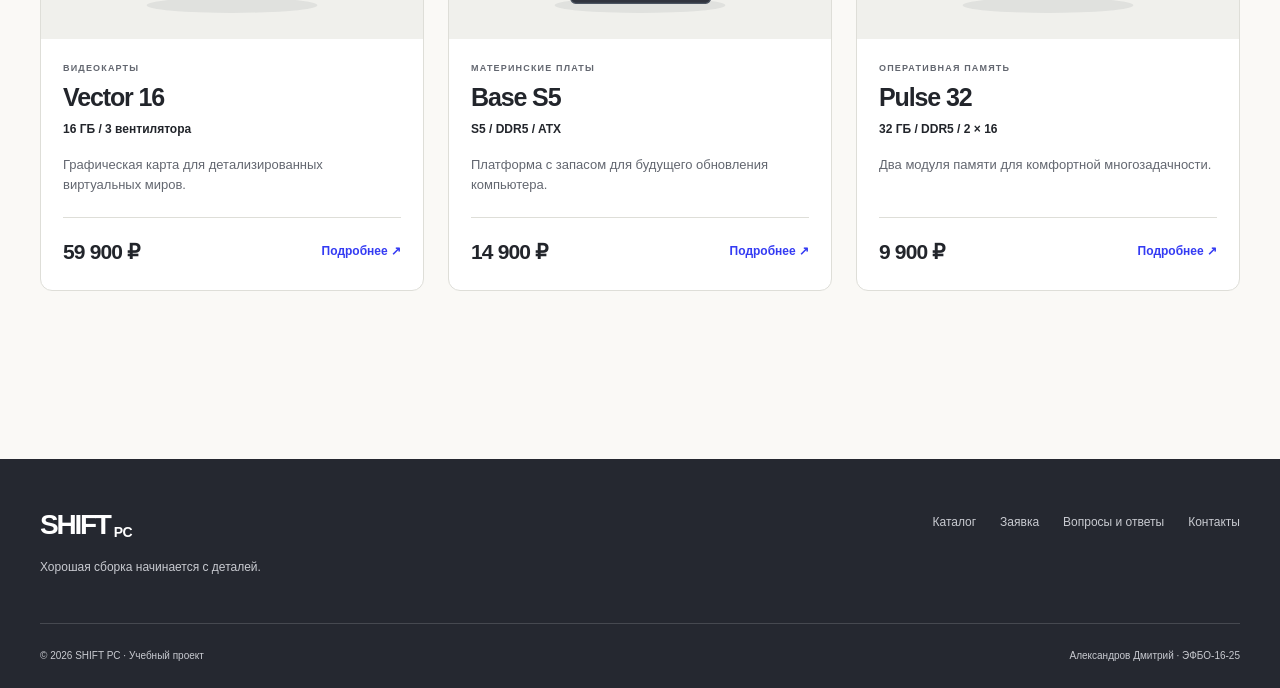
<file: product.html>
<!DOCTYPE html>
<html lang="ru">
  <head>
    <meta charset="UTF-8">
    <meta name="viewport" content="width=device-width, initial-scale=1">
    <meta name="description" content="Core 8: 8 ядер / 16 потоков. Описание и характеристики вымышленной модели SHIFT PC.">
    <title>
      Core 8 — SHIFT PC
    </title>
    <link rel="icon" href="images/favicon.svg" type="image/svg+xml">
    <link rel="stylesheet" href="css/style.css">
    <script src="js/main.js" defer>
    </script>
  </head>
  <body id="top">
    <a class="skip-link" href="#main">
      Перейти к содержимому
    </a>
    <div class="notice">
      <div class="container notice__inner">
        <span>
          Учебный магазин · вымышленные товары и цены
        </span>
        <span>
          Собери свой следующий шаг
        </span>
      </div>
    </div>
    <header class="site-header">
      <div class="container site-header__inner">
        <a class="logo" href="index.html" aria-label="SHIFT PC — главная">
          <span class="logo__mark" aria-hidden="true">
            ↗
          </span>
          SHIFT
          <span class="logo__suffix">
            PC
          </span>
        </a>
        <nav class="site-nav" aria-label="Основная навигация">
          <ul class="site-nav__list">
            <li>
              <a class="site-nav__link" href="index.html">
                Главная
              </a>
            </li>
            <li>
              <a class="site-nav__link site-nav__link--active" href="catalog.html">
                Каталог
              </a>
            </li>
            <li>
              <a class="site-nav__link" href="compare.html">
                Сравнение
              </a>
            </li>
            <li>
              <a class="site-nav__link" href="delivery.html">
                Доставка
              </a>
            </li>
            <li>
              <a class="site-nav__link" href="contacts.html">
                Контакты
              </a>
            </li>
          </ul>
        </nav>
        <a class="button button--small" href="order.html">
          Оставить заявку
          <span aria-hidden="true">
            ↗
          </span>
        </a>
      </div>
    </header>
    <main id="main">
      <div class="container page">
        <nav class="breadcrumbs" aria-label="Хлебные крошки">
          <a href="index.html">
            Главная
          </a>
          <span>
            /
          </span>
          <a href="catalog.html">
            Каталог
          </a>
          <span>
            /
          </span>
          <span aria-current="page">
            Core 8
          </span>
        </nav>
        <section class="product-detail" aria-labelledby="product-title">
          <div class="product-detail__visual">
            <span class="product-card__badge">
              Хит
            </span>
            <img src="images/cpu.svg" width="380" height="320" alt="Схематичное изображение Core 8">
          </div>
          <div class="product-detail__copy">
            <p class="eyebrow">
              Процессоры / SHIFT PC
            </p>
            <h1 id="product-title">
              Core 8
            </h1>
            <p class="product-detail__lead">
              Восемь ядер для игр, учёбы и повседневной работы.
            </p>
            <p class="spec-chip">
              8 ядер / 16 потоков
            </p>
            <p class="product-detail__price">
              24 900 ₽
            </p>
            <p class="muted">
              Демонстрационная цена · вымышленная модель
            </p>
            <div class="button-row">
              <a href="order.html" class="button">
                Оставить заявку ↗
              </a>
              <button type="button" class="button button--outline" data-open-dialog>
                Как это работает?
              </button>
            </div>
            <p class="product-detail__hint">
              Выберите «Core 8» в поле товара на странице заявки.
            </p>
            <a class="text-link" href="#specifications">
              К характеристикам ↓
            </a>
          </div>
        </section>
        <div class="detail-layout">
          <section id="specifications">
            <p class="eyebrow">
              Всё по делу
            </p>
            <h2>
              Характеристики
            </h2>
            <div class="table-scroll" tabindex="0" role="region" aria-label="Таблица характеристик Core 8">
              <table class="spec-table">
                <caption>
                  Параметры учебной модели Core 8
                </caption>
                <thead>
                  <tr>
                    <th scope="col">
                      Параметр
                    </th>
                    <th scope="col">
                      Значение
                    </th>
                  </tr>
                </thead>
                <tbody>
                  <tr>
                    <th scope="row">
                      Ядра / потоки
                    </th>
                    <td>
                      8 / 16
                    </td>
                  </tr>
                  <tr>
                    <th scope="row">
                      Базовая частота
                    </th>
                    <td>
                      3,8 ГГц
                    </td>
                  </tr>
                  <tr>
                    <th scope="row">
                      Сокет
                    </th>
                    <td>
                      S5
                    </td>
                  </tr>
                  <tr>
                    <th scope="row">
                      Тепловыделение
                    </th>
                    <td>
                      65 Вт
                    </td>
                  </tr>
                </tbody>
              </table>
            </div>
          </section>
          <aside class="help-card">
            <span class="eyebrow">
              Перед выбором
            </span>
            <h2>
              Каждая деталь важна.
            </h2>
            <p>
              Сверьте параметры будущей сборки и бюджет. На странице сравнения есть два примера наборов.
            </p>
            <a href="compare.html" class="text-link">
              Посмотреть наборы ↗
            </a>
            <hr>
            <a href="delivery.html" class="text-link">
              Доставка и оплата ↗
            </a>
          </aside>
        </div>
        <section class="section">
          <div class="section-heading">
            <div>
              <p class="eyebrow">
                Продолжить сборку
              </p>
              <h2>
                Ещё в каталоге
              </h2>
            </div>
          </div>
          <div class="product-grid">
            <article class="product-card">
              <a class="product-card__visual" href="product-gpu.html" tabindex="-1" aria-hidden="true">
                <span class="product-card__badge">
                  Новинка
                </span>
                <img src="images/gpu.svg" alt="" width="380" height="320" loading="lazy">
              </a>
              <div class="product-card__body">
                <p class="eyebrow">
                  Видеокарты
                </p>
                <h3 class="product-card__title">
                  <a href="product-gpu.html">
                    Vector 16
                  </a>
                </h3>
                <p class="product-card__spec">
                  16 ГБ / 3 вентилятора
                </p>
                <p>
                  Графическая карта для детализированных виртуальных миров.
                </p>
                <div class="product-card__bottom">
                  <strong>
                    59 900 ₽
                  </strong>
                  <a class="product-card__link" href="product-gpu.html" aria-label="Подробнее о Vector 16">
                    Подробнее
                    <span aria-hidden="true">
                      ↗
                    </span>
                  </a>
                </div>
              </div>
            </article>
            <article class="product-card">
              <a class="product-card__visual" href="product-board.html" tabindex="-1" aria-hidden="true">
                <span class="product-card__badge">
                  Основа сборки
                </span>
                <img src="images/board.svg" alt="" width="380" height="320" loading="lazy">
              </a>
              <div class="product-card__body">
                <p class="eyebrow">
                  Материнские платы
                </p>
                <h3 class="product-card__title">
                  <a href="product-board.html">
                    Base S5
                  </a>
                </h3>
                <p class="product-card__spec">
                  S5 / DDR5 / ATX
                </p>
                <p>
                  Платформа с запасом для будущего обновления компьютера.
                </p>
                <div class="product-card__bottom">
                  <strong>
                    14 900 ₽
                  </strong>
                  <a class="product-card__link" href="product-board.html" aria-label="Подробнее о Base S5">
                    Подробнее
                    <span aria-hidden="true">
                      ↗
                    </span>
                  </a>
                </div>
              </div>
            </article>
            <article class="product-card">
              <a class="product-card__visual" href="product-ram.html" tabindex="-1" aria-hidden="true">
                <span class="product-card__badge">
                  Комплект
                </span>
                <img src="images/ram.svg" alt="" width="380" height="320" loading="lazy">
              </a>
              <div class="product-card__body">
                <p class="eyebrow">
                  Оперативная память
                </p>
                <h3 class="product-card__title">
                  <a href="product-ram.html">
                    Pulse 32
                  </a>
                </h3>
                <p class="product-card__spec">
                  32 ГБ / DDR5 / 2 × 16
                </p>
                <p>
                  Два модуля памяти для комфортной многозадачности.
                </p>
                <div class="product-card__bottom">
                  <strong>
                    9 900 ₽
                  </strong>
                  <a class="product-card__link" href="product-ram.html" aria-label="Подробнее о Pulse 32">
                    Подробнее
                    <span aria-hidden="true">
                      ↗
                    </span>
                  </a>
                </div>
              </div>
            </article>
          </div>
        </section>
      </div>
    </main>
    <footer class="site-footer">
      <div class="container">
        <div class="site-footer__top">
          <div>
            <a class="logo logo--light" href="index.html">
              SHIFT
              <span class="logo__suffix">
                PC
              </span>
            </a>
            <p>
              Хорошая сборка начинается с деталей.
            </p>
          </div>
          <nav aria-label="Навигация в подвале">
            <a href="catalog.html">
              Каталог
            </a>
            <a href="order.html">
              Заявка
            </a>
            <a href="index.html#faq">
              Вопросы и ответы
            </a>
            <a href="contacts.html">
              Контакты
            </a>
          </nav>
        </div>
        <div class="site-footer__bottom">
          <span>
            © 2026 SHIFT PC · Учебный проект
          </span>
          <span>
            Александров Дмитрий · ЭФБО-16-25
          </span>
        </div>
      </div>
    </footer>
    <a class="back-top" href="#top" aria-label="Наверх">
      ↑
    </a>
    <dialog class="info-dialog" id="info-dialog" aria-labelledby="dialog-title">
      <div class="info-dialog__head">
        <p class="eyebrow">
          Перед оформлением
        </p>
        <button class="icon-button" type="button" data-close-dialog aria-label="Закрыть окно">
          ×
        </button>
      </div>
      <h2 id="dialog-title">
        Как работает заявка
      </h2>
      <p>
        Выберите товар и заполните форму. В этом учебном проекте браузер проверяет поля и открывает страницу демонстрационного результата.
      </p>
      <p>
        <strong>
          Заказ не создаётся, данные не отправляются менеджеру.
        </strong>
        Используйте только вымышленные данные.
      </p>
      <a class="button" href="order.html">
        Перейти к форме
      </a>
    </dialog>
  </body>
</html>
</file>
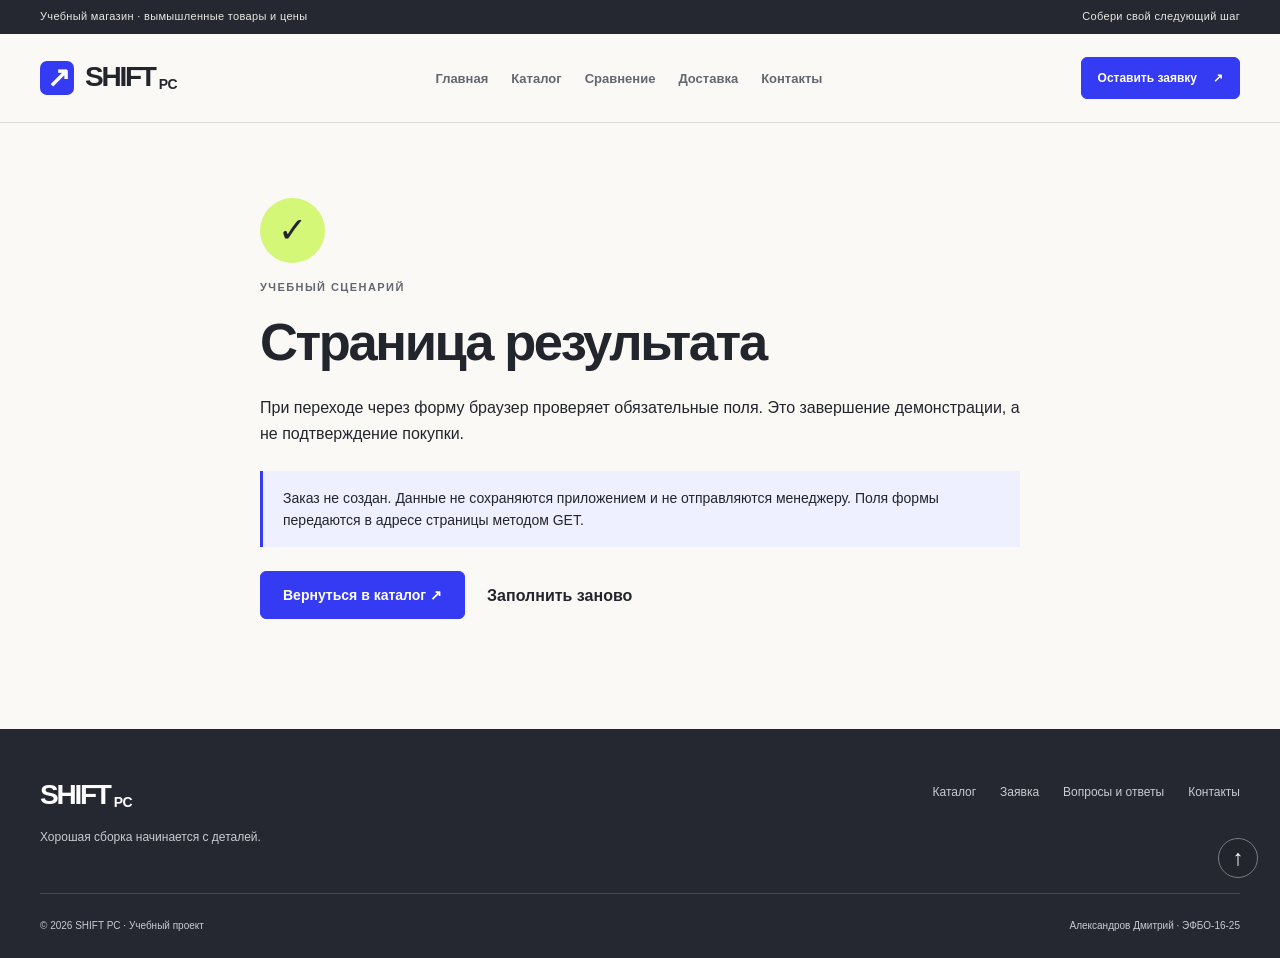
<file: thanks.html>
<!DOCTYPE html>
<html lang="ru">
  <head>
    <meta charset="UTF-8">
    <meta name="viewport" content="width=device-width, initial-scale=1">
    <meta name="description" content="Завершение учебного сценария заявки SHIFT PC без создания реального заказа.">
    <title>
      Результат демонстрации — SHIFT PC
    </title>
    <link rel="icon" href="images/favicon.svg" type="image/svg+xml">
    <link rel="stylesheet" href="css/style.css">
    <script src="js/main.js" defer>
    </script>
  </head>
  <body id="top">
    <a class="skip-link" href="#main">
      Перейти к содержимому
    </a>
    <div class="notice">
      <div class="container notice__inner">
        <span>
          Учебный магазин · вымышленные товары и цены
        </span>
        <span>
          Собери свой следующий шаг
        </span>
      </div>
    </div>
    <header class="site-header">
      <div class="container site-header__inner">
        <a class="logo" href="index.html" aria-label="SHIFT PC — главная">
          <span class="logo__mark" aria-hidden="true">
            ↗
          </span>
          SHIFT
          <span class="logo__suffix">
            PC
          </span>
        </a>
        <nav class="site-nav" aria-label="Основная навигация">
          <ul class="site-nav__list">
            <li>
              <a class="site-nav__link" href="index.html">
                Главная
              </a>
            </li>
            <li>
              <a class="site-nav__link" href="catalog.html">
                Каталог
              </a>
            </li>
            <li>
              <a class="site-nav__link" href="compare.html">
                Сравнение
              </a>
            </li>
            <li>
              <a class="site-nav__link" href="delivery.html">
                Доставка
              </a>
            </li>
            <li>
              <a class="site-nav__link" href="contacts.html">
                Контакты
              </a>
            </li>
          </ul>
        </nav>
        <a class="button button--small" href="order.html">
          Оставить заявку
          <span aria-hidden="true">
            ↗
          </span>
        </a>
      </div>
    </header>
    <main id="main">
      <section class="container result">
        <p class="result__icon" aria-hidden="true">
          ✓
        </p>
        <p class="eyebrow">
          Учебный сценарий
        </p>
        <h1>
          Страница результата
        </h1>
        <p>
          При переходе через форму браузер проверяет обязательные поля. Это завершение демонстрации, а не подтверждение покупки.
        </p>
        <p class="callout">
          Заказ не создан. Данные не сохраняются приложением и не отправляются менеджеру. Поля формы передаются в адресе страницы методом GET.
        </p>
        <div class="button-row">
          <a href="catalog.html" class="button">
            Вернуться в каталог ↗
          </a>
          <a href="order.html" class="text-link">
            Заполнить заново
          </a>
        </div>
      </section>
    </main>
    <footer class="site-footer">
      <div class="container">
        <div class="site-footer__top">
          <div>
            <a class="logo logo--light" href="index.html">
              SHIFT
              <span class="logo__suffix">
                PC
              </span>
            </a>
            <p>
              Хорошая сборка начинается с деталей.
            </p>
          </div>
          <nav aria-label="Навигация в подвале">
            <a href="catalog.html">
              Каталог
            </a>
            <a href="order.html">
              Заявка
            </a>
            <a href="index.html#faq">
              Вопросы и ответы
            </a>
            <a href="contacts.html">
              Контакты
            </a>
          </nav>
        </div>
        <div class="site-footer__bottom">
          <span>
            © 2026 SHIFT PC · Учебный проект
          </span>
          <span>
            Александров Дмитрий · ЭФБО-16-25
          </span>
        </div>
      </div>
    </footer>
    <a class="back-top" href="#top" aria-label="Наверх">
      ↑
    </a>
    <dialog class="info-dialog" id="info-dialog" aria-labelledby="dialog-title">
      <div class="info-dialog__head">
        <p class="eyebrow">
          Перед оформлением
        </p>
        <button class="icon-button" type="button" data-close-dialog aria-label="Закрыть окно">
          ×
        </button>
      </div>
      <h2 id="dialog-title">
        Как работает заявка
      </h2>
      <p>
        Выберите товар и заполните форму. В этом учебном проекте браузер проверяет поля и открывает страницу демонстрационного результата.
      </p>
      <p>
        <strong>
          Заказ не создаётся, данные не отправляются менеджеру.
        </strong>
        Используйте только вымышленные данные.
      </p>
      <a class="button" href="order.html">
        Перейти к форме
      </a>
    </dialog>
  </body>
</html>
</file>
<file: css/style.css>
/* 1. Общие настройки. Меняем переменные — меняется оформление всего сайта. */
:root {
  --color-bg: #faf9f6;
  --color-surface: #ffffff;
  --color-text: #22252b;
  --color-muted: #636770;
  --color-primary: #343bf3;
  --color-primary-dark: #242bbd;
  --color-line: #deded8;
  --color-tint: #eeeee7;
  --color-accent: #d5f777;
  --space-sm: 8px;
  --space-md: 16px;
  --space-lg: 32px;
  --radius: 12px;
}
* { box-sizing: border-box; }
html { scroll-behavior: smooth; scroll-padding-top: 120px; }
body { margin: 0; background: var(--color-bg); color: var(--color-text); font-family: Arial, Helvetica, sans-serif; font-size: 16px; line-height: 1.6; }
img { display: block; max-width: 100%; height: auto; }
a { color: inherit; text-underline-offset: 4px; }
button, input, select, textarea { font: inherit; }
button, a, input, select, textarea, summary { -webkit-tap-highlight-color: transparent; }
a:focus-visible, button:focus-visible, input:focus-visible, select:focus-visible, textarea:focus-visible, summary:focus-visible, [tabindex="0"]:focus-visible { outline: 3px solid var(--color-primary); outline-offset: 4px; }
h1, h2, h3, p { margin-top: 0; }
h1, h2, h3 { line-height: 1.13; letter-spacing: -0.045em; }
h1 { font-size: clamp(38px, 4.1vw, 62px); margin-bottom: 24px; }
h2 { font-size: clamp(28px, 3vw, 40px); margin-bottom: 20px; }
h3 { font-size: 24px; margin-bottom: 12px; }
p { margin-bottom: 16px; }
small { color: var(--color-muted); font-size: 13px; }
hr { border: 0; border-top: 1px solid var(--color-line); margin: 26px 0; }
.container { width: min(1200px, calc(100% - 64px)); margin-inline: auto; }
.section { padding-block: 80px; }
.section--tint { background: var(--color-tint); }
.page { padding-top: 30px; padding-bottom: 88px; min-height: 65vh; }
.page-heading { max-width: 860px; margin-block: 38px 48px; }
.page-heading > p:last-child { font-size: 18px; color: var(--color-muted); max-width: 720px; }
.eyebrow { font-size: 11px; font-weight: 700; text-transform: uppercase; letter-spacing: .13em; color: var(--color-muted); }
.muted { color: var(--color-muted); }
.text-link { font-weight: 700; text-decoration: none; }
.text-link:hover { color: var(--color-primary); text-decoration: underline; }
.skip-link { position: fixed; top: 12px; left: 12px; z-index: 100; background: var(--color-text); color: white; padding: 14px; transform: translateY(-160%); }
.skip-link:focus { transform: translateY(0); }
/* 2. Шапка и Flexbox-навигация. */
.notice { background: #252830; color: #e8e8e2; font-size: 11px; letter-spacing: .03em; }
.notice__inner { display: flex; justify-content: space-between; gap: 20px; padding-block: 8px; }
.site-header { position: sticky; top: 0; z-index: 20; background: var(--color-bg); border-bottom: 1px solid var(--color-line); }
.site-header__inner { display: flex; align-items: center; justify-content: space-between; gap: 28px; min-height: 88px; }
.logo { display: inline-flex; align-items: center; gap: 4px; font-weight: 900; font-size: 28px; letter-spacing: -.08em; text-decoration: none; white-space: nowrap; }
.logo__mark { background: var(--color-primary); color: white; width: 34px; height: 34px; display: grid; place-items: center; line-height: 1; margin-right: 7px; border-radius: 7px; font-size: 28px; }
.logo__suffix { font-size: 14px; letter-spacing: -.03em; align-self: flex-end; margin-bottom: 5px; }
.site-nav__list { list-style: none; margin: 0; padding: 0; display: flex; gap: 23px; flex-wrap: wrap; }
.site-nav__link { font-size: 13px; font-weight: 700; text-decoration: none; color: var(--color-muted); padding-block: 8px; }
.site-nav__link:hover, .site-nav__link--active { color: var(--color-primary); }
.site-nav__link--active { border-bottom: 2px solid var(--color-primary); }
.button { display: inline-flex; align-items: center; justify-content: center; gap: 16px; min-height: 48px; padding: 12px 22px; background: var(--color-primary); color: white; border: 1px solid var(--color-primary); border-radius: 6px; text-decoration: none; font-size: 14px; font-weight: 700; line-height: 1.35; cursor: pointer; }
.button:hover { background: var(--color-primary-dark); border-color: var(--color-primary-dark); }
.button--small { min-height: 42px; padding: 10px 16px; font-size: 12px; }
.button--outline { background: transparent; color: var(--color-text); border-color: var(--color-line); }
.button--outline:hover { background: var(--color-tint); color: var(--color-text); border-color: var(--color-text); }
button:disabled, .button--disabled { opacity: .55; cursor: not-allowed; }
button:disabled:hover { background: var(--color-primary); border-color: var(--color-primary); }
.button-row { display: flex; align-items: center; flex-wrap: wrap; gap: 22px; }
/* 3. Главный блок: двумерная раскладка Grid. */
.hero { padding-block: 56px 64px; border-bottom: 1px solid var(--color-line); }
.hero__grid { display: grid; grid-template-columns: 1.18fr 1fr; gap: 54px; align-items: center; }
.hero__copy h1 { font-size: clamp(36px, 3.8vw, 57px); line-height: 1.04; letter-spacing: -.06em; }
.hero__copy h1 span { color: var(--color-primary); }
.hero__copy > .eyebrow { display: flex; align-items: center; gap: 8px; margin-bottom: 26px; }
.status-dot { width: 7px; height: 7px; background: var(--color-primary); border-radius: 50%; }
.hero__intro { max-width: 455px; font-size: 17px; color: var(--color-muted); margin-block: 26px 30px; }
.hero__facts { display: flex; gap: 38px; margin-top: 36px; }
.hero__facts span { font-size: 11px; color: var(--color-muted); }
.hero__facts strong { font-size: 26px; color: var(--color-text); margin-right: 7px; letter-spacing: -.05em; }
.hero__visual { position: relative; min-height: 410px; padding: 26px; border-radius: var(--radius); overflow: hidden; background: #e9e9fb; }
.hero__visual > img { width: 340px; margin-inline: auto; position: relative; z-index: 1; transform: rotate(-12deg); }
.hero__orbit { position: absolute; width: 350px; height: 350px; border: 1px solid #c9caee; border-radius: 50%; top: 12px; left: 40px; }
.hero__sticker { position: absolute; right: 18px; top: 22px; background: var(--color-accent); padding: 12px 15px; z-index: 2; transform: rotate(8deg); font-size: 10px; font-weight: 700; line-height: 1.4; }
.hero__product { position: relative; z-index: 2; display: flex; justify-content: space-between; align-items: flex-end; border-top: 1px solid #c9caee; padding-top: 18px; }
.hero__product strong { display: block; font-size: 28px; letter-spacing: -.05em; line-height: 1.4; }
.hero__product span:last-child { font-size: 12px; color: var(--color-muted); }
.hero__arrow { display: grid; place-items: center; width: 44px; height: 44px; background: var(--color-text); color: white; border-radius: 50%; text-decoration: none; font-size: 25px; }
.hero__arrow:hover { background: var(--color-primary); }
/* 4. Карточки: БЭМ-блок product-card, элементы и модификаторы сетки. */
.section-heading { display: flex; align-items: flex-end; justify-content: space-between; gap: 24px; margin-bottom: 30px; }
.section-heading h2 { margin-bottom: 0; }
.product-grid { display: grid; grid-template-columns: repeat(3, minmax(0, 1fr)); gap: 24px; }
.product-card { border: 1px solid var(--color-line); border-radius: var(--radius); overflow: hidden; background: var(--color-surface); height: 100%; }
.product-card:hover { border-color: #aaaed0; }
.product-card__visual { position: relative; display: block; background: #f0f0ec; }
.product-card__visual img { width: 100%; height: 225px; object-fit: contain; padding: 10px; }
.product-card__badge { position: absolute; left: 16px; top: 16px; z-index: 1; background: var(--color-surface); padding: 4px 9px; border-radius: 4px; font-size: 10px; font-weight: 700; }
.product-card__body { padding: 22px; }
.product-card__body .eyebrow { margin-bottom: 8px; font-size: 9px; }
.product-card__title { margin-bottom: 8px; font-size: 25px; }
.product-card__title a { text-decoration: none; }
.product-card__title a:hover { color: var(--color-primary); }
.product-card__spec { font-size: 12px; font-weight: 700; }
.product-card__body > p:not(.eyebrow):not(.product-card__spec) { font-size: 13px; color: var(--color-muted); min-height: 42px; }
.product-card__bottom { border-top: 1px solid var(--color-line); padding-top: 17px; margin-top: 20px; display: flex; justify-content: space-between; align-items: center; gap: 10px; }
.product-card__bottom strong { font-size: 21px; letter-spacing: -.04em; }
.product-card__link { font-size: 12px; color: var(--color-primary); font-weight: 700; text-decoration: none; }
.product-card__link:hover { text-decoration: underline; }
.benefit-grid, .contact-grid { display: grid; grid-template-columns: repeat(3, minmax(0, 1fr)); gap: 32px; }
.benefit { border-top: 1px solid #c8c9bd; padding-top: 24px; }
.benefit__number { display: block; font-size: 11px; color: var(--color-primary); font-weight: 700; margin-bottom: 25px; letter-spacing: .09em; }
.benefit p { color: var(--color-muted); font-size: 14px; }
.faq-layout { display: grid; grid-template-columns: 1fr 1.3fr; gap: 60px; }
.faq__item { border-top: 1px solid var(--color-line); }
.faq__item:last-child { border-bottom: 1px solid var(--color-line); }
.faq__item summary { padding: 21px 24px 21px 0; font-weight: 700; cursor: pointer; }
.faq__item summary:hover { color: var(--color-primary); }
.faq__item p { font-size: 14px; color: var(--color-muted); padding-right: 24px; }
/* 5. Каталог и внутренняя навигация. */
.breadcrumbs { display: flex; flex-wrap: wrap; gap: 12px; font-size: 12px; color: var(--color-muted); }
.breadcrumbs a { text-decoration: none; }
.breadcrumbs a:hover { color: var(--color-primary); text-decoration: underline; }
.catalog-layout { display: grid; grid-template-columns: 220px minmax(0, 1fr); gap: 40px; align-items: start; }
.catalog-sidebar { position: sticky; top: 116px; border: 1px solid var(--color-line); border-radius: var(--radius); padding: 24px 20px; background: var(--color-surface); }
.catalog-sidebar h2 { font-size: 20px; }
.catalog-sidebar nav { display: flex; flex-direction: column; gap: 14px; }
.catalog-sidebar nav a { font-size: 13px; text-decoration: none; }
.catalog-sidebar nav a:hover { color: var(--color-primary); }
.filter { margin: 32px 0 0; padding: 20px 0 0; border: 0; border-top: 1px solid var(--color-line); }
.filter legend { font-size: 17px; font-weight: 700; padding-top: 20px; }
.filter p { font-size: 12px; }
.filter label { font-size: 12px; }
.filter input[type="number"] { margin-top: 6px; margin-bottom: 14px; }
.filter .button { width: 100%; margin-top: 12px; }
.catalog-toolbar { display: flex; align-items: center; justify-content: space-between; gap: 18px; margin-bottom: 25px; }
.catalog-toolbar h2 { margin: 0; font-size: 24px; }
.catalog-toolbar .text-link { font-size: 12px; }
.count { font-size: 12px; vertical-align: top; color: var(--color-muted); margin-left: 8px; }
.product-grid--catalog { grid-template-columns: repeat(2, minmax(0, 1fr)); }
.category-anchor { min-width: 0; }
/* 6. Страница товара и таблицы. */
.product-detail { display: grid; grid-template-columns: 1fr 1fr; gap: 64px; align-items: center; margin-block: 40px 70px; }
.product-detail__visual { position: relative; background: #eeeee8; border: 1px solid var(--color-line); border-radius: var(--radius); }
.product-detail__visual img { width: 100%; padding: 34px 15px; }
.product-detail__copy h1 { margin-bottom: 16px; }
.product-detail__lead { color: var(--color-muted); font-size: 18px; }
.spec-chip { display: inline-block; border: 1px solid var(--color-line); padding: 6px 12px; border-radius: 4px; font-size: 12px; }
.product-detail__price { font-size: 36px; font-weight: 700; letter-spacing: -.05em; margin: 12px 0 0; }
.product-detail__hint { color: var(--color-muted); font-size: 12px; margin-top: 16px; }
.detail-layout { display: grid; grid-template-columns: 1.6fr 1fr; gap: 60px; align-items: start; }
.table-scroll { overflow-x: auto; }
.spec-table { border-collapse: collapse; width: 100%; text-align: left; background: var(--color-surface); }
.spec-table caption { text-align: left; padding-bottom: 18px; font-size: 13px; color: var(--color-muted); }
.spec-table th, .spec-table td { padding: 17px 20px; border-bottom: 1px solid var(--color-line); font-size: 14px; }
.spec-table tbody th { font-weight: 400; }
.spec-table thead, .spec-table tfoot { background: var(--color-tint); }
.spec-table tbody tr:hover { background: #f8f8ff; }
.spec-table small { display: block; margin-top: 4px; }
.compare-table { min-width: 580px; }
.compare-table tfoot td { font-size: 23px; font-weight: 700; color: var(--color-primary); }
.help-card { background: var(--color-tint); padding: 30px; border-radius: var(--radius); }
.help-card h2 { font-size: 27px; }
.help-card p, .help-card li { font-size: 14px; }
.callout { background: #eeefff; border-left: 3px solid var(--color-primary); padding: 16px 20px; font-size: 14px; margin-block: 24px; }
/* 7. Форма: label, required, состояния фокуса. */
.order-layout { display: grid; grid-template-columns: 1.7fr 1fr; gap: 40px; align-items: start; }
.form-panel { padding: 32px; background: white; border: 1px solid var(--color-line); border-radius: var(--radius); }
.form-panel h2 { font-size: 28px; }
.form-grid { display: grid; grid-template-columns: 1fr 1fr; gap: 22px; }
.order-form__field { margin-bottom: 20px; }
.order-form__field label { display: block; font-size: 13px; font-weight: 700; margin-bottom: 8px; }
input:not([type="checkbox"]):not([type="radio"]), select, textarea { width: 100%; min-height: 46px; border: 1px solid #bfc1c7; border-radius: 5px; padding: 10px 12px; background: white; color: var(--color-text); font-size: 14px; }
input::placeholder, textarea::placeholder { color: #737780; }
input:disabled { background: var(--color-tint); }
textarea { resize: vertical; }
.order-form__field small { display: block; margin-top: 6px; }
.contact-method { border: 0; padding: 0; margin: 0 0 25px; }
.contact-method legend { font-weight: 700; font-size: 13px; margin-bottom: 12px; }
.checkbox { display: flex; align-items: flex-start; gap: 9px; font-size: 14px; margin-bottom: 10px; cursor: pointer; }
.checkbox input { accent-color: var(--color-primary); width: 17px; height: 17px; margin: 3px 0 0; flex-shrink: 0; }
.checkbox--agreement { margin-block: 22px; font-size: 12px; }
.form-actions { display: flex; flex-wrap: wrap; gap: 12px; }
.steps { padding-left: 20px; }
.steps li { margin-bottom: 18px; padding-left: 5px; }
.text-button { display: block; color: var(--color-primary); background: none; border: 0; padding: 0; text-align: left; margin-top: 20px; cursor: pointer; font-size: 13px; text-decoration: underline; }
.text-button:hover { color: var(--color-primary-dark); }
/* 8. Дополнительные страницы. */
.contact-card { border: 1px solid var(--color-line); background: white; padding: 30px; border-radius: var(--radius); }
.contact-card h2 { font-size: 25px; }
.contact-card > a { font-size: 20px; }
.contact-card > a:hover { color: var(--color-primary); }
.contact-card p { font-size: 14px; margin-top: 15px; }
.contact-banner { display: flex; justify-content: space-between; gap: 35px; align-items: center; background: #e9e9fb; padding: 42px; margin-top: 48px; border-radius: var(--radius); }
.contact-banner h2 { font-size: 32px; }
.process { display: grid; grid-template-columns: repeat(3, minmax(0, 1fr)); gap: 40px; padding-left: 24px; margin-block: 30px; }
.process li { padding-left: 8px; }
.process li::marker { color: var(--color-primary); font-weight: 700; }
.result { padding-block: 75px 110px; max-width: 760px; min-height: 60vh; }
.result__icon { width: 65px; height: 65px; border-radius: 50%; background: var(--color-accent); display: grid; place-items: center; font-size: 35px; }
/* 9. Модальное окно и фиксированная кнопка. */
.info-dialog { border: 1px solid var(--color-line); border-radius: 16px; max-width: 540px; width: calc(100% - 36px); padding: 32px; max-height: 85vh; overflow-y: auto; }
.info-dialog::backdrop { background: rgb(20 25 40 / 60%); }
.info-dialog__head { display: flex; justify-content: space-between; align-items: center; gap: 20px; margin-bottom: 20px; }
.info-dialog__head p { margin: 0; }
.info-dialog h2 { font-size: 32px; }
.icon-button { border: 1px solid var(--color-line); border-radius: 50%; background: white; width: 36px; height: 36px; cursor: pointer; font-size: 24px; line-height: 1; }
.icon-button:hover { background: var(--color-tint); }
.back-top { position: fixed; right: 22px; bottom: 22px; z-index: 30; display: grid; place-items: center; width: 40px; height: 40px; color: white; background: var(--color-text); border-radius: 50%; text-decoration: none; font-size: 22px; border: 1px solid #787e87; }
.back-top:hover { background: var(--color-primary); }
.site-footer { background: #252830; color: #c9cbd1; padding-block: 44px 24px; }
.logo--light { color: white; }
.site-footer__top { display: flex; justify-content: space-between; gap: 30px; padding-bottom: 30px; }
.site-footer__top p { font-size: 12px; margin-top: 10px; }
.site-footer nav { display: flex; flex-wrap: wrap; gap: 24px; align-items: flex-start; padding-top: 10px; }
.site-footer nav a { font-size: 12px; text-decoration: none; }
.site-footer nav a:hover { color: white; text-decoration: underline; }
.site-footer a:focus-visible { outline-color: var(--color-accent); }
.site-footer__bottom { border-top: 1px solid #464950; padding-top: 24px; display: flex; justify-content: space-between; gap: 20px; font-size: 10px; }
/* 10. Базовое поведение на узких экранах; сложная адаптация — отдельная КР. */
@media (max-width: 1050px) {
  .site-header__inner { flex-wrap: wrap; gap: 15px; padding-block: 16px; }
  .site-nav { order: 3; width: 100%; }
  .site-nav__list { justify-content: center; }
  .hero__grid { gap: 25px; }
  .hero__copy h1 { font-size: 40px; }
  .product-card__bottom { flex-wrap: wrap; }
  .product-detail { gap: 35px; }
  .order-layout { grid-template-columns: 1.6fr 1fr; gap: 24px; }
  .form-grid { grid-template-columns: 1fr; gap: 0; }
  .contact-grid, .benefit-grid { gap: 18px; }
  .contact-card { padding: 23px; }
  .contact-card > a { font-size: 16px; }
  html { scroll-padding-top: 165px; }
  .catalog-sidebar { top: 154px; }
}
@media (max-width: 760px) {
  .container { width: calc(100% - 36px); }
  .notice__inner > span:last-child { display: none; }
  .notice { font-size: 10px; }
  .site-header { position: relative; }
  .site-nav__list { justify-content: flex-start; gap: 14px; }
  .site-nav__link { font-size: 12px; }
  .hero { padding-top: 38px; }
  .hero__grid, .faq-layout, .detail-layout, .product-detail, .order-layout, .catalog-layout { grid-template-columns: 1fr; }
  .hero__copy h1 { font-size: clamp(35px, 7.7vw, 52px); }
  .hero__visual { min-height: 360px; margin-top: 15px; }
  .hero__visual > img { width: 280px; }
  .hero__orbit { left: 0; max-width: 100%; }
  .section { padding-block: 48px; }
  .section-heading { align-items: flex-start; }
  .section-heading > .text-link { font-size: 12px; flex-shrink: 0; }
  .product-grid, .benefit-grid, .contact-grid, .process { grid-template-columns: 1fr; }
  .product-card__visual img { height: 250px; }
  .product-card__body > p:not(.eyebrow):not(.product-card__spec) { min-height: 0; }
  .product-card__bottom { flex-wrap: nowrap; }
  .catalog-sidebar { position: static; }
  .catalog-sidebar nav { display: grid; grid-template-columns: 1fr 1fr; }
  .filter { margin-top: 20px; }
  .filter p { margin-bottom: 10px; }
  .product-detail { margin-block: 30px 50px; }
  .product-detail__visual img { max-height: 350px; }
  .form-panel { padding: 24px 20px; }
  .contact-banner, .site-footer__top, .site-footer__bottom { flex-direction: column; }
  .contact-banner { align-items: flex-start; padding: 28px; }
  .site-footer nav { gap: 18px; }
  .faq-layout { gap: 25px; }
  .page-heading { margin-block: 28px; }
  .back-top { right: 12px; bottom: 12px; }
  html { scroll-padding-top: 20px; }
}
@media (prefers-reduced-motion: reduce) {
  html { scroll-behavior: auto; }
}
</file>
